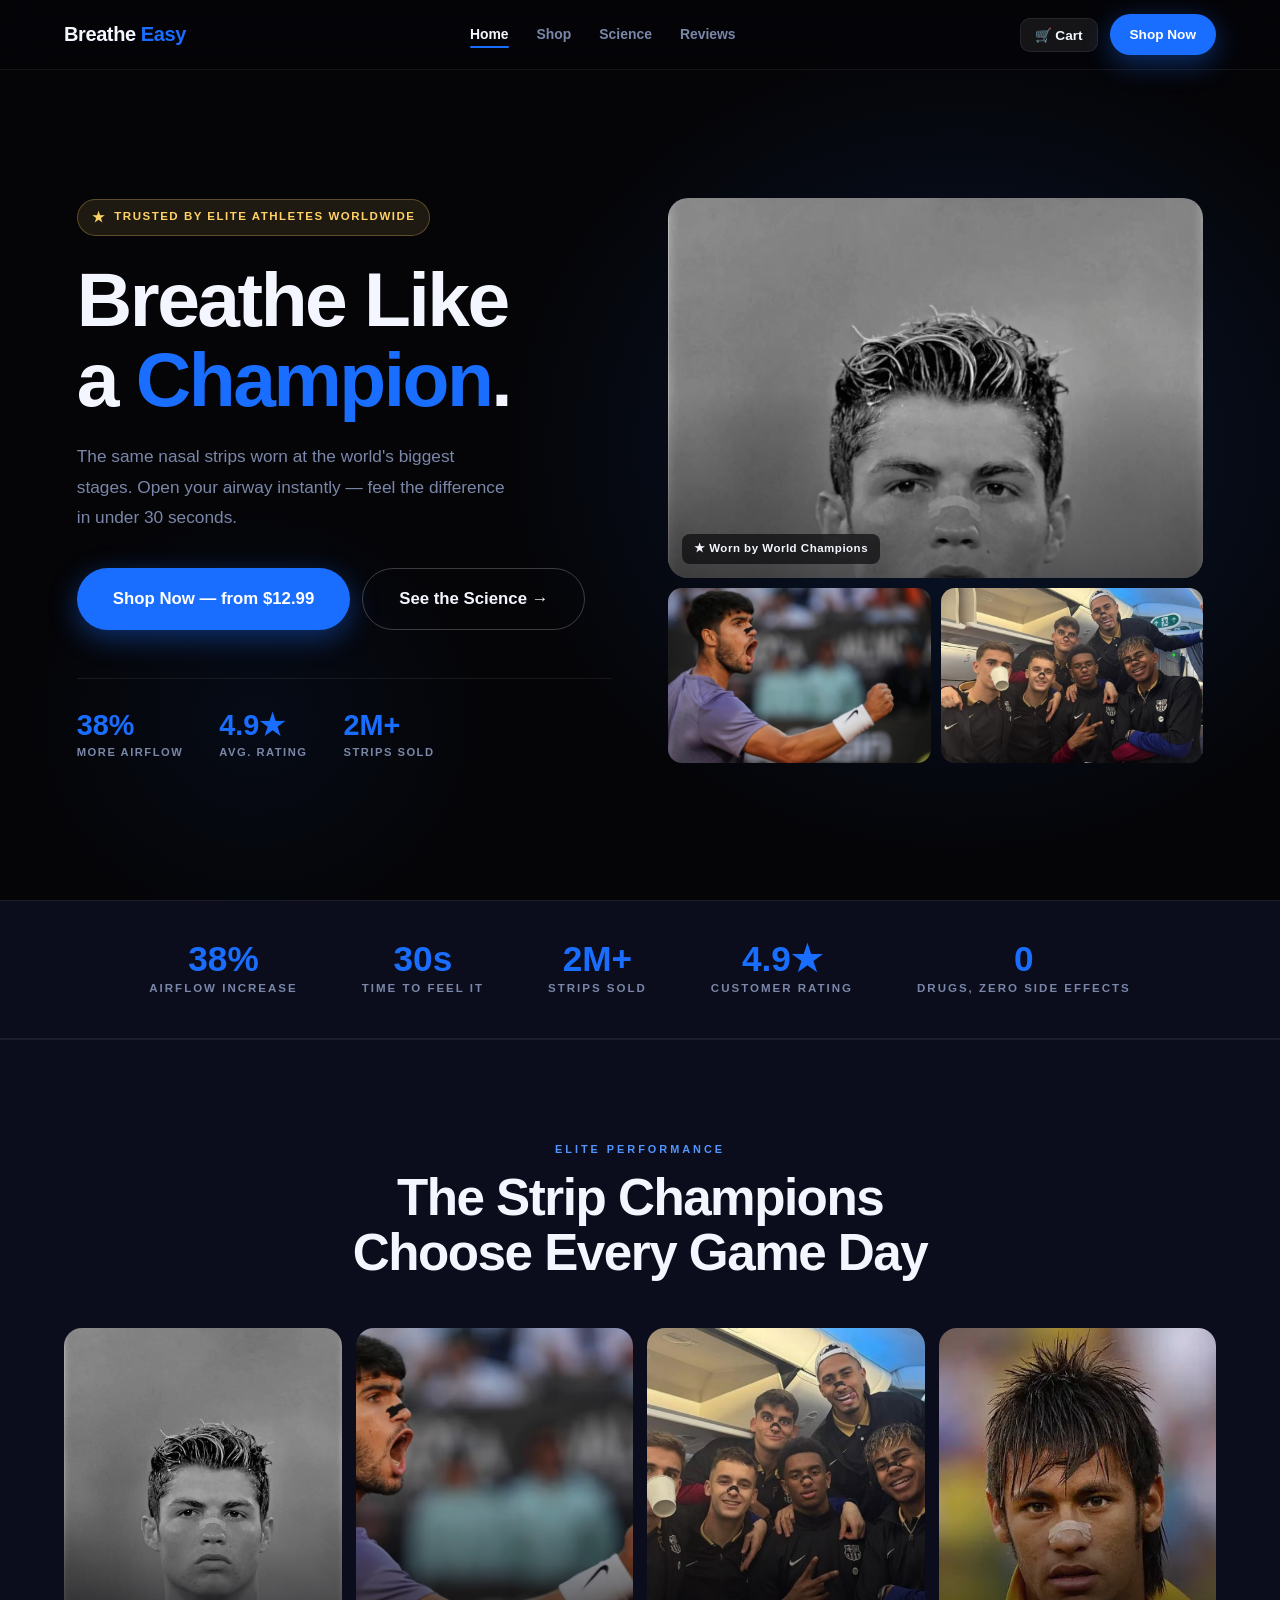
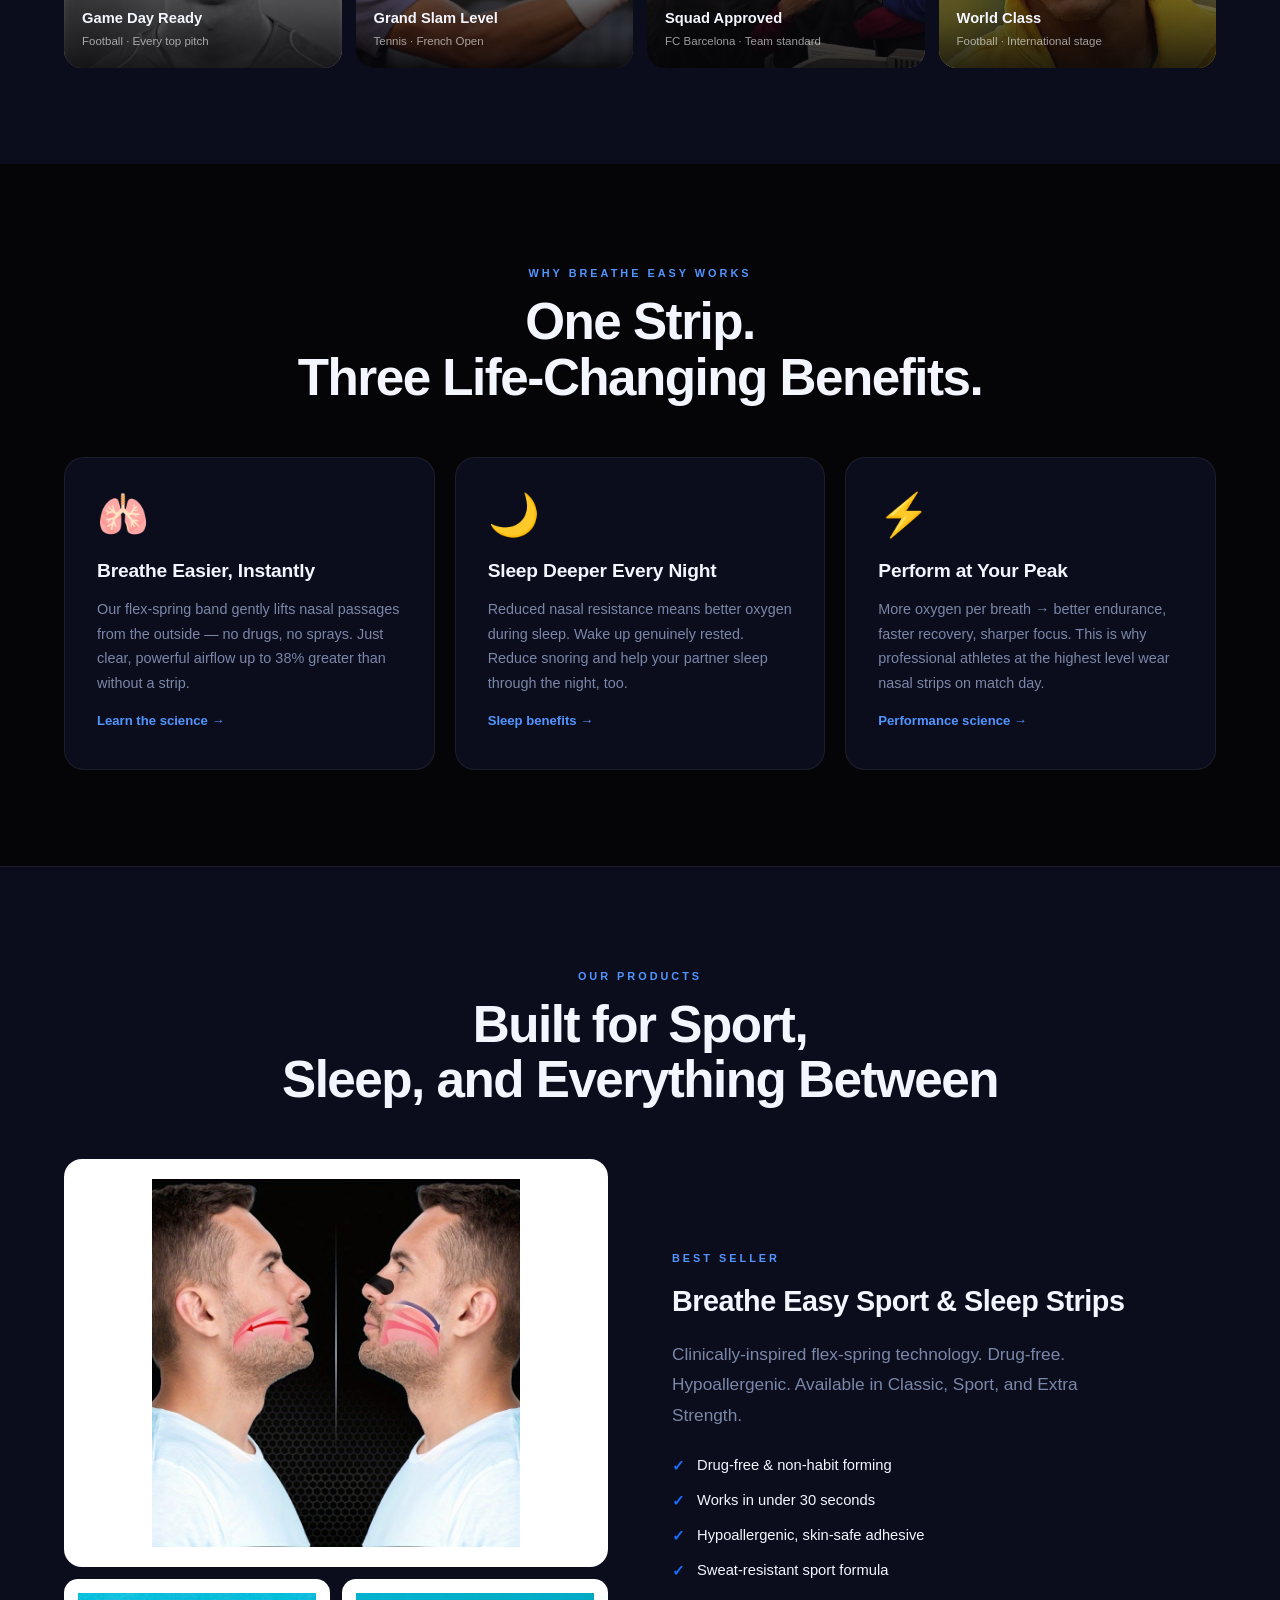
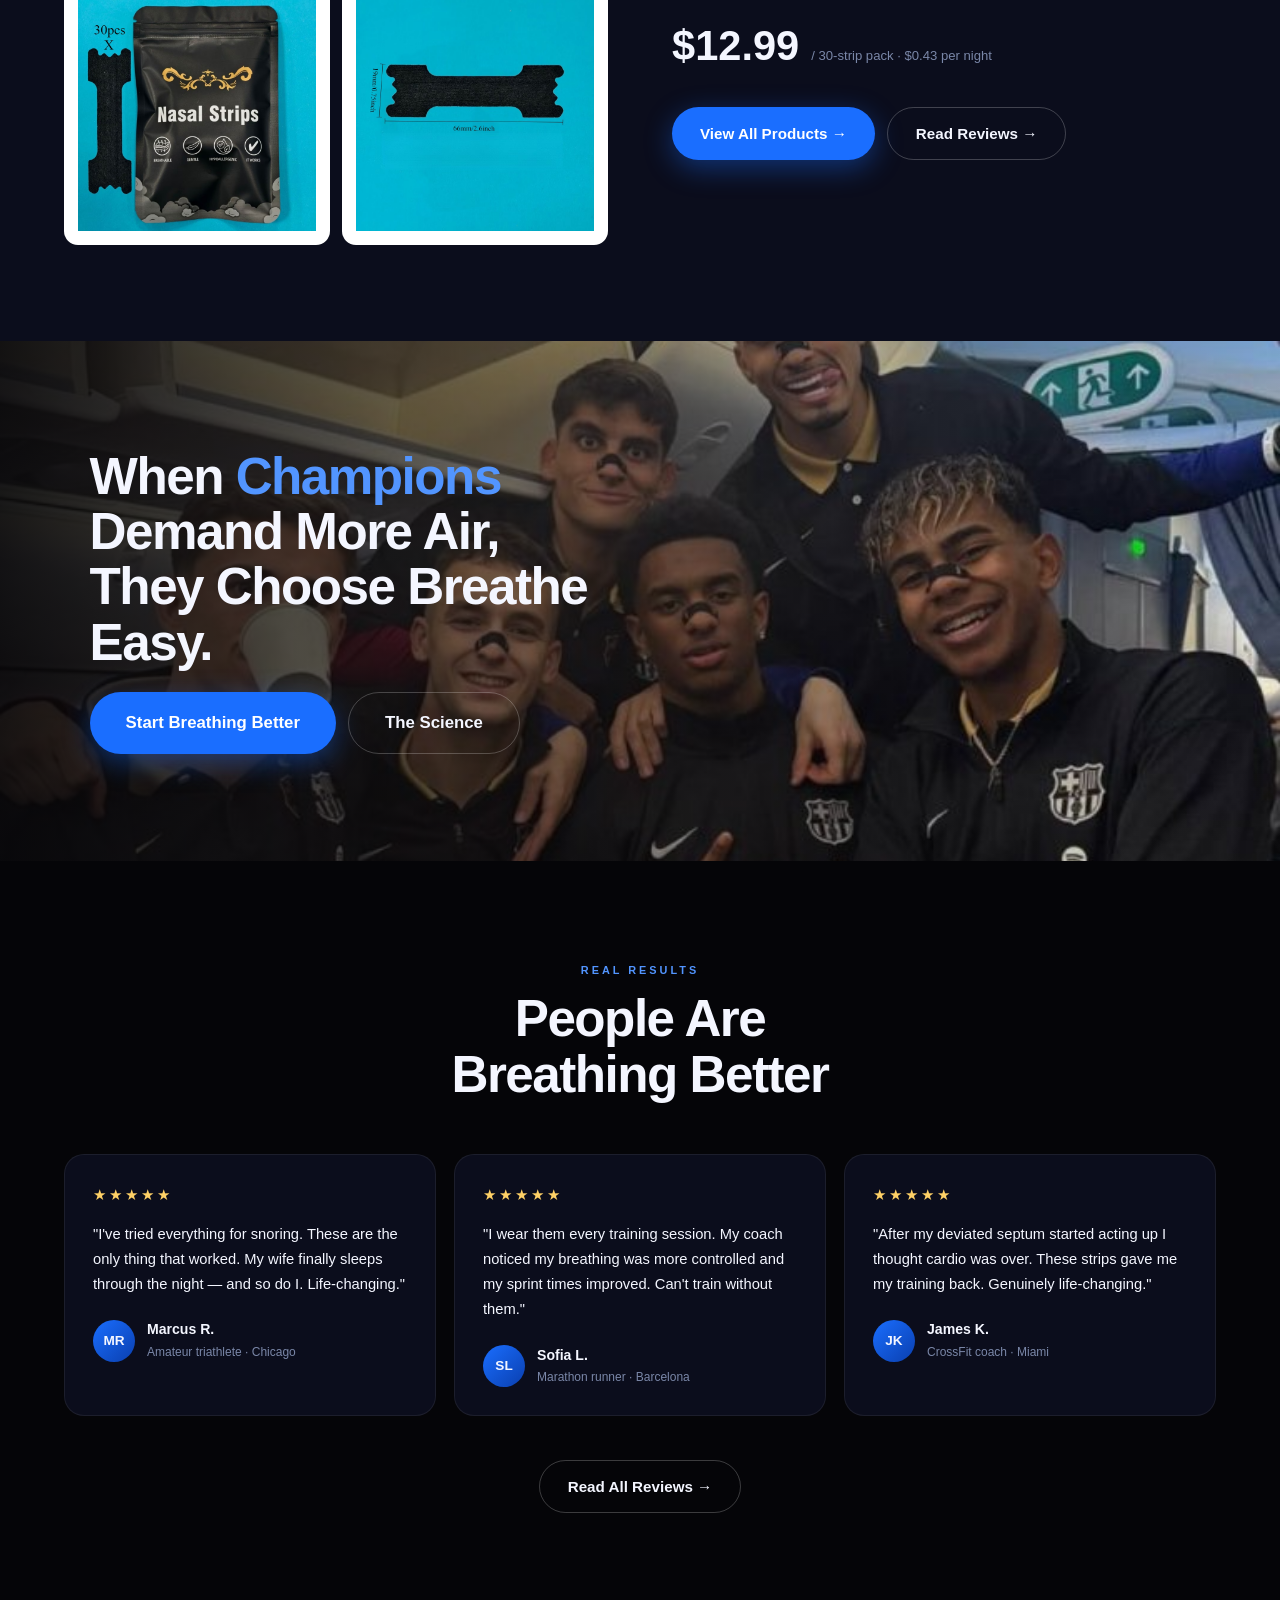
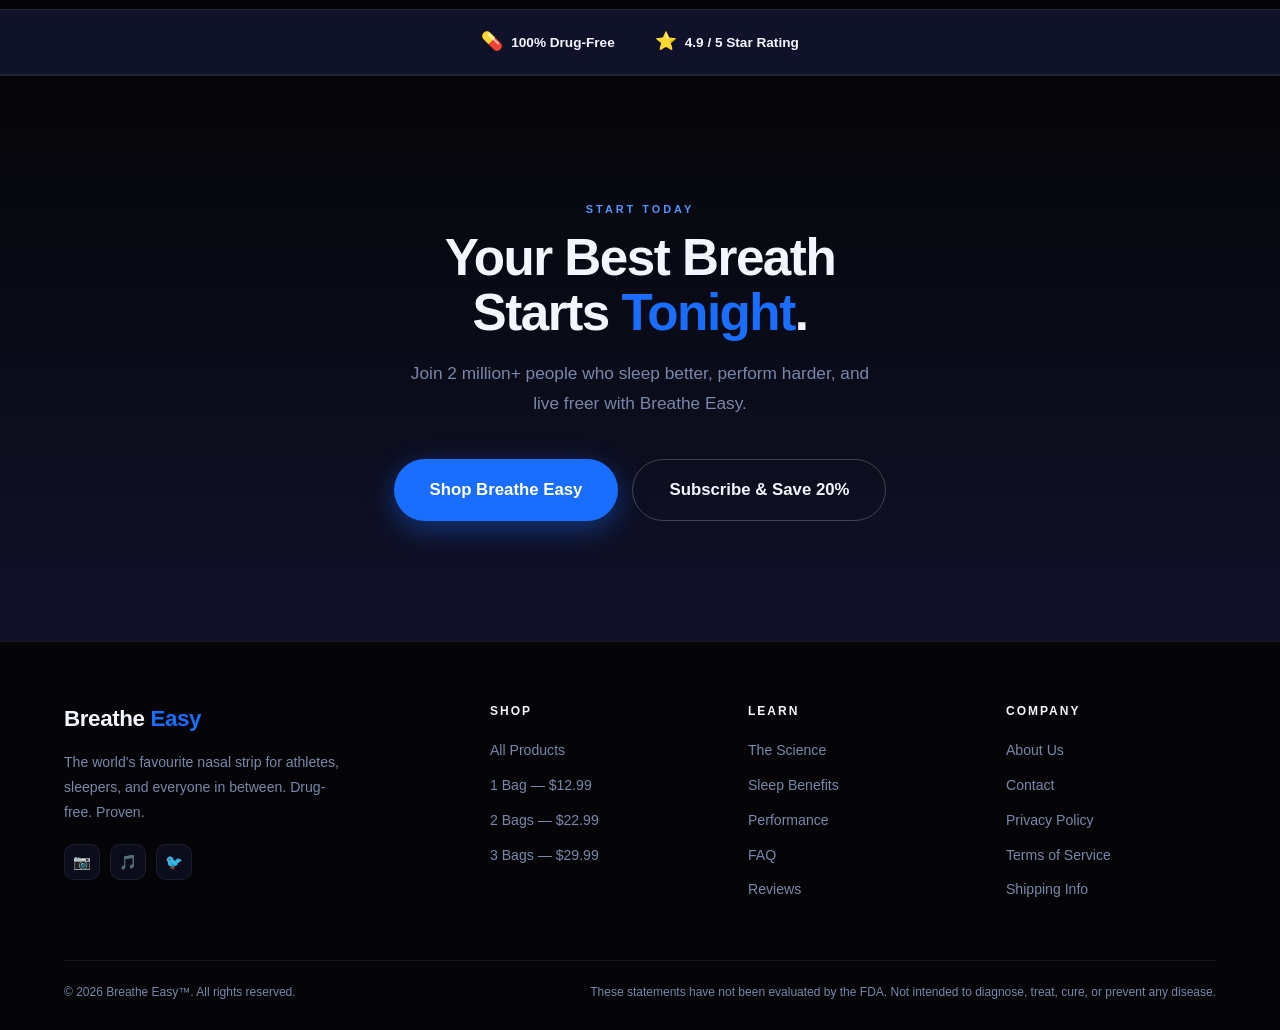
<file: index.html>
<!DOCTYPE html>
<html lang="en">
<head>
  <meta charset="UTF-8"/>
  <meta name="viewport" content="width=device-width, initial-scale=1.0"/>
  <title>Breathe Easy — Breathe Like a Champion</title>
  <link rel="stylesheet" href="bp-style.css"/>
  <style>
    /* ── HOME HERO ─────────────────────────────── */
    .hero {
      min-height: 100vh;
      display: grid;
      grid-template-columns: 1fr 1fr;
      align-items: center;
      gap: 56px;
      padding: 140px 6vw 80px;
      position: relative;
      overflow: hidden;
    }
    .hero::before {
      content: '';
      position: absolute; inset: 0;
      background:
        radial-gradient(ellipse 55% 70% at 75% 50%, rgba(26,110,255,.15) 0%, transparent 65%),
        radial-gradient(ellipse 30% 40% at 20% 80%, rgba(26,110,255,.06) 0%, transparent 60%);
      pointer-events: none;
    }
    .hero-text { position: relative; z-index: 1; }
    .hero-badge {
      display: inline-flex; align-items: center; gap: 8px;
      background: rgba(255,209,102,.1); border: 1px solid rgba(255,209,102,.28);
      color: var(--gold); font-size: .72rem; font-weight: 800;
      letter-spacing: 1.5px; text-transform: uppercase;
      padding: 7px 14px; border-radius: 100px; margin-bottom: 24px;
    }
    .hero-badge::before { content: '★'; font-size: .85rem; }
    .hero h1 { margin-bottom: 22px; }
    .hero .lead { max-width: 430px; margin-bottom: 36px; }
    .hero-ctas { display: flex; gap: 12px; flex-wrap: wrap; margin-bottom: 48px; }
    .hero-stats {
      display: flex; gap: 36px;
      padding-top: 32px;
      border-top: 1px solid var(--border);
      flex-wrap: wrap;
    }
    .hero-stat-num  { font-size: 1.8rem; font-weight: 900; line-height: 1; }
    .hero-stat-lbl  { font-size: .7rem; font-weight: 700; letter-spacing: 1.5px; text-transform: uppercase; color: var(--gray); margin-top: 4px; }

    /* hero image mosaic */
    .hero-mosaic {
      position: relative; z-index: 1;
      display: grid;
      grid-template-columns: 1fr 1fr;
      grid-template-rows: auto auto;
      gap: 10px;
    }
    .hero-main-img {
      grid-column: 1 / -1;
      height: 380px;
      border-radius: 20px;
      overflow: hidden;
      position: relative;
    }
    .hero-main-img img {
      width: 100%; height: 100%;
      object-fit: cover;
      object-position: 50% 18%;
    }
    .hero-main-img::after {
      content: '';
      position: absolute; inset: 0;
      background: linear-gradient(to top, rgba(5,5,8,.5) 0%, transparent 50%);
      pointer-events: none;
    }
    .hero-label {
      position: absolute; bottom: 14px; left: 14px; z-index: 1;
      background: rgba(5,5,8,.65); backdrop-filter: blur(10px);
      padding: 6px 12px; border-radius: 8px;
      font-size: .72rem; font-weight: 700; color: var(--white);
      letter-spacing: .5px;
    }
    .hero-sm-img {
      height: 175px;
      border-radius: 14px;
      overflow: hidden;
    }
    .hero-sm-img img {
      width: 100%; height: 100%;
      object-fit: cover;
    }
    .hero-sm-img.img-1 img { object-position: 50% 15%; }
    .hero-sm-img.img-2 img { object-position: 50% 30%; }

    /* ── ATHLETE GRID ──────────────────────────── */
    .athlete-section {
      background: var(--navy);
      padding: 96px 5vw;
      border-top: 1px solid var(--border);
    }
    .athlete-grid {
      display: grid;
      grid-template-columns: repeat(4, 1fr);
      gap: 14px;
      margin-top: 48px;
    }
    .athlete-card {
      position: relative;
      border-radius: 18px;
      overflow: hidden;
      cursor: pointer;
    }
    .athlete-card-img {
      width: 100%; height: 340px;
      object-fit: cover;
      transition: transform .55s ease;
      display: block;
    }
    .athlete-card-img.portrait { object-position: 50% 12%; }
    .athlete-card-img.action   { object-position: 50% 30%; }
    .athlete-card-img.group    { object-position: 50% 40%; }
    .athlete-card-img.bw       { object-position: 50% 15%; }

    .athlete-card:hover .athlete-card-img { transform: scale(1.06); }
    .athlete-overlay {
      position: absolute; inset: 0;
      background: linear-gradient(to top, rgba(5,5,8,.85) 0%, rgba(5,5,8,.1) 50%, transparent 100%);
    }
    .athlete-info {
      position: absolute; bottom: 18px; left: 18px; right: 18px;
      z-index: 1;
    }
    .athlete-name { font-size: .92rem; font-weight: 800; margin-bottom: 3px; }
    .athlete-desc { font-size: .72rem; color: rgba(255,255,255,.6); font-weight: 500; }

    /* ── BENEFITS ──────────────────────────────── */
    .benefits-section { padding: 96px 5vw; }
    .benefits-grid {
      display: grid;
      grid-template-columns: repeat(3, 1fr);
      gap: 20px;
      margin-top: 52px;
    }
    .benefit-card {
      background: var(--navy);
      border: 1px solid var(--border);
      border-radius: 20px;
      padding: 36px 32px;
      transition: border-color .2s, transform .25s;
    }
    .benefit-card:hover { border-color: rgba(26,110,255,.4); transform: translateY(-5px); }
    .benefit-icon { font-size: 2.6rem; margin-bottom: 20px; display: block; line-height: 1; }
    .benefit-card h3 { font-size: 1.2rem; font-weight: 800; margin-bottom: 12px; letter-spacing: -.2px; }
    .benefit-card p { font-size: .9rem; color: var(--gray); line-height: 1.7; }
    .benefit-link { display: inline-flex; align-items: center; gap: 6px; color: var(--blue-lt); font-size: .82rem; font-weight: 700; margin-top: 16px; transition: gap .2s; }
    .benefit-link:hover { gap: 10px; }

    /* ── PRODUCT PREVIEW ───────────────────────── */
    .product-preview {
      background: var(--navy);
      padding: 96px 5vw;
      border-top: 1px solid var(--border);
    }
    .preview-layout {
      display: grid;
      grid-template-columns: 1fr 1fr;
      gap: 64px;
      align-items: center;
      margin-top: 52px;
    }
    .preview-imgs {
      display: grid;
      grid-template-columns: 1fr 1fr;
      gap: 12px;
    }
    .p-img-main {
      grid-column: 1 / -1;
      aspect-ratio: 4/3;
      background: #fff;
      border-radius: 18px;
      overflow: hidden;
      display: flex; align-items: center; justify-content: center;
    }
    .p-img-main img {
      width: 100%; height: 100%;
      object-fit: contain;
      padding: 20px;
    }
    .p-img-sm {
      aspect-ratio: 1;
      background: #fff;
      border-radius: 14px;
      overflow: hidden;
      display: flex; align-items: center; justify-content: center;
    }
    .p-img-sm img {
      width: 100%; height: 100%;
      object-fit: contain;
      padding: 14px;
    }
    .preview-info .lead { max-width: 420px; margin-bottom: 24px; }
    .feature-list { margin-bottom: 32px; }
    .feature-list li {
      display: flex; align-items: flex-start; gap: 12px;
      font-size: .92rem; color: var(--white);
      margin-bottom: 12px; line-height: 1.5;
    }
    .feature-check { color: var(--blue); font-weight: 900; flex-shrink: 0; margin-top: 1px; }
    .price-block { display: flex; align-items: baseline; gap: 12px; margin-bottom: 28px; }
    .price-main { font-size: 2.6rem; font-weight: 900; }
    .price-note { font-size: .82rem; color: var(--gray); }
    .preview-ctas { display: flex; gap: 12px; flex-wrap: wrap; }

    /* ── BANNER ────────────────────────────────── */
    .banner {
      position: relative; overflow: hidden; height: 520px;
    }
    .banner-bg {
      width: 100%; height: 100%;
      object-fit: cover;
      object-position: 50% 35%;
      display: block;
    }
    .banner-overlay {
      position: absolute; inset: 0;
      background: linear-gradient(to right, rgba(5,5,8,.92) 0%, rgba(5,5,8,.4) 55%, rgba(5,5,8,.05) 100%);
      display: flex; align-items: center; padding: 0 7vw;
    }
    .banner-content h2 { max-width: 520px; margin-bottom: 22px; }
    .banner-content h2 em { font-style: normal; color: var(--blue-lt); }
    .banner-ctas { display: flex; gap: 12px; flex-wrap: wrap; }

    /* ── TESTIMONIALS PREVIEW ──────────────────── */
    .testi-section { padding: 96px 5vw; }
    .testi-grid {
      display: grid;
      grid-template-columns: repeat(3, 1fr);
      gap: 18px;
      margin-top: 52px;
    }
    .testi-card {
      background: var(--navy);
      border: 1px solid var(--border);
      border-radius: 20px;
      padding: 28px;
    }
    .stars { color: var(--gold); font-size: .95rem; letter-spacing: 3px; margin-bottom: 16px; }
    .testi-text { font-size: .92rem; line-height: 1.7; color: var(--white); margin-bottom: 22px; }
    .testi-author { display: flex; align-items: center; gap: 12px; }
    .testi-avatar {
      width: 42px; height: 42px; border-radius: 50%; flex-shrink: 0;
      background: linear-gradient(135deg, var(--blue) 0%, var(--blue-dk) 100%);
      display: flex; align-items: center; justify-content: center;
      font-size: .85rem; font-weight: 900;
    }
    .testi-name { font-size: .88rem; font-weight: 700; }
    .testi-role { font-size: .75rem; color: var(--gray); margin-top: 2px; }
    .testi-footer { display: flex; justify-content: center; margin-top: 44px; }

    /* ── CTA SECTION ───────────────────────────── */
    .cta-section {
      padding: 120px 5vw;
      background: linear-gradient(180deg, var(--black) 0%, var(--navy2) 100%);
      border-top: 1px solid var(--border);
      text-align: center;
    }
    .cta-section .h-lg { max-width: 640px; margin: 0 auto 18px; }
    .cta-section .lead { max-width: 460px; margin: 0 auto 40px; }
    .cta-section .ctas { display: flex; justify-content: center; gap: 14px; flex-wrap: wrap; }

    /* ── RESPONSIVE ────────────────────────────── */
    @media (max-width: 900px) {
      .hero                { grid-template-columns: 1fr; padding: 120px 5vw 64px; gap: 40px; }
      .hero-mosaic         { display: none; }
      .athlete-grid        { grid-template-columns: 1fr 1fr; }
      .benefits-grid       { grid-template-columns: 1fr; }
      .preview-layout      { grid-template-columns: 1fr; }
      .testi-grid          { grid-template-columns: 1fr; }
      .banner              { height: 400px; }
      .banner-overlay      { padding: 0 5vw; }
    }
    @media (max-width: 600px) {
      .hero-ctas           { flex-direction: column; }
      .athlete-grid        { grid-template-columns: 1fr 1fr; gap: 8px; }
      .athlete-card-img    { height: 240px; }
      .preview-imgs        { grid-template-columns: 1fr; }
      .p-img-main          { grid-column: auto; }
      .banner              { height: 340px; }
    }
  </style>
</head>
<body>

<!-- ═══ NAV ═══════════════════════════════════════ -->
<nav class="nav">
  <a href="index.html" class="nav-logo">Breathe <span>Easy</span></a>
  <ul class="nav-links">
    <li><a href="index.html"    class="active">Home</a></li>
    <li><a href="shop.html">Shop</a></li>
    <li><a href="science.html">Science</a></li>
    <li><a href="reviews.html">Reviews</a></li>
  </ul>
  <div class="nav-right">
    <button class="cart-nav-btn" onclick="openCart()">🛒 Cart<span class="cart-badge" style="display:none">0</span></button>
    <a href="shop.html" class="btn btn-primary btn-sm">Shop Now</a>
  </div>
</nav>

<!-- ═══ HERO ═══════════════════════════════════════ -->
<section class="hero">
  <div class="hero-text">
    <div class="hero-badge">Trusted by Elite Athletes Worldwide</div>
    <h1 class="h-xl">Breathe Like<br>a <span class="blue">Champion</span>.</h1>
    <p class="lead">The same nasal strips worn at the world's biggest stages. Open your airway instantly — feel the difference in under 30 seconds.</p>
    <div class="hero-ctas">
      <a href="shop.html"    class="btn btn-primary btn-lg">Shop Now — from $12.99</a>
      <a href="science.html" class="btn btn-ghost   btn-lg">See the Science →</a>
    </div>
    <div class="hero-stats">
      <div class="hero-stat">
        <div class="hero-stat-num blue">38%</div>
        <div class="hero-stat-lbl">More Airflow</div>
      </div>
      <div class="hero-stat">
        <div class="hero-stat-num blue">4.9★</div>
        <div class="hero-stat-lbl">Avg. Rating</div>
      </div>
      <div class="hero-stat">
        <div class="hero-stat-num blue">2M+</div>
        <div class="hero-stat-lbl">Strips Sold</div>
      </div>
    </div>
  </div>

  <div class="hero-mosaic">
    <div class="hero-main-img">
      <img src="50f667ba3021f38afb29d88b24887a69.jpg"
           alt="Elite athlete wearing Breathe Easy nasal strip"
           onerror="this.closest('.hero-main-img').style.background='var(--navy)'"/>
      <div class="hero-label">★ Worn by World Champions</div>
    </div>
    <div class="hero-sm-img img-1">
      <img src="French_Open_Nose_Strips_Tennis_09439-1.webp"
           alt="Grand Slam tennis player with nasal strip"
           onerror="this.closest('.hero-sm-img').style.background='var(--navy2)'"/>
    </div>
    <div class="hero-sm-img img-2">
      <img src="Curious-About-the-Nasal-Strip-Hansi-Flick-Made-Mandatory-for-Barca-Players-Heres-What-they-Cost-768x576.jpg"
           alt="FC Barcelona squad with nasal strips"
           onerror="this.closest('.hero-sm-img').style.background='var(--navy2)'"/>
    </div>
  </div>
</section>

<!-- ═══ STATS BAR ══════════════════════════════════ -->
<div class="stats-row">
  <div class="stat-item"><div class="stat-num blue">38%</div><div class="stat-lbl">Airflow Increase</div></div>
  <div class="stat-item"><div class="stat-num blue">30s</div><div class="stat-lbl">Time to Feel It</div></div>
  <div class="stat-item"><div class="stat-num blue">2M+</div><div class="stat-lbl">Strips Sold</div></div>
  <div class="stat-item"><div class="stat-num blue">4.9★</div><div class="stat-lbl">Customer Rating</div></div>
  <div class="stat-item"><div class="stat-num blue">0</div><div class="stat-lbl">Drugs, Zero Side Effects</div></div>
</div>

<!-- ═══ ATHLETE SOCIAL PROOF ══════════════════════ -->
<section class="athlete-section">
  <div class="tc">
    <span class="eyebrow">Elite Performance</span>
    <h2 class="h-lg">The Strip Champions<br>Choose Every Game Day</h2>
  </div>
  <div class="athlete-grid">
    <div class="athlete-card">
      <img class="athlete-card-img portrait"
           src="50f667ba3021f38afb29d88b24887a69.jpg"
           alt="Champion footballer wearing Breathe Easy nasal strip"
           onerror="this.style.cssText='width:100%;height:340px;display:block;background:var(--navy2)'"/>
      <div class="athlete-overlay"></div>
      <div class="athlete-info">
        <div class="athlete-name">Game Day Ready</div>
        <div class="athlete-desc">Football · Every top pitch</div>
      </div>
    </div>
    <div class="athlete-card">
      <img class="athlete-card-img action"
           src="French_Open_Nose_Strips_Tennis_09439-1.webp"
           alt="Grand Slam tennis player with Breathe Easy strip"
           onerror="this.style.cssText='width:100%;height:340px;display:block;background:var(--navy2)'"/>
      <div class="athlete-overlay"></div>
      <div class="athlete-info">
        <div class="athlete-name">Grand Slam Level</div>
        <div class="athlete-desc">Tennis · French Open</div>
      </div>
    </div>
    <div class="athlete-card">
      <img class="athlete-card-img group"
           src="Curious-About-the-Nasal-Strip-Hansi-Flick-Made-Mandatory-for-Barca-Players-Heres-What-they-Cost-768x576.jpg"
           alt="FC Barcelona squad wearing nasal strips"
           onerror="this.style.cssText='width:100%;height:340px;display:block;background:var(--navy2)'"/>
      <div class="athlete-overlay"></div>
      <div class="athlete-info">
        <div class="athlete-name">Squad Approved</div>
        <div class="athlete-desc">FC Barcelona · Team standard</div>
      </div>
    </div>
    <div class="athlete-card">
      <img class="athlete-card-img bw"
           src="download.webp"
           alt="World champion footballer with Breathe Easy strip"
           onerror="this.style.cssText='width:100%;height:340px;display:block;background:var(--navy2)'"/>
      <div class="athlete-overlay"></div>
      <div class="athlete-info">
        <div class="athlete-name">World Class</div>
        <div class="athlete-desc">Football · International stage</div>
      </div>
    </div>
  </div>
</section>

<!-- ═══ BENEFITS ════════════════════════════════════ -->
<section class="benefits-section">
  <div class="tc">
    <span class="eyebrow">Why Breathe Easy Works</span>
    <h2 class="h-lg">One Strip.<br>Three Life-Changing Benefits.</h2>
  </div>
  <div class="benefits-grid">
    <div class="benefit-card">
      <span class="benefit-icon">🫁</span>
      <h3>Breathe Easier, Instantly</h3>
      <p>Our flex-spring band gently lifts nasal passages from the outside — no drugs, no sprays. Just clear, powerful airflow up to 38% greater than without a strip.</p>
      <a href="science.html" class="benefit-link">Learn the science →</a>
    </div>
    <div class="benefit-card">
      <span class="benefit-icon">🌙</span>
      <h3>Sleep Deeper Every Night</h3>
      <p>Reduced nasal resistance means better oxygen during sleep. Wake up genuinely rested. Reduce snoring and help your partner sleep through the night, too.</p>
      <a href="science.html#sleep" class="benefit-link">Sleep benefits →</a>
    </div>
    <div class="benefit-card">
      <span class="benefit-icon">⚡</span>
      <h3>Perform at Your Peak</h3>
      <p>More oxygen per breath → better endurance, faster recovery, sharper focus. This is why professional athletes at the highest level wear nasal strips on match day.</p>
      <a href="science.html#performance" class="benefit-link">Performance science →</a>
    </div>
  </div>
</section>

<!-- ═══ PRODUCT PREVIEW ═════════════════════════════ -->
<section class="product-preview">
  <div class="tc">
    <span class="eyebrow">Our Products</span>
    <h2 class="h-lg">Built for Sport,<br>Sleep, and Everything Between</h2>
  </div>
  <div class="preview-layout">
    <div class="preview-imgs">
      <div class="p-img-main">
        <img src="c2b96a36c9344ca6b4f79a042022bb4f-goods.avif"
             alt="Breathe Easy Classic nasal strips"
             onerror="this.closest('.p-img-main').style.background='var(--navy)'"/>
      </div>
      <div class="p-img-sm">
        <img src="98c3c7c19d0548a799c0039fc4c945e0-goods.avif"
             alt="Breathe Easy Sport strips"
             onerror="this.closest('.p-img-sm').style.background='var(--navy)'"/>
      </div>
      <div class="p-img-sm">
        <img src="cda14951d7774d37b99d8506fc2a04be-goods.avif"
             alt="Breathe Easy Extra Strength"
             onerror="this.closest('.p-img-sm').style.background='var(--navy)'"/>
      </div>
    </div>

    <div class="preview-info">
      <span class="eyebrow">Best Seller</span>
      <h2 class="h-md" style="margin-bottom:16px;">Breathe Easy Sport &amp; Sleep Strips</h2>
      <p class="lead">Clinically-inspired flex-spring technology. Drug-free. Hypoallergenic. Available in Classic, Sport, and Extra Strength.</p>
      <ul class="feature-list">
        <li><span class="feature-check">✓</span> Drug-free &amp; non-habit forming</li>
        <li><span class="feature-check">✓</span> Works in under 30 seconds</li>
        <li><span class="feature-check">✓</span> Hypoallergenic, skin-safe adhesive</li>
        <li><span class="feature-check">✓</span> Sweat-resistant sport formula</li>
      </ul>
      <div class="price-block">
        <span class="price-main">$12.99</span>
        <span class="price-note">/ 30-strip pack · $0.43 per night</span>
      </div>
      <div class="preview-ctas">
        <a href="shop.html"              class="btn btn-primary">View All Products →</a>
        <a href="reviews.html"            class="btn btn-ghost">Read Reviews →</a>
      </div>
    </div>
  </div>
</section>

<!-- ═══ BANNER ══════════════════════════════════════ -->
<div class="banner">
  <img class="banner-bg"
       src="Curious-About-the-Nasal-Strip-Hansi-Flick-Made-Mandatory-for-Barca-Players-Heres-What-they-Cost-768x576.jpg"
       alt="FC Barcelona players all wearing Breathe Easy nasal strips"
       onerror="this.style.cssText='width:100%;height:100%;display:block;background:var(--navy2)'"/>
  <div class="banner-overlay">
    <div class="banner-content">
      <h2 class="h-lg">When <em>Champions</em><br>Demand More Air,<br>They Choose Breathe Easy.</h2>
      <div class="banner-ctas">
        <a href="shop.html"    class="btn btn-primary btn-lg">Start Breathing Better</a>
        <a href="science.html" class="btn btn-ghost   btn-lg">The Science</a>
      </div>
    </div>
  </div>
</div>

<!-- ═══ TESTIMONIALS ════════════════════════════════ -->
<section class="testi-section">
  <div class="tc">
    <span class="eyebrow">Real Results</span>
    <h2 class="h-lg">People Are<br>Breathing Better</h2>
  </div>
  <div class="testi-grid">
    <div class="testi-card">
      <div class="stars">★★★★★</div>
      <p class="testi-text">"I've tried everything for snoring. These are the only thing that worked. My wife finally sleeps through the night — and so do I. Life-changing."</p>
      <div class="testi-author">
        <div class="testi-avatar">MR</div>
        <div>
          <div class="testi-name">Marcus R.</div>
          <div class="testi-role">Amateur triathlete · Chicago</div>
        </div>
      </div>
    </div>
    <div class="testi-card">
      <div class="stars">★★★★★</div>
      <p class="testi-text">"I wear them every training session. My coach noticed my breathing was more controlled and my sprint times improved. Can't train without them."</p>
      <div class="testi-author">
        <div class="testi-avatar">SL</div>
        <div>
          <div class="testi-name">Sofia L.</div>
          <div class="testi-role">Marathon runner · Barcelona</div>
        </div>
      </div>
    </div>
    <div class="testi-card">
      <div class="stars">★★★★★</div>
      <p class="testi-text">"After my deviated septum started acting up I thought cardio was over. These strips gave me my training back. Genuinely life-changing."</p>
      <div class="testi-author">
        <div class="testi-avatar">JK</div>
        <div>
          <div class="testi-name">James K.</div>
          <div class="testi-role">CrossFit coach · Miami</div>
        </div>
      </div>
    </div>
  </div>
  <div class="testi-footer">
    <a href="reviews.html" class="btn btn-ghost">Read All Reviews →</a>
  </div>
</section>

<!-- ═══ GUARANTEE BAR ══════════════════════════════ -->
<div class="guarantee-bar">
  <div class="guar-item"><span class="guar-icon">💊</span>100% Drug-Free</div>
  <div class="guar-item"><span class="guar-icon">⭐</span>4.9 / 5 Star Rating</div>
</div>

<!-- ═══ FINAL CTA ════════════════════════════════════ -->
<section class="cta-section">
  <span class="eyebrow">Start Today</span>
  <h2 class="h-lg">Your Best Breath<br>Starts <span class="blue">Tonight</span>.</h2>
  <p class="lead">Join 2 million+ people who sleep better, perform harder, and live freer with Breathe Easy.</p>
  <div class="ctas">
    <a href="shop.html"           class="btn btn-primary btn-lg">Shop Breathe Easy</a>
    <a href="shop.html#subscribe" class="btn btn-ghost   btn-lg">Subscribe &amp; Save 20%</a>
  </div>
</section>

<!-- ═══ FOOTER ══════════════════════════════════════ -->
<footer class="footer">
  <div class="footer-top">
    <div class="footer-brand">
      <div class="nav-logo">Breathe <span style="color:var(--blue)">Easy</span></div>
      <p>The world's favourite nasal strip for athletes, sleepers, and everyone in between. Drug-free. Proven.</p>
      <div class="footer-socials">
        <a href="#" class="footer-social-btn" aria-label="Instagram">📷</a>
        <a href="#" class="footer-social-btn" aria-label="TikTok">🎵</a>
        <a href="#" class="footer-social-btn" aria-label="Twitter">🐦</a>
      </div>
    </div>
    <div class="footer-col">
      <h5>Shop</h5>
      <ul>
        <li><a href="shop.html">All Products</a></li>
        <li><a href="shop.html">1 Bag — $12.99</a></li>
        <li><a href="shop.html">2 Bags — $22.99</a></li>
        <li><a href="shop.html">3 Bags — $29.99</a></li>
      </ul>
    </div>
    <div class="footer-col">
      <h5>Learn</h5>
      <ul>
        <li><a href="science.html">The Science</a></li>
        <li><a href="science.html#sleep">Sleep Benefits</a></li>
        <li><a href="science.html#performance">Performance</a></li>
        <li><a href="science.html#faq">FAQ</a></li>
        <li><a href="reviews.html">Reviews</a></li>
      </ul>
    </div>
    <div class="footer-col">
      <h5>Company</h5>
      <ul>
        <li><a href="about.html">About Us</a></li>
        <li><a href="about.html#contact">Contact</a></li>
        <li><a href="privacy.html">Privacy Policy</a></li>
        <li><a href="terms.html">Terms of Service</a></li>
        <li><a href="terms.html#shipping">Shipping Info</a></li>
      </ul>
    </div>
  </div>
  <div class="footer-bottom">
    <p>© 2026 Breathe Easy™. All rights reserved.</p>
    <p>These statements have not been evaluated by the FDA. Not intended to diagnose, treat, cure, or prevent any disease.</p>
  </div>
</footer>

<!-- ═══ CART DRAWER ══════════════════════════════ -->
<div id="cart-overlay" onclick="closeCart()"></div>
<div id="cart-drawer">
  <div class="cart-header">
    <h3>Your Cart</h3>
    <button class="cart-close-btn" onclick="closeCart()">✕</button>
  </div>
  <div id="cart-items"><p class="cart-empty">Your cart is empty.</p></div>
  <div class="cart-footer" id="cart-footer-zone" style="display:none">
    <div class="cart-subtotal">
      <span>Subtotal</span><span id="cart-subtotal-amount">$0.00</span>
    </div>
    <div class="cart-free-ship" id="cart-free-ship" style="font-size:.8rem;margin-bottom:14px;min-height:18px;"></div>
    <button class="cart-checkout-btn" onclick="goToCheckout()">Checkout →</button>
    <p class="cart-secure">🔒 Secure checkout via Stripe</p>
  </div>
</div>
<script src="bp-cart.js"></script>
</body>
</html>
</file>
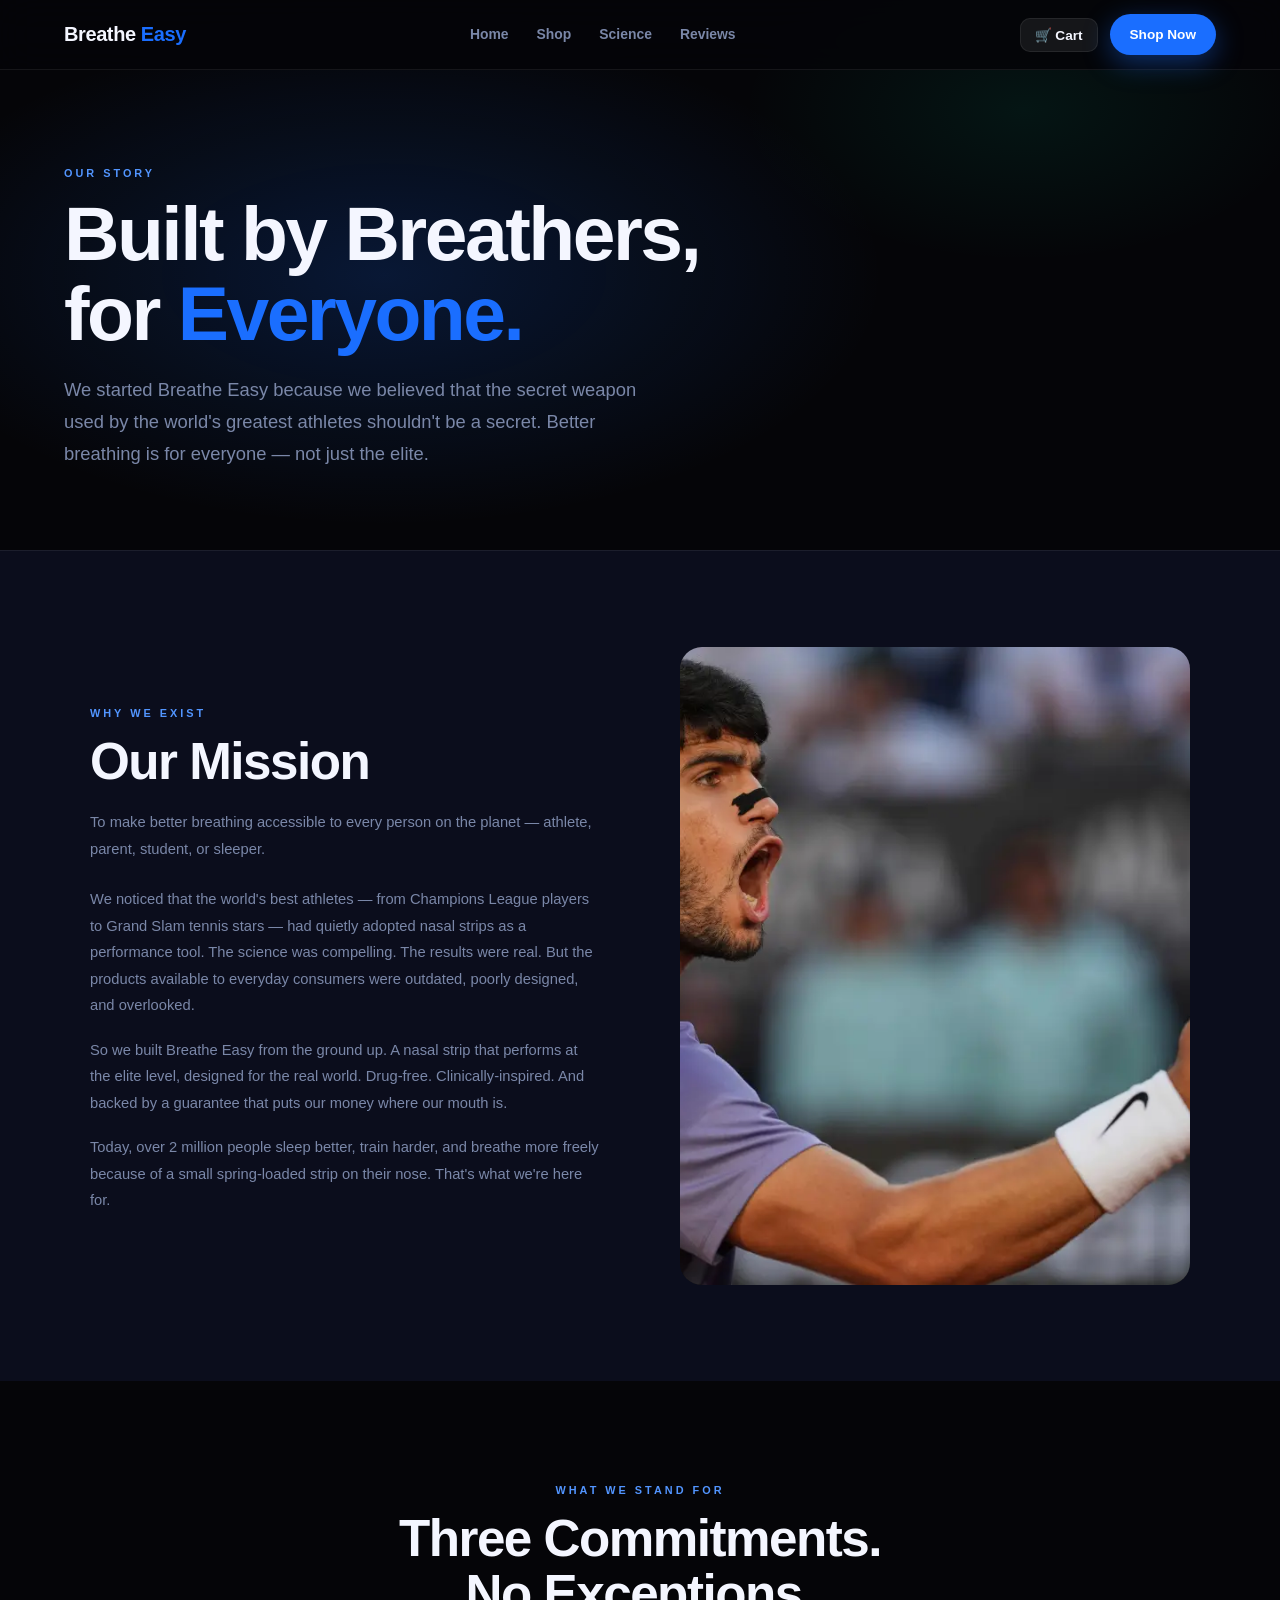
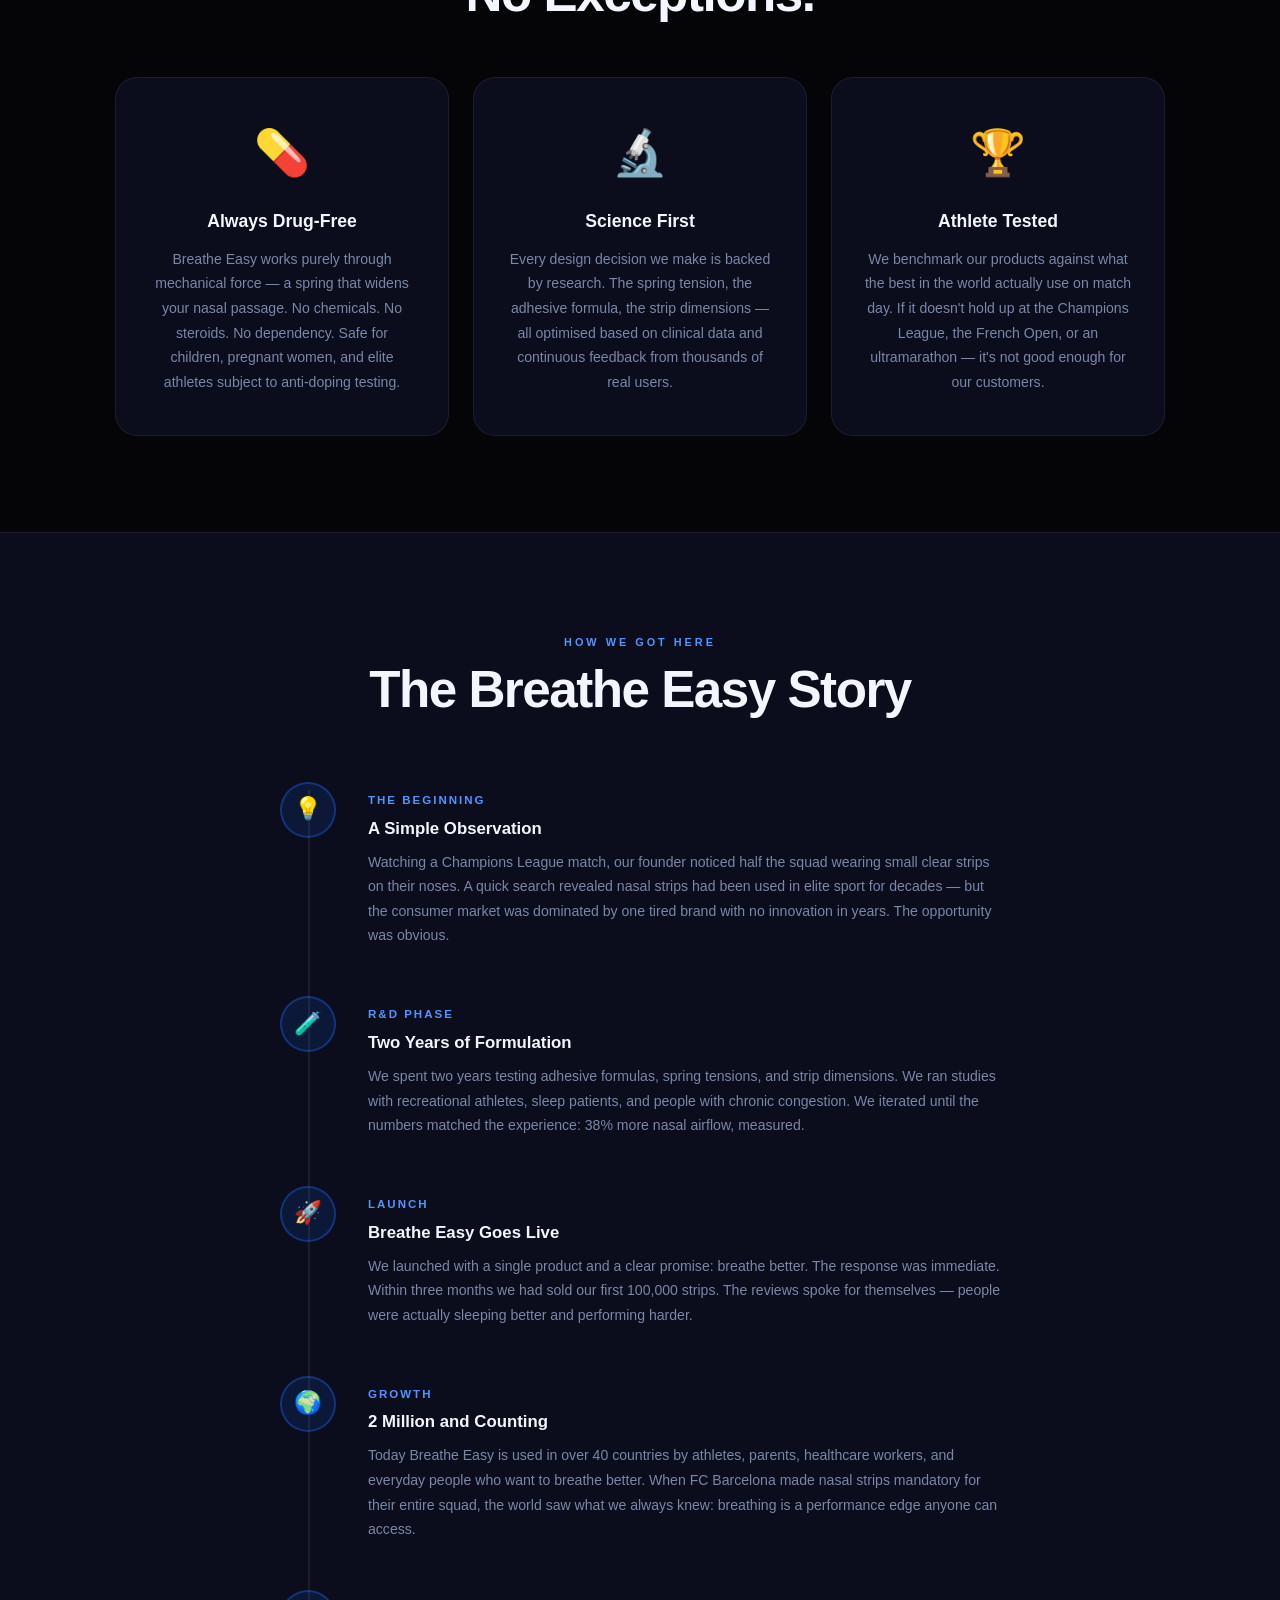
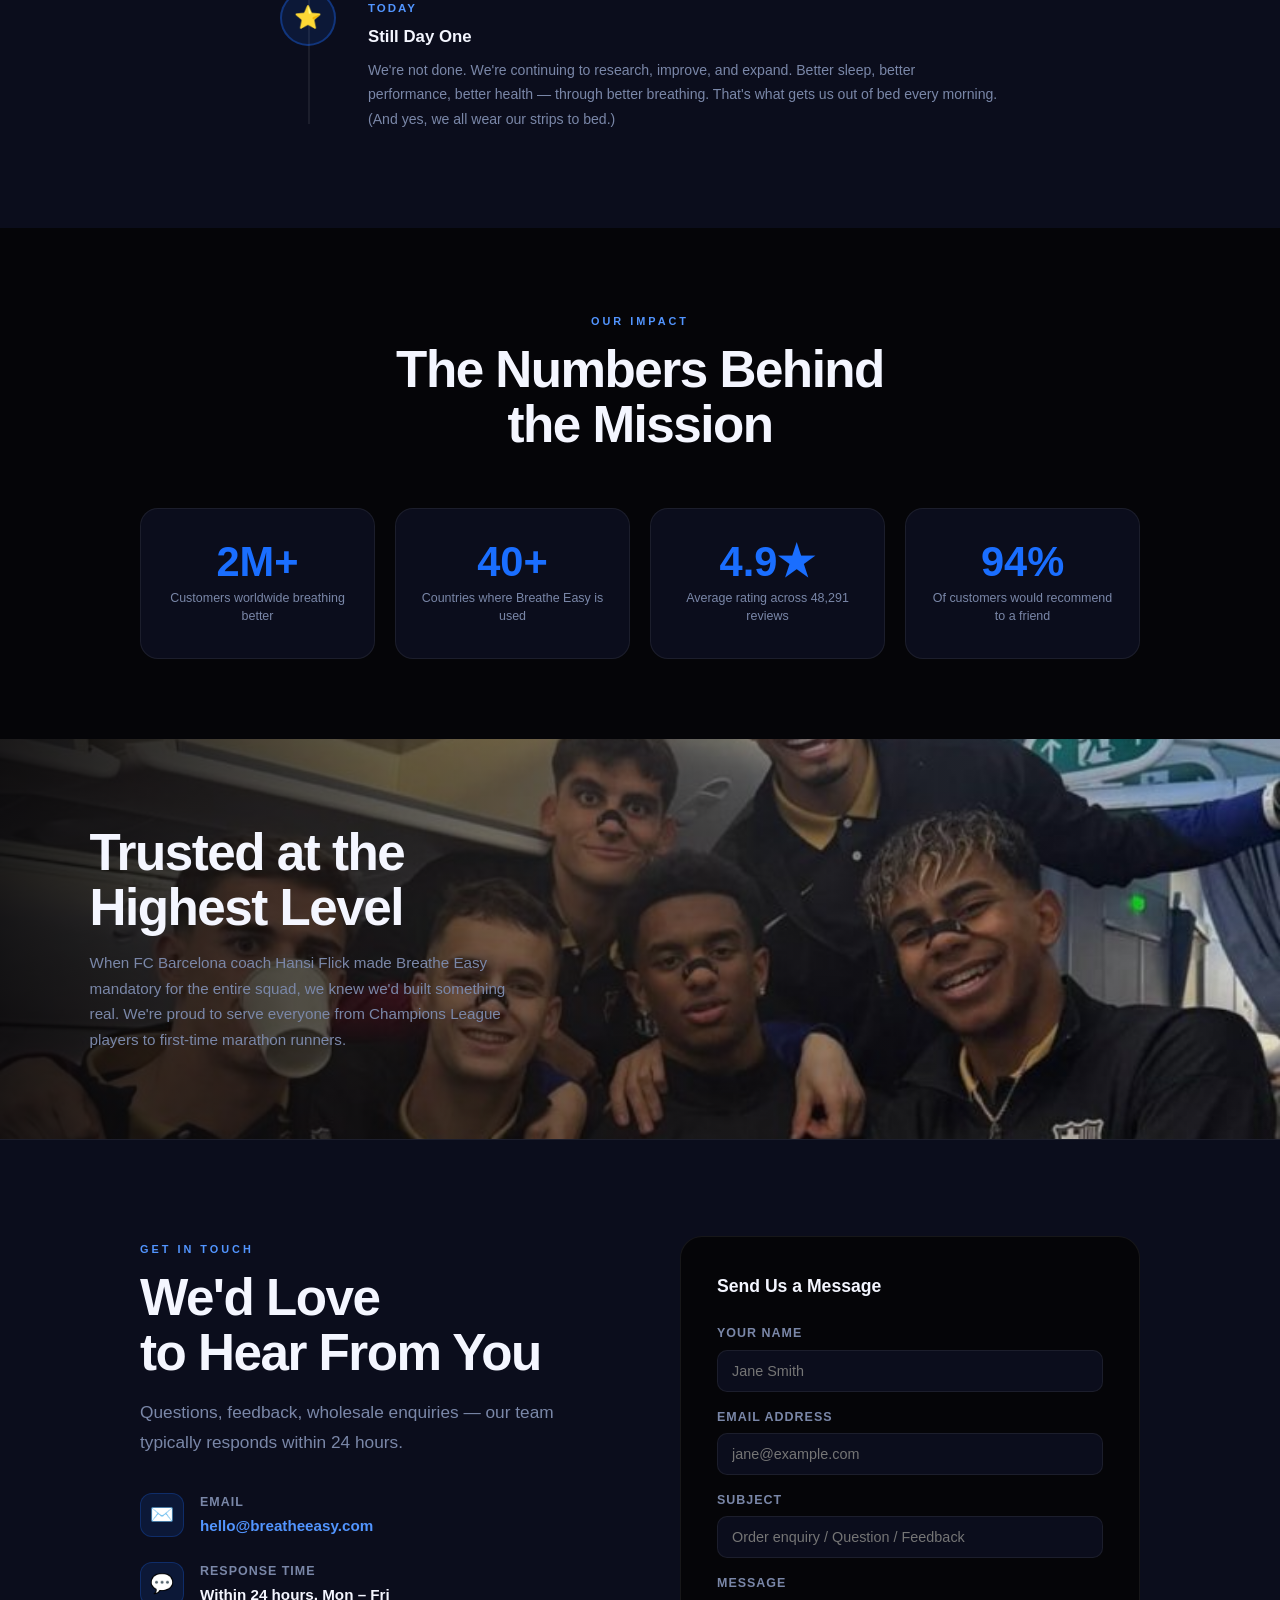
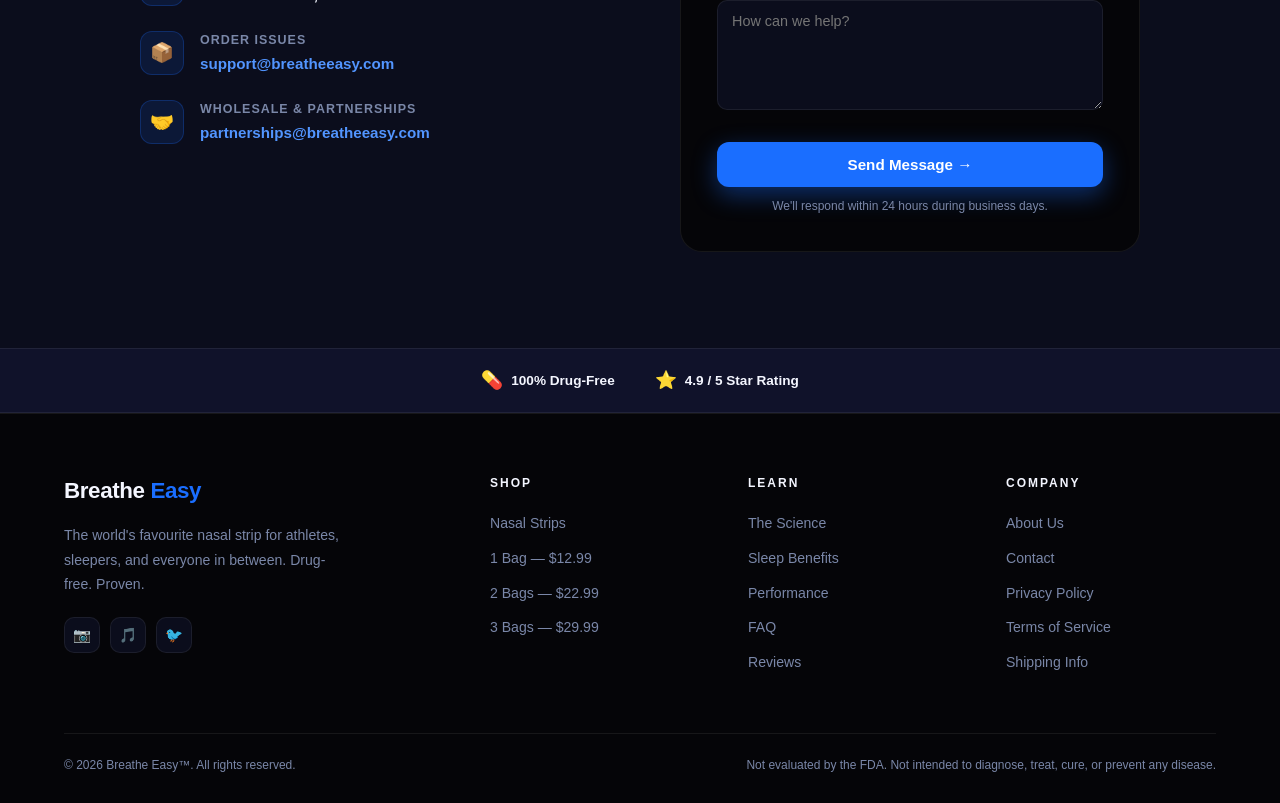
<file: about.html>
<!DOCTYPE html>
<html lang="en">
<head>
  <meta charset="UTF-8"/>
  <meta name="viewport" content="width=device-width, initial-scale=1.0"/>
  <title>About Us — Breathe Easy</title>
  <link rel="stylesheet" href="bp-style.css"/>
  <style>
    /* ── ABOUT PAGE ──────────────────────────────── */

    /* HERO */
    .about-hero {
      min-height: 60vh;
      display: flex; flex-direction: column; justify-content: flex-end;
      padding: 160px 5vw 80px;
      position: relative;
      overflow: hidden;
    }
    .about-hero::before {
      content: '';
      position: absolute; inset: 0;
      background:
        radial-gradient(ellipse 60% 70% at 30% 50%, rgba(26,110,255,.18) 0%, transparent 65%),
        radial-gradient(ellipse 40% 50% at 80% 20%, rgba(0,212,161,.08) 0%, transparent 55%);
      pointer-events: none;
    }
    .about-hero-content { position: relative; z-index: 1; max-width: 760px; }
    .about-hero h1 { margin-bottom: 20px; }
    .about-hero .lead { font-size: 1.15rem; max-width: 600px; }

    /* MISSION */
    .mission-section {
      padding: 96px 5vw;
      background: var(--navy);
      border-top: 1px solid var(--border);
    }
    .mission-layout {
      display: grid;
      grid-template-columns: 1fr 1fr;
      gap: 80px; align-items: center;
      max-width: 1100px; margin: 0 auto;
    }
    .mission-text h2 { margin-bottom: 20px; }
    .mission-text .lead { margin-bottom: 24px; }
    .mission-text p { font-size: .92rem; color: var(--gray); line-height: 1.8; margin-bottom: 18px; }
    .mission-img {
      border-radius: 22px; overflow: hidden;
      aspect-ratio: 4/5; background: #111;
    }
    .mission-img img {
      width: 100%; height: 100%;
      object-fit: cover;
      object-position: 50% 35%;
    }

    /* VALUES */
    .values-section { padding: 96px 5vw; }
    .values-header { text-align: center; margin-bottom: 56px; }
    .values-grid {
      display: grid; grid-template-columns: repeat(3, 1fr);
      gap: 24px; max-width: 1050px; margin: 0 auto;
    }
    .value-card {
      background: var(--navy);
      border: 1px solid var(--border);
      border-radius: 22px; padding: 40px 32px;
      text-align: center;
      transition: border-color .25s, transform .25s;
    }
    .value-card:hover { border-color: rgba(26,110,255,.4); transform: translateY(-6px); }
    .value-icon { font-size: 2.8rem; margin-bottom: 20px; display: block; }
    .value-card h3 { font-size: 1.1rem; font-weight: 800; margin-bottom: 12px; }
    .value-card p  { font-size: .88rem; color: var(--gray); line-height: 1.75; }

    /* STORY */
    .story-section {
      padding: 96px 5vw;
      background: var(--navy);
      border-top: 1px solid var(--border);
    }
    .story-header { text-align: center; margin-bottom: 64px; }
    .story-timeline {
      max-width: 720px; margin: 0 auto;
      position: relative;
    }
    .story-timeline::before {
      content: '';
      position: absolute; left: 28px; top: 8px; bottom: 8px;
      width: 2px; background: var(--border);
    }
    .story-item {
      display: flex; gap: 32px; margin-bottom: 48px;
      position: relative;
    }
    .story-item:last-child { margin-bottom: 0; }
    .story-dot {
      width: 56px; height: 56px; flex-shrink: 0;
      background: rgba(26,110,255,.12);
      border: 2px solid rgba(26,110,255,.35);
      border-radius: 50%;
      display: flex; align-items: center; justify-content: center;
      font-size: 1.4rem; position: relative; z-index: 1;
    }
    .story-body { padding-top: 10px; }
    .story-year { font-size: .72rem; font-weight: 800; letter-spacing: 2px; text-transform: uppercase; color: var(--blue-lt); margin-bottom: 6px; }
    .story-body h3 { font-size: 1.05rem; font-weight: 800; margin-bottom: 8px; }
    .story-body p  { font-size: .88rem; color: var(--gray); line-height: 1.75; }

    /* IMPACT */
    .impact-section { padding: 80px 5vw; }
    .impact-header { text-align: center; margin-bottom: 56px; }
    .impact-grid {
      display: grid; grid-template-columns: repeat(4, 1fr);
      gap: 20px; max-width: 1000px; margin: 0 auto;
    }
    .impact-card {
      background: var(--navy);
      border: 1px solid var(--border);
      border-radius: 18px; padding: 32px 20px; text-align: center;
    }
    .impact-num { font-size: 2.6rem; font-weight: 900; line-height: 1; margin-bottom: 6px; }
    .impact-lbl { font-size: .78rem; color: var(--gray); line-height: 1.5; }

    /* ATHLETES */
    .athletes-proof {
      height: 400px; overflow: hidden; position: relative;
    }
    .athletes-proof img {
      width: 100%; height: 100%;
      object-fit: cover; object-position: 50% 35%;
    }
    .athletes-proof .ap-ov {
      position: absolute; inset: 0;
      background: linear-gradient(to right, rgba(5,5,8,.9) 0%, rgba(5,5,8,.4) 55%, rgba(5,5,8,.1) 100%);
      display: flex; align-items: center; padding: 0 7vw;
    }
    .athletes-proof .ap-ov h2 { max-width: 480px; }
    .athletes-proof .ap-ov p  { max-width: 420px; color: var(--gray); margin-top: 14px; font-size: .95rem; line-height: 1.7; }

    /* CONTACT */
    .contact-section {
      padding: 96px 5vw;
      background: var(--navy);
      border-top: 1px solid var(--border);
    }
    .contact-layout {
      display: grid; grid-template-columns: 1fr 1fr;
      gap: 80px; align-items: start;
      max-width: 1000px; margin: 0 auto;
    }
    .contact-info h2 { margin-bottom: 16px; }
    .contact-info .lead { margin-bottom: 36px; }
    .contact-item {
      display: flex; gap: 16px; align-items: flex-start;
      margin-bottom: 24px;
    }
    .c-icon {
      width: 44px; height: 44px; flex-shrink: 0;
      background: rgba(26,110,255,.12); border: 1px solid rgba(26,110,255,.25);
      border-radius: 12px; display: flex; align-items: center; justify-content: center;
      font-size: 1.2rem;
    }
    .c-label { font-size: .78rem; color: var(--gray); margin-bottom: 2px; font-weight: 700; text-transform: uppercase; letter-spacing: 1px; }
    .c-value { font-size: .95rem; font-weight: 700; }
    .c-value a { color: var(--blue-lt); transition: color .2s; }
    .c-value a:hover { color: var(--white); }

    .contact-form {
      background: var(--black);
      border: 1px solid var(--border);
      border-radius: 22px; padding: 36px;
    }
    .contact-form h3 { font-size: 1.1rem; font-weight: 800; margin-bottom: 24px; }
    .form-group { margin-bottom: 16px; }
    .form-group label { display: block; font-size: .78rem; font-weight: 800; color: var(--gray); text-transform: uppercase; letter-spacing: 1px; margin-bottom: 6px; }
    .form-group input,
    .form-group textarea {
      width: 100%; background: var(--navy);
      border: 1.5px solid var(--border); border-radius: 10px;
      color: var(--white); font-size: .9rem; padding: 12px 14px;
      transition: border-color .2s; outline: none;
      font-family: inherit;
    }
    .form-group input:focus,
    .form-group textarea:focus { border-color: var(--blue); }
    .form-group textarea { height: 110px; resize: vertical; }
    .form-submit {
      width: 100%; padding: 14px;
      background: var(--blue); color: #fff;
      border: none; border-radius: 12px; cursor: pointer;
      font-size: .95rem; font-weight: 800;
      box-shadow: 0 8px 24px rgba(26,110,255,.4);
      transition: background .2s;
      margin-top: 8px;
    }
    .form-submit:hover { background: var(--blue-lt); }
    .form-note { font-size: .75rem; color: var(--gray); text-align: center; margin-top: 10px; }

    /* ── RESPONSIVE ──────────────────────────── */
    @media (max-width: 900px) {
      .mission-layout  { grid-template-columns: 1fr; gap: 40px; }
      .contact-layout  { grid-template-columns: 1fr; gap: 48px; }
      .impact-grid     { grid-template-columns: 1fr 1fr; }
      .values-grid     { grid-template-columns: 1fr; }
    }
    @media (max-width: 600px) {
      .impact-grid { grid-template-columns: 1fr 1fr; }
      .story-timeline::before { left: 24px; }
    }
  </style>
</head>
<body>

<!-- ═══ NAV ═══════════════════════════════════════ -->
<nav class="nav">
  <a href="index.html" class="nav-logo">Breathe <span>Easy</span></a>
  <ul class="nav-links">
    <li><a href="index.html">Home</a></li>
    <li><a href="shop.html">Shop</a></li>
    <li><a href="science.html">Science</a></li>
    <li><a href="reviews.html">Reviews</a></li>
  </ul>
  <div class="nav-right">
    <button class="cart-nav-btn" onclick="openCart()">🛒 Cart<span class="cart-badge" style="display:none">0</span></button>
    <a href="shop.html" class="btn btn-primary btn-sm">Shop Now</a>
  </div>
</nav>

<!-- ═══ HERO ══════════════════════════════════════ -->
<section class="about-hero">
  <div class="about-hero-content">
    <span class="eyebrow">Our Story</span>
    <h1 class="h-xl">Built by Breathers,<br>for <span class="blue">Everyone.</span></h1>
    <p class="lead">We started Breathe Easy because we believed that the secret weapon used by the world's greatest athletes shouldn't be a secret. Better breathing is for everyone — not just the elite.</p>
  </div>
</section>

<!-- ═══ MISSION ═══════════════════════════════════ -->
<section class="mission-section">
  <div class="mission-layout">
    <div class="mission-text">
      <span class="eyebrow">Why We Exist</span>
      <h2 class="h-lg">Our Mission</h2>
      <p class="lead">To make better breathing accessible to every person on the planet — athlete, parent, student, or sleeper.</p>
      <p>We noticed that the world's best athletes — from Champions League players to Grand Slam tennis stars — had quietly adopted nasal strips as a performance tool. The science was compelling. The results were real. But the products available to everyday consumers were outdated, poorly designed, and overlooked.</p>
      <p>So we built Breathe Easy from the ground up. A nasal strip that performs at the elite level, designed for the real world. Drug-free. Clinically-inspired. And backed by a guarantee that puts our money where our mouth is.</p>
      <p>Today, over 2 million people sleep better, train harder, and breathe more freely because of a small spring-loaded strip on their nose. That's what we're here for.</p>
    </div>
    <div class="mission-img">
      <img src="French_Open_Nose_Strips_Tennis_09439-1.webp"
           alt="Elite athlete competing with Breathe Easy nasal strip"
           onerror="this.parentElement.style.background='var(--black)'"/>
    </div>
  </div>
</section>

<!-- ═══ VALUES ════════════════════════════════════ -->
<section class="values-section">
  <div class="values-header">
    <span class="eyebrow">What We Stand For</span>
    <h2 class="h-lg">Three Commitments.<br>No Exceptions.</h2>
  </div>
  <div class="values-grid">
    <div class="value-card">
      <span class="value-icon">💊</span>
      <h3>Always Drug-Free</h3>
      <p>Breathe Easy works purely through mechanical force — a spring that widens your nasal passage. No chemicals. No steroids. No dependency. Safe for children, pregnant women, and elite athletes subject to anti-doping testing.</p>
    </div>
    <div class="value-card">
      <span class="value-icon">🔬</span>
      <h3>Science First</h3>
      <p>Every design decision we make is backed by research. The spring tension, the adhesive formula, the strip dimensions — all optimised based on clinical data and continuous feedback from thousands of real users.</p>
    </div>
    <div class="value-card">
      <span class="value-icon">🏆</span>
      <h3>Athlete Tested</h3>
      <p>We benchmark our products against what the best in the world actually use on match day. If it doesn't hold up at the Champions League, the French Open, or an ultramarathon — it's not good enough for our customers.</p>
    </div>
  </div>
</section>

<!-- ═══ STORY TIMELINE ════════════════════════════ -->
<section class="story-section">
  <div class="story-header">
    <span class="eyebrow">How We Got Here</span>
    <h2 class="h-lg">The Breathe Easy Story</h2>
  </div>
  <div class="story-timeline">

    <div class="story-item">
      <div class="story-dot">💡</div>
      <div class="story-body">
        <div class="story-year">The Beginning</div>
        <h3>A Simple Observation</h3>
        <p>Watching a Champions League match, our founder noticed half the squad wearing small clear strips on their noses. A quick search revealed nasal strips had been used in elite sport for decades — but the consumer market was dominated by one tired brand with no innovation in years. The opportunity was obvious.</p>
      </div>
    </div>

    <div class="story-item">
      <div class="story-dot">🧪</div>
      <div class="story-body">
        <div class="story-year">R&amp;D Phase</div>
        <h3>Two Years of Formulation</h3>
        <p>We spent two years testing adhesive formulas, spring tensions, and strip dimensions. We ran studies with recreational athletes, sleep patients, and people with chronic congestion. We iterated until the numbers matched the experience: 38% more nasal airflow, measured.</p>
      </div>
    </div>

    <div class="story-item">
      <div class="story-dot">🚀</div>
      <div class="story-body">
        <div class="story-year">Launch</div>
        <h3>Breathe Easy Goes Live</h3>
        <p>We launched with a single product and a clear promise: breathe better. The response was immediate. Within three months we had sold our first 100,000 strips. The reviews spoke for themselves — people were actually sleeping better and performing harder.</p>
      </div>
    </div>

    <div class="story-item">
      <div class="story-dot">🌍</div>
      <div class="story-body">
        <div class="story-year">Growth</div>
        <h3>2 Million and Counting</h3>
        <p>Today Breathe Easy is used in over 40 countries by athletes, parents, healthcare workers, and everyday people who want to breathe better. When FC Barcelona made nasal strips mandatory for their entire squad, the world saw what we always knew: breathing is a performance edge anyone can access.</p>
      </div>
    </div>

    <div class="story-item">
      <div class="story-dot">⭐</div>
      <div class="story-body">
        <div class="story-year">Today</div>
        <h3>Still Day One</h3>
        <p>We're not done. We're continuing to research, improve, and expand. Better sleep, better performance, better health — through better breathing. That's what gets us out of bed every morning. (And yes, we all wear our strips to bed.)</p>
      </div>
    </div>

  </div>
</section>

<!-- ═══ IMPACT ════════════════════════════════════ -->
<section class="impact-section">
  <div class="impact-header">
    <span class="eyebrow">Our Impact</span>
    <h2 class="h-lg">The Numbers Behind<br>the Mission</h2>
  </div>
  <div class="impact-grid">
    <div class="impact-card">
      <div class="impact-num blue">2M+</div>
      <div class="impact-lbl">Customers worldwide breathing better</div>
    </div>
    <div class="impact-card">
      <div class="impact-num blue">40+</div>
      <div class="impact-lbl">Countries where Breathe Easy is used</div>
    </div>
    <div class="impact-card">
      <div class="impact-num blue">4.9★</div>
      <div class="impact-lbl">Average rating across 48,291 reviews</div>
    </div>
    <div class="impact-card">
      <div class="impact-num blue">94%</div>
      <div class="impact-lbl">Of customers would recommend to a friend</div>
    </div>
  </div>
</section>

<!-- ═══ ATHLETES BANNER ═══════════════════════════ -->
<div class="athletes-proof">
  <img src="Curious-About-the-Nasal-Strip-Hansi-Flick-Made-Mandatory-for-Barca-Players-Heres-What-they-Cost-768x576.jpg"
       alt="FC Barcelona squad"
       onerror="this.parentElement.style.background='var(--navy)'"/>
  <div class="ap-ov">
    <div>
      <h2 class="h-lg">Trusted at the<br>Highest Level</h2>
      <p>When FC Barcelona coach Hansi Flick made Breathe Easy mandatory for the entire squad, we knew we'd built something real. We're proud to serve everyone from Champions League players to first-time marathon runners.</p>
    </div>
  </div>
</div>

<!-- ═══ CONTACT ═══════════════════════════════════ -->
<section class="contact-section" id="contact">
  <div class="contact-layout">
    <div class="contact-info">
      <span class="eyebrow">Get in Touch</span>
      <h2 class="h-lg">We'd Love<br>to Hear From You</h2>
      <p class="lead">Questions, feedback, wholesale enquiries — our team typically responds within 24 hours.</p>

      <div class="contact-item">
        <div class="c-icon">✉️</div>
        <div>
          <div class="c-label">Email</div>
          <div class="c-value"><a href="mailto:hello@breatheeasy.com">hello@breatheeasy.com</a></div>
        </div>
      </div>
      <div class="contact-item">
        <div class="c-icon">💬</div>
        <div>
          <div class="c-label">Response Time</div>
          <div class="c-value">Within 24 hours, Mon – Fri</div>
        </div>
      </div>
      <div class="contact-item">
        <div class="c-icon">📦</div>
        <div>
          <div class="c-label">Order Issues</div>
          <div class="c-value"><a href="mailto:support@breatheeasy.com">support@breatheeasy.com</a></div>
        </div>
      </div>
      <div class="contact-item">
        <div class="c-icon">🤝</div>
        <div>
          <div class="c-label">Wholesale &amp; Partnerships</div>
          <div class="c-value"><a href="mailto:partnerships@breatheeasy.com">partnerships@breatheeasy.com</a></div>
        </div>
      </div>
    </div>

    <div class="contact-form">
      <h3>Send Us a Message</h3>
      <div class="form-group">
        <label>Your Name</label>
        <input type="text" placeholder="Jane Smith"/>
      </div>
      <div class="form-group">
        <label>Email Address</label>
        <input type="email" placeholder="jane@example.com"/>
      </div>
      <div class="form-group">
        <label>Subject</label>
        <input type="text" placeholder="Order enquiry / Question / Feedback"/>
      </div>
      <div class="form-group">
        <label>Message</label>
        <textarea placeholder="How can we help?"></textarea>
      </div>
      <button class="form-submit" onclick="submitForm(this)">Send Message →</button>
      <p class="form-note">We'll respond within 24 hours during business days.</p>
    </div>
  </div>
</section>

<!-- ═══ GUARANTEE BAR ══════════════════════════════ -->
<div class="guarantee-bar">
  <div class="guar-item"><span class="guar-icon">💊</span>100% Drug-Free</div>
  <div class="guar-item"><span class="guar-icon">⭐</span>4.9 / 5 Star Rating</div>
</div>

<!-- ═══ FOOTER ══════════════════════════════════════ -->
<footer class="footer">
  <div class="footer-top">
    <div class="footer-brand">
      <div class="nav-logo">Breathe <span style="color:var(--blue)">Easy</span></div>
      <p>The world's favourite nasal strip for athletes, sleepers, and everyone in between. Drug-free. Proven.</p>
      <div class="footer-socials">
        <a href="#" class="footer-social-btn" aria-label="Instagram">📷</a>
        <a href="#" class="footer-social-btn" aria-label="TikTok">🎵</a>
        <a href="#" class="footer-social-btn" aria-label="Twitter">🐦</a>
      </div>
    </div>
    <div class="footer-col">
      <h5>Shop</h5>
      <ul>
        <li><a href="shop.html">Nasal Strips</a></li>
        <li><a href="shop.html">1 Bag — $12.99</a></li>
        <li><a href="shop.html">2 Bags — $22.99</a></li>
        <li><a href="shop.html">3 Bags — $29.99</a></li>
      </ul>
    </div>
    <div class="footer-col">
      <h5>Learn</h5>
      <ul>
        <li><a href="science.html">The Science</a></li>
        <li><a href="science.html#sleep">Sleep Benefits</a></li>
        <li><a href="science.html#performance">Performance</a></li>
        <li><a href="science.html#faq">FAQ</a></li>
        <li><a href="reviews.html">Reviews</a></li>
      </ul>
    </div>
    <div class="footer-col">
      <h5>Company</h5>
      <ul>
        <li><a href="about.html">About Us</a></li>
        <li><a href="about.html#contact">Contact</a></li>
        <li><a href="privacy.html">Privacy Policy</a></li>
        <li><a href="terms.html">Terms of Service</a></li>
        <li><a href="terms.html#shipping">Shipping Info</a></li>
      </ul>
    </div>
  </div>
  <div class="footer-bottom">
    <p>© 2026 Breathe Easy™. All rights reserved.</p>
    <p>Not evaluated by the FDA. Not intended to diagnose, treat, cure, or prevent any disease.</p>
  </div>
</footer>

<!-- ═══ CART DRAWER ══════════════════════════════ -->
<div id="cart-overlay" onclick="closeCart()"></div>
<div id="cart-drawer">
  <div class="cart-header">
    <h3>Your Cart</h3>
    <button class="cart-close-btn" onclick="closeCart()">✕</button>
  </div>
  <div id="cart-items"><p class="cart-empty">Your cart is empty.</p></div>
  <div class="cart-footer" id="cart-footer-zone" style="display:none">
    <div class="cart-subtotal">
      <span>Subtotal</span><span id="cart-subtotal-amount">$0.00</span>
    </div>
    <div class="cart-free-ship" id="cart-free-ship" style="font-size:.8rem;margin-bottom:14px;min-height:18px;"></div>
    <button class="cart-checkout-btn" onclick="goToCheckout()">Checkout →</button>
    <p class="cart-secure">🔒 Secure checkout via Stripe</p>
  </div>
</div>
<script src="bp-cart.js"></script>
<script>
  function submitForm(btn) {
    btn.textContent = 'Message Sent ✓';
    btn.style.background = 'var(--green)';
    btn.style.color = '#050508';
    btn.disabled = true;
  }
</script>
</body>
</html>
</file>
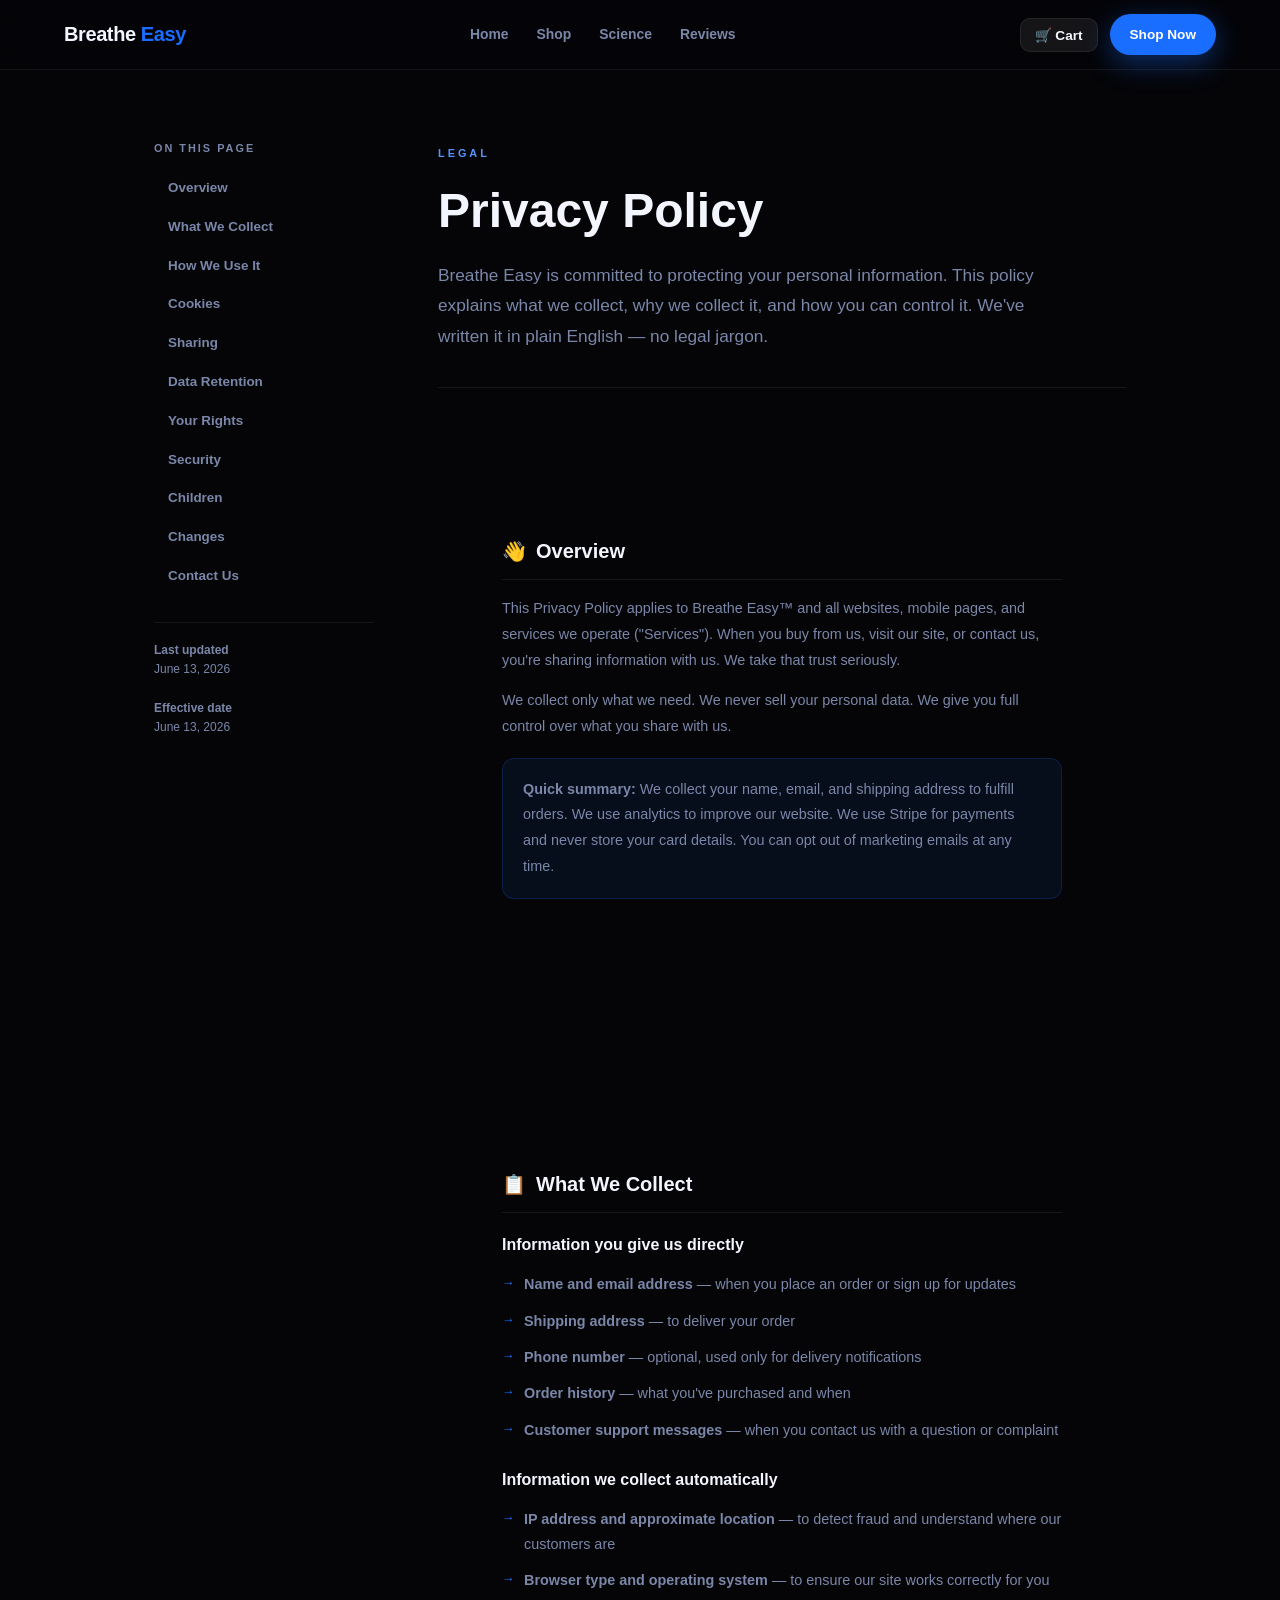
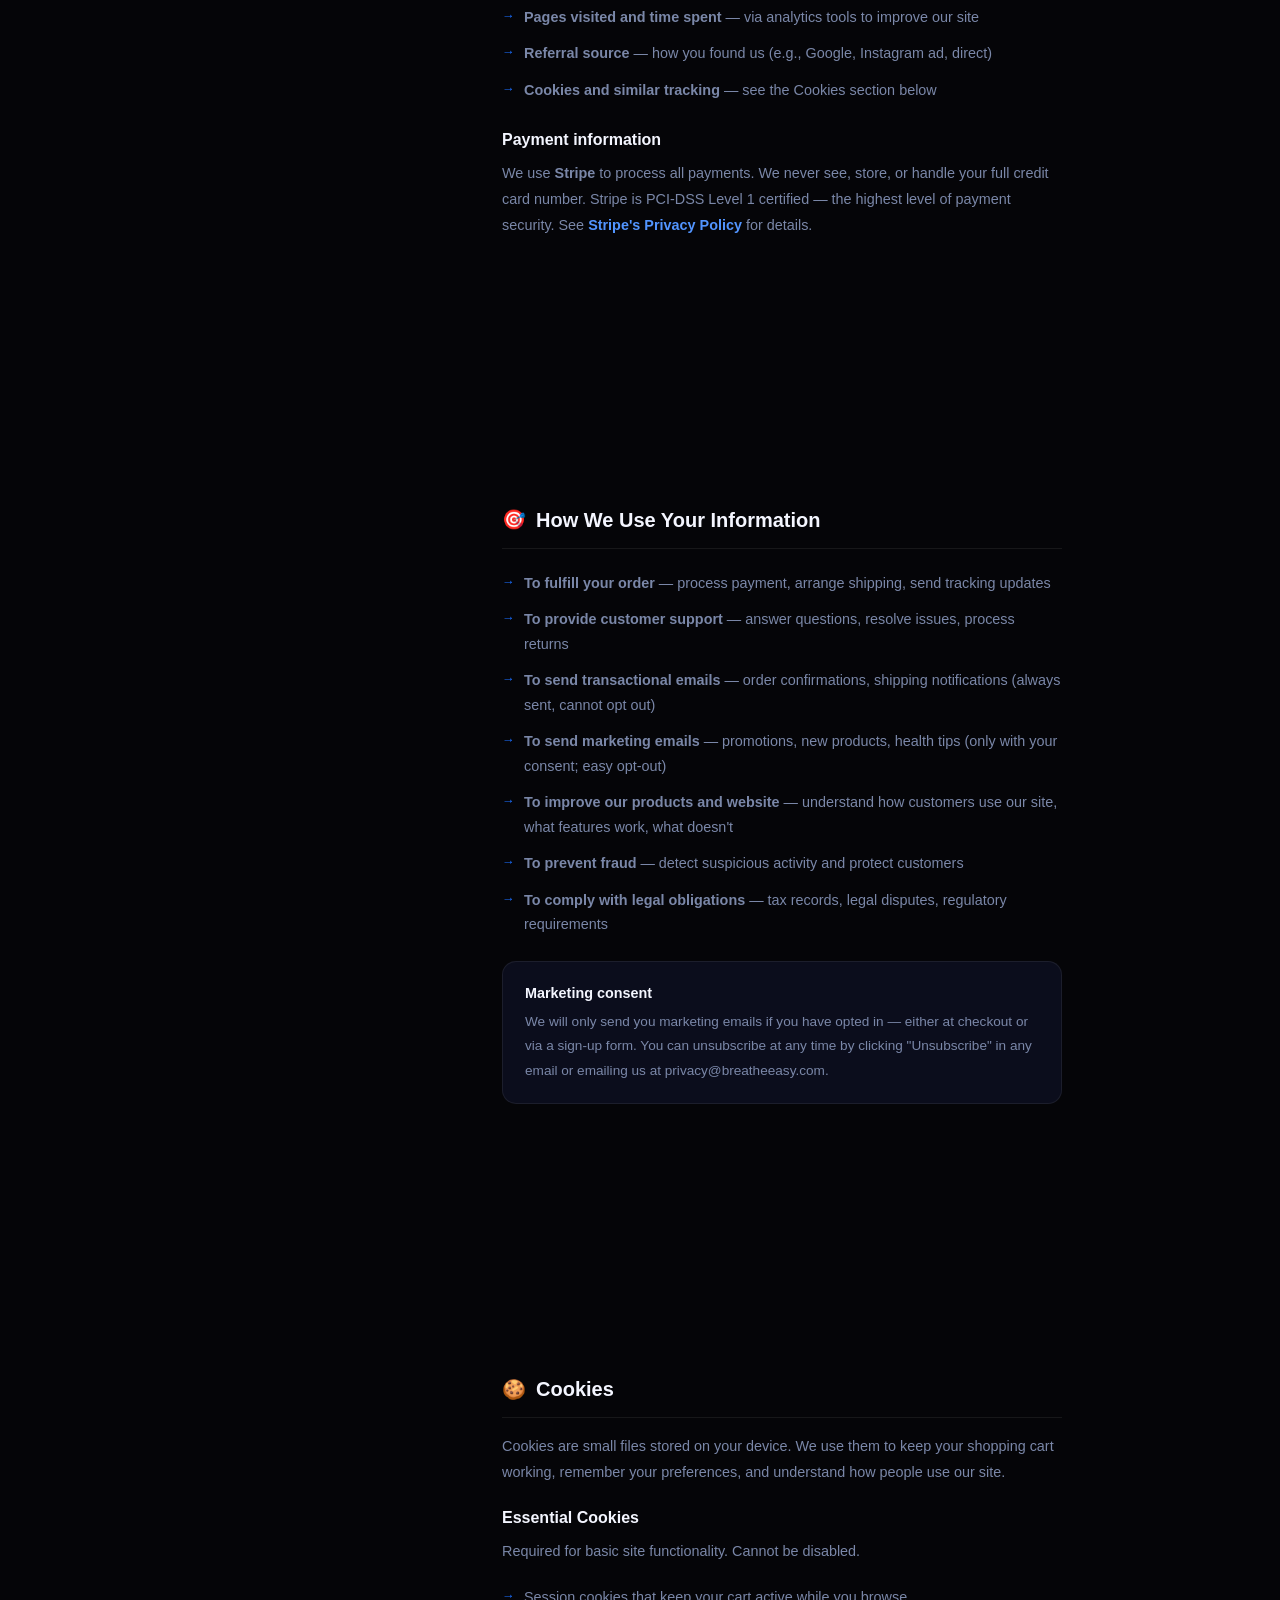
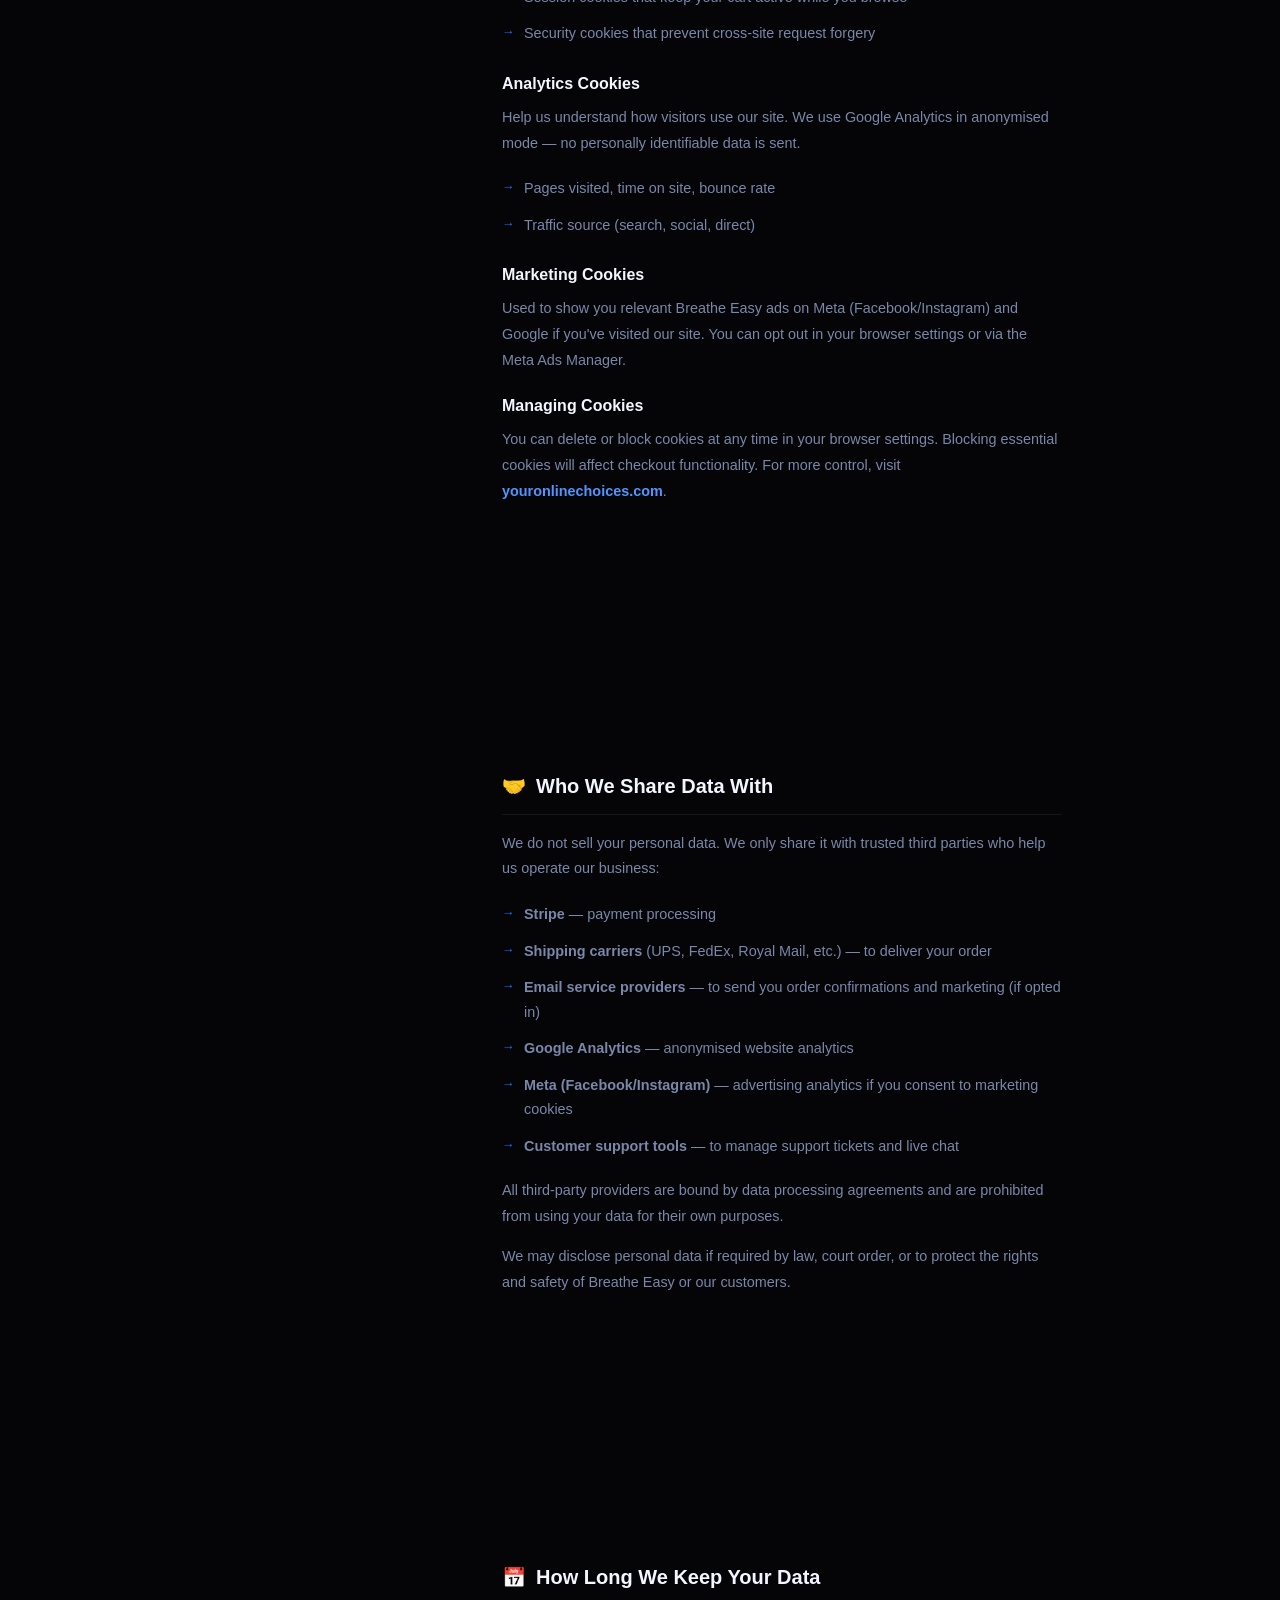
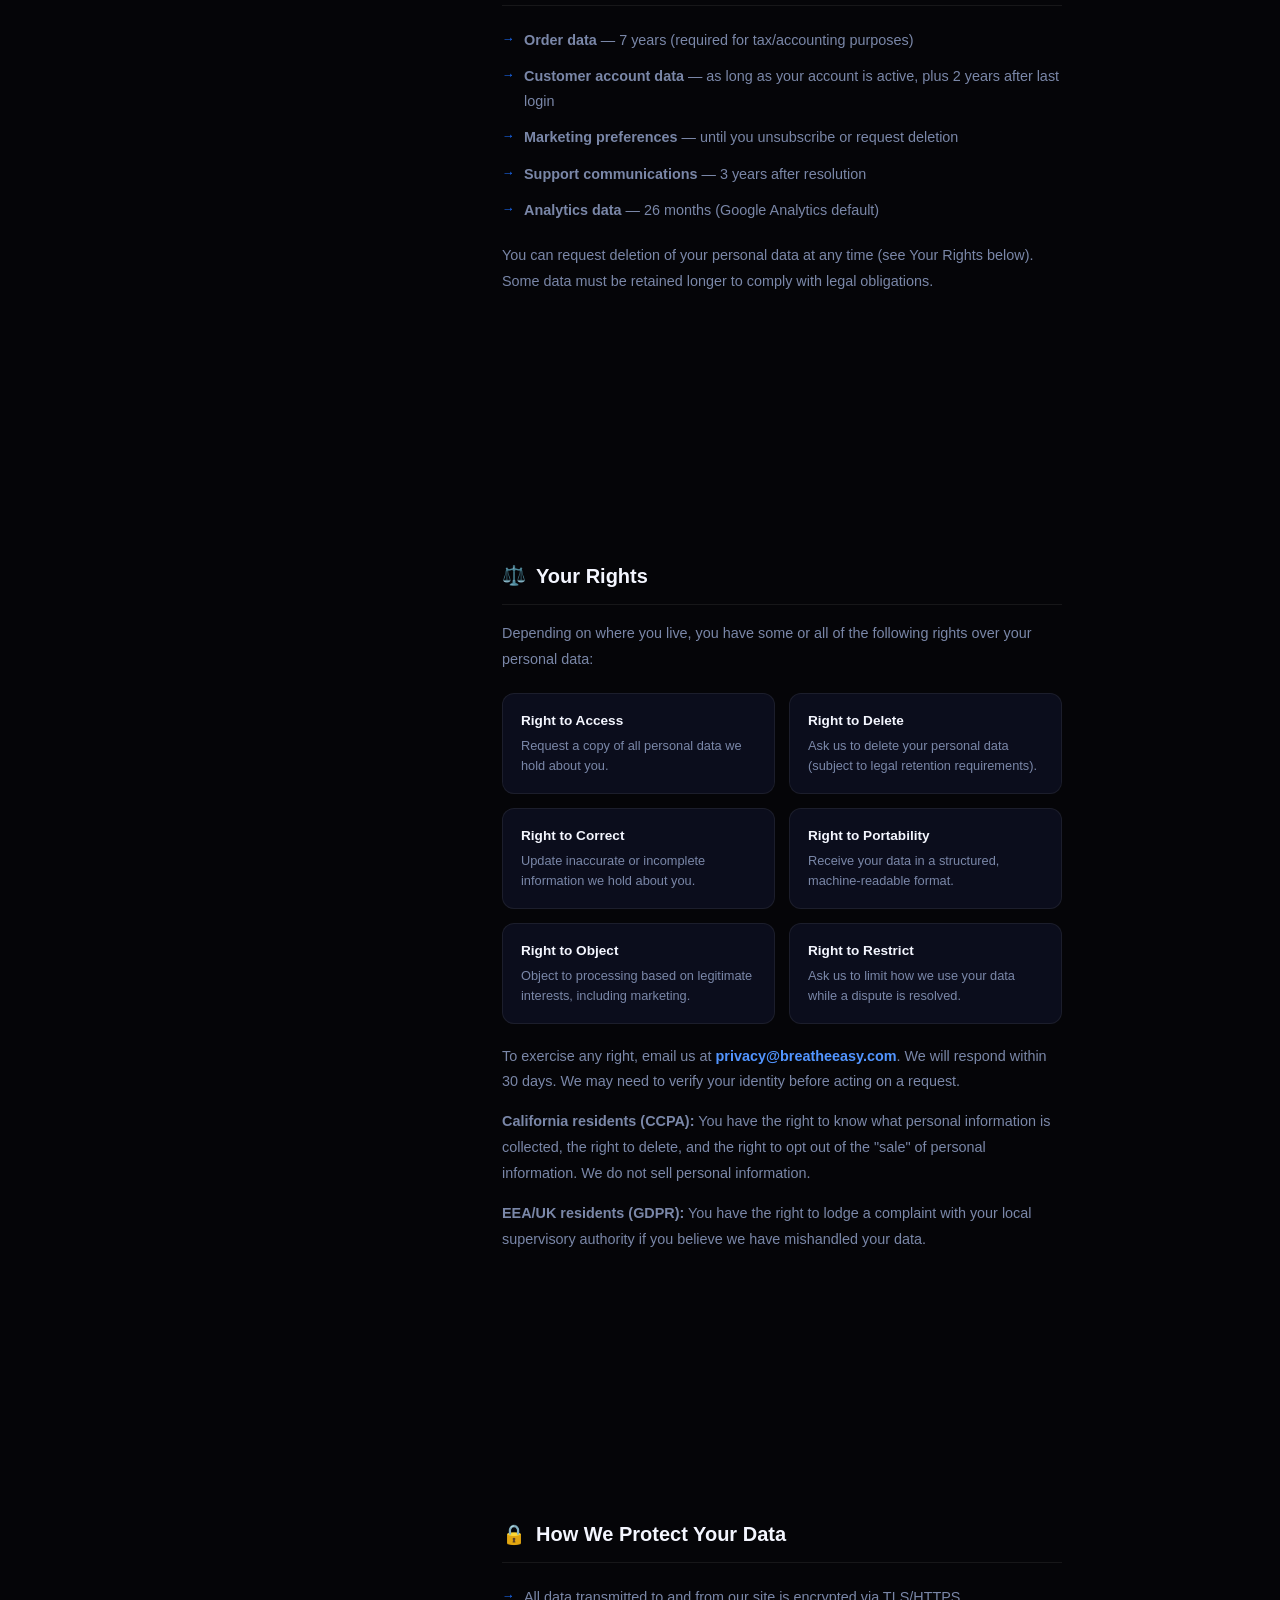
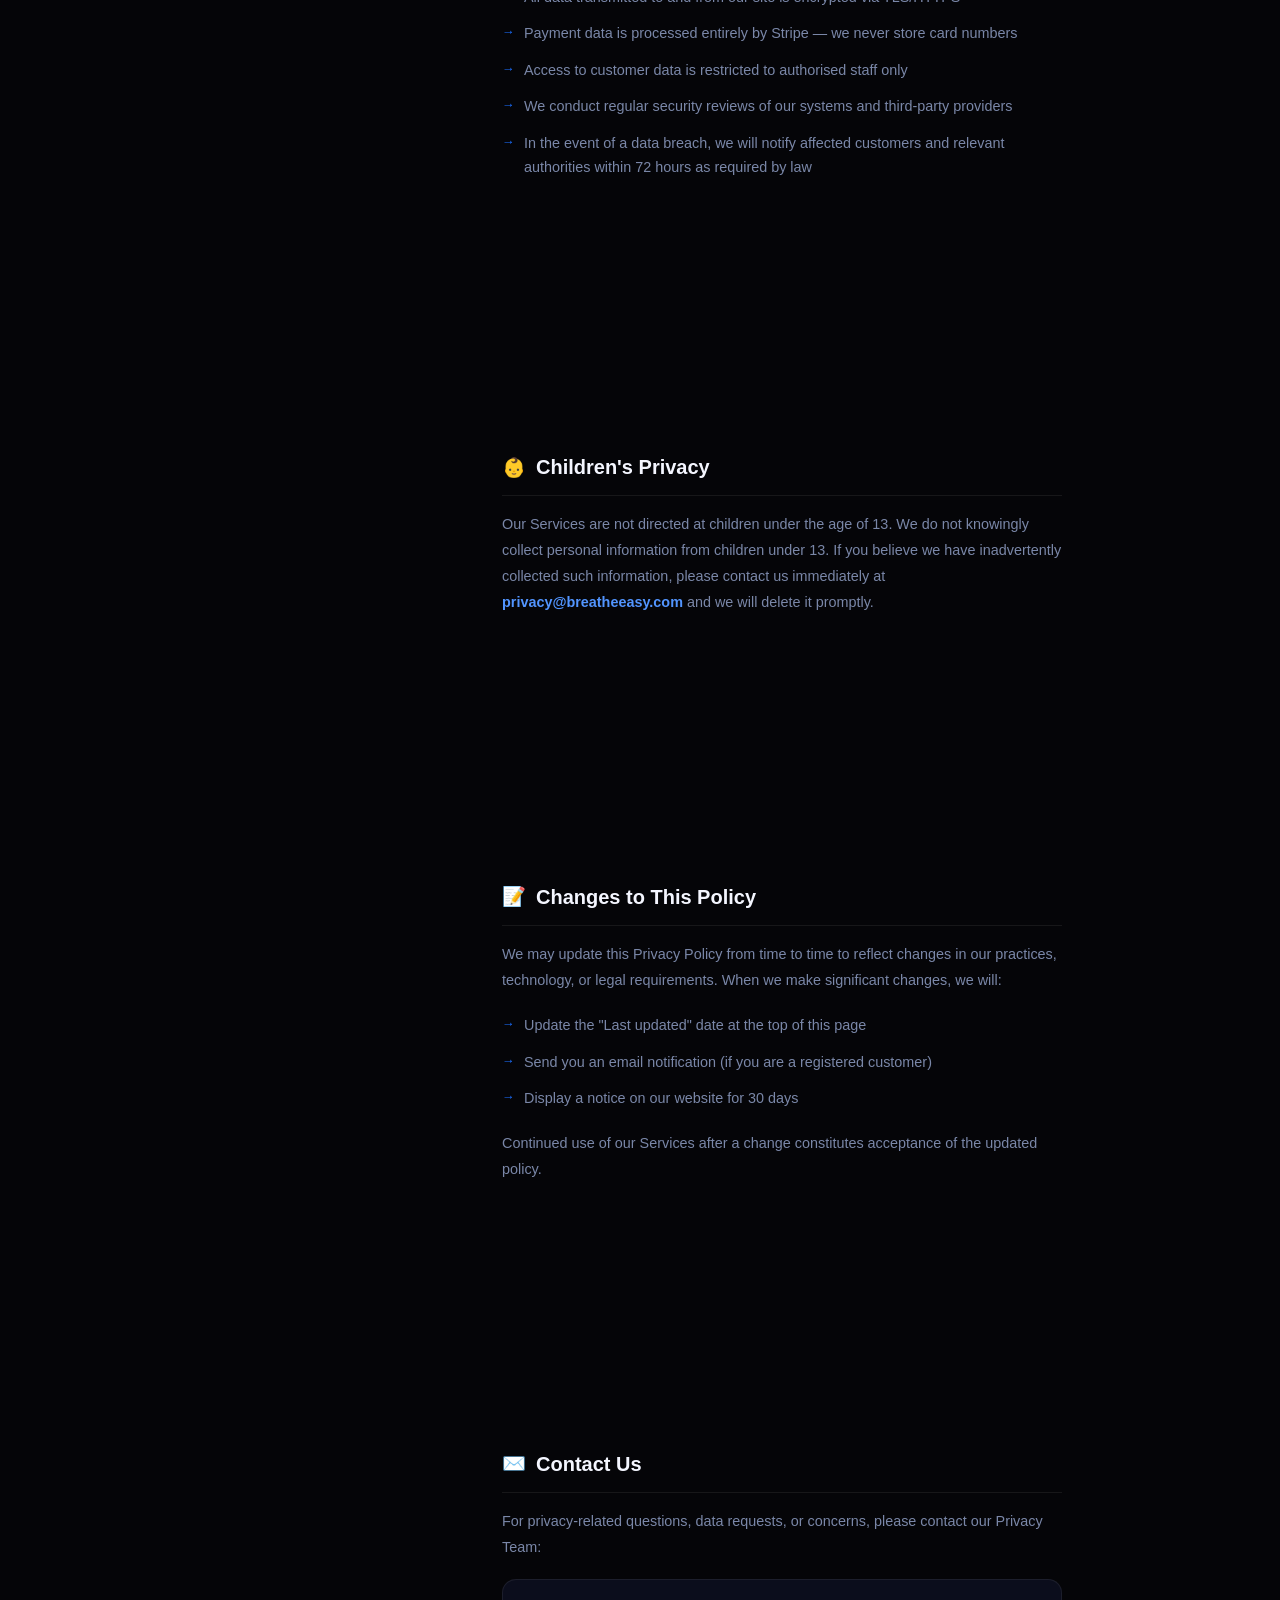
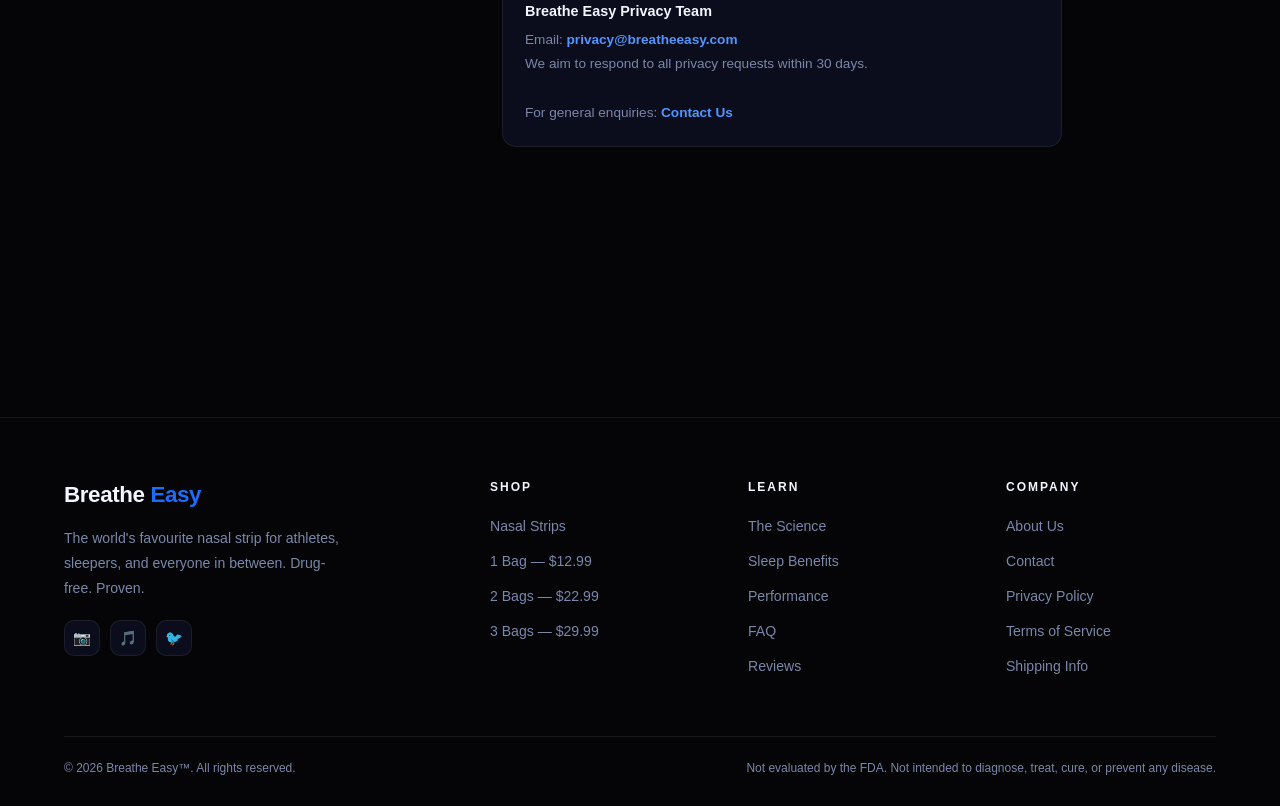
<file: privacy.html>
<!DOCTYPE html>
<html lang="en">
<head>
  <meta charset="UTF-8"/>
  <meta name="viewport" content="width=device-width, initial-scale=1.0"/>
  <title>Privacy Policy — Breathe Easy</title>
  <link rel="stylesheet" href="bp-style.css"/>
  <style>
    /* ── LEGAL PAGES ──────────────────────────────── */

    .legal-layout {
      max-width: 1100px;
      margin: 0 auto;
      padding: 140px 5vw 96px;
      display: grid;
      grid-template-columns: 220px 1fr;
      gap: 64px;
      align-items: start;
    }

    /* SIDEBAR */
    .legal-sidebar {
      position: sticky;
      top: 90px;
    }
    .sidebar-label {
      font-size: .68rem; font-weight: 800; letter-spacing: 2px;
      text-transform: uppercase; color: var(--gray);
      margin-bottom: 14px; display: block;
    }
    .sidebar-nav { list-style: none; }
    .sidebar-nav li { margin-bottom: 4px; }
    .sidebar-nav a {
      display: block; font-size: .84rem; font-weight: 600;
      color: var(--gray); padding: 7px 12px; border-radius: 8px;
      transition: all .15s; border-left: 2px solid transparent;
    }
    .sidebar-nav a:hover {
      color: var(--white); background: rgba(255,255,255,.05);
      border-left-color: var(--blue);
    }
    .sidebar-nav a.active {
      color: var(--blue-lt);
      background: rgba(26,110,255,.08);
      border-left-color: var(--blue);
    }
    .sidebar-date {
      margin-top: 28px; padding-top: 18px;
      border-top: 1px solid var(--border);
      font-size: .75rem; color: var(--gray);
      line-height: 1.6;
    }

    /* CONTENT */
    .legal-content { }

    .legal-hero-text {
      margin-bottom: 52px;
      padding-bottom: 36px;
      border-bottom: 1px solid var(--border);
    }
    .legal-hero-text h1 { font-size: clamp(2rem,4vw,3rem); margin-bottom: 12px; }
    .legal-hero-text .lead { max-width: 600px; }

    .legal-section {
      margin-bottom: 60px;
      scroll-margin-top: 100px;
    }
    .legal-section h2 {
      font-size: 1.25rem; font-weight: 800; margin-bottom: 16px;
      padding-bottom: 12px; border-bottom: 1px solid var(--border);
      display: flex; align-items: center; gap: 10px;
    }
    .legal-section h2 .sec-icon { font-size: 1.2rem; }
    .legal-section h3 {
      font-size: 1rem; font-weight: 800; margin: 20px 0 8px;
      color: var(--white);
    }
    .legal-section p {
      font-size: .9rem; color: var(--gray);
      line-height: 1.8; margin-bottom: 14px;
    }
    .legal-section ul {
      list-style: none; margin-bottom: 14px;
    }
    .legal-section ul li {
      font-size: .9rem; color: var(--gray); line-height: 1.7;
      padding: 6px 0 6px 22px; position: relative;
    }
    .legal-section ul li::before {
      content: '→';
      position: absolute; left: 0;
      color: var(--blue); font-weight: 900; font-size: .8rem;
    }
    .legal-section a { color: var(--blue-lt); font-weight: 600; transition: color .2s; }
    .legal-section a:hover { color: var(--white); }

    .info-box {
      background: rgba(26,110,255,.08);
      border: 1px solid rgba(26,110,255,.2);
      border-radius: 12px; padding: 18px 20px; margin: 18px 0;
    }
    .info-box p { margin-bottom: 0; }

    .highlight-box {
      background: var(--navy);
      border: 1px solid var(--border);
      border-radius: 14px; padding: 20px 22px; margin: 18px 0;
    }
    .highlight-box h4 { font-size: .9rem; font-weight: 800; margin-bottom: 6px; }
    .highlight-box p  { font-size: .85rem; margin-bottom: 0; }

    .rights-grid {
      display: grid; grid-template-columns: 1fr 1fr; gap: 14px;
      margin: 20px 0;
    }
    .right-card {
      background: var(--navy);
      border: 1px solid var(--border);
      border-radius: 12px; padding: 16px 18px;
    }
    .right-card h4 { font-size: .85rem; font-weight: 800; margin-bottom: 5px; color: var(--white); }
    .right-card p  { font-size: .8rem; color: var(--gray); margin-bottom: 0; line-height: 1.6; }

    /* ── RESPONSIVE ──────────────────────────── */
    @media (max-width: 900px) {
      .legal-layout { grid-template-columns: 1fr; gap: 32px; }
      .legal-sidebar { position: static; }
      .rights-grid { grid-template-columns: 1fr; }
    }
  </style>
</head>
<body>

<!-- ═══ NAV ═══════════════════════════════════════ -->
<nav class="nav">
  <a href="index.html" class="nav-logo">Breathe <span>Easy</span></a>
  <ul class="nav-links">
    <li><a href="index.html">Home</a></li>
    <li><a href="shop.html">Shop</a></li>
    <li><a href="science.html">Science</a></li>
    <li><a href="reviews.html">Reviews</a></li>
  </ul>
  <div class="nav-right">
    <button class="cart-nav-btn" onclick="openCart()">🛒 Cart<span class="cart-badge" style="display:none">0</span></button>
    <a href="shop.html" class="btn btn-primary btn-sm">Shop Now</a>
  </div>
</nav>

<div class="legal-layout">

  <!-- ═══ SIDEBAR ═══════════════════════════════ -->
  <aside class="legal-sidebar">
    <span class="sidebar-label">On this page</span>
    <ul class="sidebar-nav">
      <li><a href="#overview"    class="active">Overview</a></li>
      <li><a href="#collect">What We Collect</a></li>
      <li><a href="#use">How We Use It</a></li>
      <li><a href="#cookies">Cookies</a></li>
      <li><a href="#sharing">Sharing</a></li>
      <li><a href="#retention">Data Retention</a></li>
      <li><a href="#rights">Your Rights</a></li>
      <li><a href="#security">Security</a></li>
      <li><a href="#children">Children</a></li>
      <li><a href="#changes">Changes</a></li>
      <li><a href="#contact-privacy">Contact Us</a></li>
    </ul>
    <div class="sidebar-date">
      <strong>Last updated</strong><br>
      June 13, 2026<br><br>
      <strong>Effective date</strong><br>
      June 13, 2026
    </div>
  </aside>

  <!-- ═══ CONTENT ═══════════════════════════════ -->
  <main class="legal-content">

    <div class="legal-hero-text">
      <span class="eyebrow">Legal</span>
      <h1>Privacy Policy</h1>
      <p class="lead">Breathe Easy is committed to protecting your personal information. This policy explains what we collect, why we collect it, and how you can control it. We've written it in plain English — no legal jargon.</p>
    </div>

    <!-- 1 -->
    <section class="legal-section" id="overview">
      <h2><span class="sec-icon">👋</span> Overview</h2>
      <p>This Privacy Policy applies to Breathe Easy™ and all websites, mobile pages, and services we operate ("Services"). When you buy from us, visit our site, or contact us, you're sharing information with us. We take that trust seriously.</p>
      <p>We collect only what we need. We never sell your personal data. We give you full control over what you share with us.</p>
      <div class="info-box">
        <p><strong>Quick summary:</strong> We collect your name, email, and shipping address to fulfill orders. We use analytics to improve our website. We use Stripe for payments and never store your card details. You can opt out of marketing emails at any time.</p>
      </div>
    </section>

    <!-- 2 -->
    <section class="legal-section" id="collect">
      <h2><span class="sec-icon">📋</span> What We Collect</h2>

      <h3>Information you give us directly</h3>
      <ul>
        <li><strong>Name and email address</strong> — when you place an order or sign up for updates</li>
        <li><strong>Shipping address</strong> — to deliver your order</li>
        <li><strong>Phone number</strong> — optional, used only for delivery notifications</li>
        <li><strong>Order history</strong> — what you've purchased and when</li>
        <li><strong>Customer support messages</strong> — when you contact us with a question or complaint</li>
      </ul>

      <h3>Information we collect automatically</h3>
      <ul>
        <li><strong>IP address and approximate location</strong> — to detect fraud and understand where our customers are</li>
        <li><strong>Browser type and operating system</strong> — to ensure our site works correctly for you</li>
        <li><strong>Pages visited and time spent</strong> — via analytics tools to improve our site</li>
        <li><strong>Referral source</strong> — how you found us (e.g., Google, Instagram ad, direct)</li>
        <li><strong>Cookies and similar tracking</strong> — see the Cookies section below</li>
      </ul>

      <h3>Payment information</h3>
      <p>We use <strong>Stripe</strong> to process all payments. We never see, store, or handle your full credit card number. Stripe is PCI-DSS Level 1 certified — the highest level of payment security. See <a href="https://stripe.com/privacy" target="_blank">Stripe's Privacy Policy</a> for details.</p>
    </section>

    <!-- 3 -->
    <section class="legal-section" id="use">
      <h2><span class="sec-icon">🎯</span> How We Use Your Information</h2>
      <ul>
        <li><strong>To fulfill your order</strong> — process payment, arrange shipping, send tracking updates</li>
        <li><strong>To provide customer support</strong> — answer questions, resolve issues, process returns</li>
        <li><strong>To send transactional emails</strong> — order confirmations, shipping notifications (always sent, cannot opt out)</li>
        <li><strong>To send marketing emails</strong> — promotions, new products, health tips (only with your consent; easy opt-out)</li>
        <li><strong>To improve our products and website</strong> — understand how customers use our site, what features work, what doesn't</li>
        <li><strong>To prevent fraud</strong> — detect suspicious activity and protect customers</li>
        <li><strong>To comply with legal obligations</strong> — tax records, legal disputes, regulatory requirements</li>
      </ul>

      <div class="highlight-box">
        <h4>Marketing consent</h4>
        <p>We will only send you marketing emails if you have opted in — either at checkout or via a sign-up form. You can unsubscribe at any time by clicking "Unsubscribe" in any email or emailing us at privacy@breatheeasy.com.</p>
      </div>
    </section>

    <!-- 4 -->
    <section class="legal-section" id="cookies">
      <h2><span class="sec-icon">🍪</span> Cookies</h2>
      <p>Cookies are small files stored on your device. We use them to keep your shopping cart working, remember your preferences, and understand how people use our site.</p>

      <h3>Essential Cookies</h3>
      <p>Required for basic site functionality. Cannot be disabled.</p>
      <ul>
        <li>Session cookies that keep your cart active while you browse</li>
        <li>Security cookies that prevent cross-site request forgery</li>
      </ul>

      <h3>Analytics Cookies</h3>
      <p>Help us understand how visitors use our site. We use Google Analytics in anonymised mode — no personally identifiable data is sent.</p>
      <ul>
        <li>Pages visited, time on site, bounce rate</li>
        <li>Traffic source (search, social, direct)</li>
      </ul>

      <h3>Marketing Cookies</h3>
      <p>Used to show you relevant Breathe Easy ads on Meta (Facebook/Instagram) and Google if you've visited our site. You can opt out in your browser settings or via the Meta Ads Manager.</p>

      <h3>Managing Cookies</h3>
      <p>You can delete or block cookies at any time in your browser settings. Blocking essential cookies will affect checkout functionality. For more control, visit <a href="https://www.youronlinechoices.com" target="_blank">youronlinechoices.com</a>.</p>
    </section>

    <!-- 5 -->
    <section class="legal-section" id="sharing">
      <h2><span class="sec-icon">🤝</span> Who We Share Data With</h2>
      <p>We do not sell your personal data. We only share it with trusted third parties who help us operate our business:</p>
      <ul>
        <li><strong>Stripe</strong> — payment processing</li>
        <li><strong>Shipping carriers</strong> (UPS, FedEx, Royal Mail, etc.) — to deliver your order</li>
        <li><strong>Email service providers</strong> — to send you order confirmations and marketing (if opted in)</li>
        <li><strong>Google Analytics</strong> — anonymised website analytics</li>
        <li><strong>Meta (Facebook/Instagram)</strong> — advertising analytics if you consent to marketing cookies</li>
        <li><strong>Customer support tools</strong> — to manage support tickets and live chat</li>
      </ul>
      <p>All third-party providers are bound by data processing agreements and are prohibited from using your data for their own purposes.</p>
      <p>We may disclose personal data if required by law, court order, or to protect the rights and safety of Breathe Easy or our customers.</p>
    </section>

    <!-- 6 -->
    <section class="legal-section" id="retention">
      <h2><span class="sec-icon">📅</span> How Long We Keep Your Data</h2>
      <ul>
        <li><strong>Order data</strong> — 7 years (required for tax/accounting purposes)</li>
        <li><strong>Customer account data</strong> — as long as your account is active, plus 2 years after last login</li>
        <li><strong>Marketing preferences</strong> — until you unsubscribe or request deletion</li>
        <li><strong>Support communications</strong> — 3 years after resolution</li>
        <li><strong>Analytics data</strong> — 26 months (Google Analytics default)</li>
      </ul>
      <p>You can request deletion of your personal data at any time (see Your Rights below). Some data must be retained longer to comply with legal obligations.</p>
    </section>

    <!-- 7 -->
    <section class="legal-section" id="rights">
      <h2><span class="sec-icon">⚖️</span> Your Rights</h2>
      <p>Depending on where you live, you have some or all of the following rights over your personal data:</p>

      <div class="rights-grid">
        <div class="right-card">
          <h4>Right to Access</h4>
          <p>Request a copy of all personal data we hold about you.</p>
        </div>
        <div class="right-card">
          <h4>Right to Delete</h4>
          <p>Ask us to delete your personal data (subject to legal retention requirements).</p>
        </div>
        <div class="right-card">
          <h4>Right to Correct</h4>
          <p>Update inaccurate or incomplete information we hold about you.</p>
        </div>
        <div class="right-card">
          <h4>Right to Portability</h4>
          <p>Receive your data in a structured, machine-readable format.</p>
        </div>
        <div class="right-card">
          <h4>Right to Object</h4>
          <p>Object to processing based on legitimate interests, including marketing.</p>
        </div>
        <div class="right-card">
          <h4>Right to Restrict</h4>
          <p>Ask us to limit how we use your data while a dispute is resolved.</p>
        </div>
      </div>

      <p>To exercise any right, email us at <a href="mailto:privacy@breatheeasy.com">privacy@breatheeasy.com</a>. We will respond within 30 days. We may need to verify your identity before acting on a request.</p>
      <p><strong>California residents (CCPA):</strong> You have the right to know what personal information is collected, the right to delete, and the right to opt out of the "sale" of personal information. We do not sell personal information.</p>
      <p><strong>EEA/UK residents (GDPR):</strong> You have the right to lodge a complaint with your local supervisory authority if you believe we have mishandled your data.</p>
    </section>

    <!-- 8 -->
    <section class="legal-section" id="security">
      <h2><span class="sec-icon">🔒</span> How We Protect Your Data</h2>
      <ul>
        <li>All data transmitted to and from our site is encrypted via TLS/HTTPS</li>
        <li>Payment data is processed entirely by Stripe — we never store card numbers</li>
        <li>Access to customer data is restricted to authorised staff only</li>
        <li>We conduct regular security reviews of our systems and third-party providers</li>
        <li>In the event of a data breach, we will notify affected customers and relevant authorities within 72 hours as required by law</li>
      </ul>
    </section>

    <!-- 9 -->
    <section class="legal-section" id="children">
      <h2><span class="sec-icon">👶</span> Children's Privacy</h2>
      <p>Our Services are not directed at children under the age of 13. We do not knowingly collect personal information from children under 13. If you believe we have inadvertently collected such information, please contact us immediately at <a href="mailto:privacy@breatheeasy.com">privacy@breatheeasy.com</a> and we will delete it promptly.</p>
    </section>

    <!-- 10 -->
    <section class="legal-section" id="changes">
      <h2><span class="sec-icon">📝</span> Changes to This Policy</h2>
      <p>We may update this Privacy Policy from time to time to reflect changes in our practices, technology, or legal requirements. When we make significant changes, we will:</p>
      <ul>
        <li>Update the "Last updated" date at the top of this page</li>
        <li>Send you an email notification (if you are a registered customer)</li>
        <li>Display a notice on our website for 30 days</li>
      </ul>
      <p>Continued use of our Services after a change constitutes acceptance of the updated policy.</p>
    </section>

    <!-- 11 -->
    <section class="legal-section" id="contact-privacy">
      <h2><span class="sec-icon">✉️</span> Contact Us</h2>
      <p>For privacy-related questions, data requests, or concerns, please contact our Privacy Team:</p>
      <div class="highlight-box">
        <h4>Breathe Easy Privacy Team</h4>
        <p>Email: <a href="mailto:privacy@breatheeasy.com">privacy@breatheeasy.com</a><br>
        We aim to respond to all privacy requests within 30 days.<br><br>
        For general enquiries: <a href="about.html#contact">Contact Us</a></p>
      </div>
    </section>

  </main>
</div>

<!-- ═══ FOOTER ══════════════════════════════════════ -->
<footer class="footer">
  <div class="footer-top">
    <div class="footer-brand">
      <div class="nav-logo">Breathe <span style="color:var(--blue)">Easy</span></div>
      <p>The world's favourite nasal strip for athletes, sleepers, and everyone in between. Drug-free. Proven.</p>
      <div class="footer-socials">
        <a href="#" class="footer-social-btn" aria-label="Instagram">📷</a>
        <a href="#" class="footer-social-btn" aria-label="TikTok">🎵</a>
        <a href="#" class="footer-social-btn" aria-label="Twitter">🐦</a>
      </div>
    </div>
    <div class="footer-col">
      <h5>Shop</h5>
      <ul>
        <li><a href="shop.html">Nasal Strips</a></li>
        <li><a href="shop.html">1 Bag — $12.99</a></li>
        <li><a href="shop.html">2 Bags — $22.99</a></li>
        <li><a href="shop.html">3 Bags — $29.99</a></li>
      </ul>
    </div>
    <div class="footer-col">
      <h5>Learn</h5>
      <ul>
        <li><a href="science.html">The Science</a></li>
        <li><a href="science.html#sleep">Sleep Benefits</a></li>
        <li><a href="science.html#performance">Performance</a></li>
        <li><a href="science.html#faq">FAQ</a></li>
        <li><a href="reviews.html">Reviews</a></li>
      </ul>
    </div>
    <div class="footer-col">
      <h5>Company</h5>
      <ul>
        <li><a href="about.html">About Us</a></li>
        <li><a href="about.html#contact">Contact</a></li>
        <li><a href="privacy.html">Privacy Policy</a></li>
        <li><a href="terms.html">Terms of Service</a></li>
        <li><a href="terms.html#shipping">Shipping Info</a></li>
      </ul>
    </div>
  </div>
  <div class="footer-bottom">
    <p>© 2026 Breathe Easy™. All rights reserved.</p>
    <p>Not evaluated by the FDA. Not intended to diagnose, treat, cure, or prevent any disease.</p>
  </div>
</footer>

<!-- ═══ CART DRAWER ══════════════════════════════ -->
<div id="cart-overlay" onclick="closeCart()"></div>
<div id="cart-drawer">
  <div class="cart-header">
    <h3>Your Cart</h3>
    <button class="cart-close-btn" onclick="closeCart()">✕</button>
  </div>
  <div id="cart-items"><p class="cart-empty">Your cart is empty.</p></div>
  <div class="cart-footer" id="cart-footer-zone" style="display:none">
    <div class="cart-subtotal">
      <span>Subtotal</span><span id="cart-subtotal-amount">$0.00</span>
    </div>
    <div class="cart-free-ship" id="cart-free-ship" style="font-size:.8rem;margin-bottom:14px;min-height:18px;"></div>
    <button class="cart-checkout-btn" onclick="goToCheckout()">Checkout →</button>
    <p class="cart-secure">🔒 Secure checkout via Stripe</p>
  </div>
</div>
<script src="bp-cart.js"></script>
<script>
  // Highlight active sidebar section on scroll
  const sections = document.querySelectorAll('.legal-section');
  const navLinks = document.querySelectorAll('.sidebar-nav a');
  window.addEventListener('scroll', () => {
    let current = '';
    sections.forEach(sec => {
      if (window.scrollY >= sec.offsetTop - 130) current = sec.id;
    });
    navLinks.forEach(a => {
      a.classList.toggle('active', a.getAttribute('href') === '#' + current);
    });
  }, { passive: true });
</script>
</body>
</html>
</file>
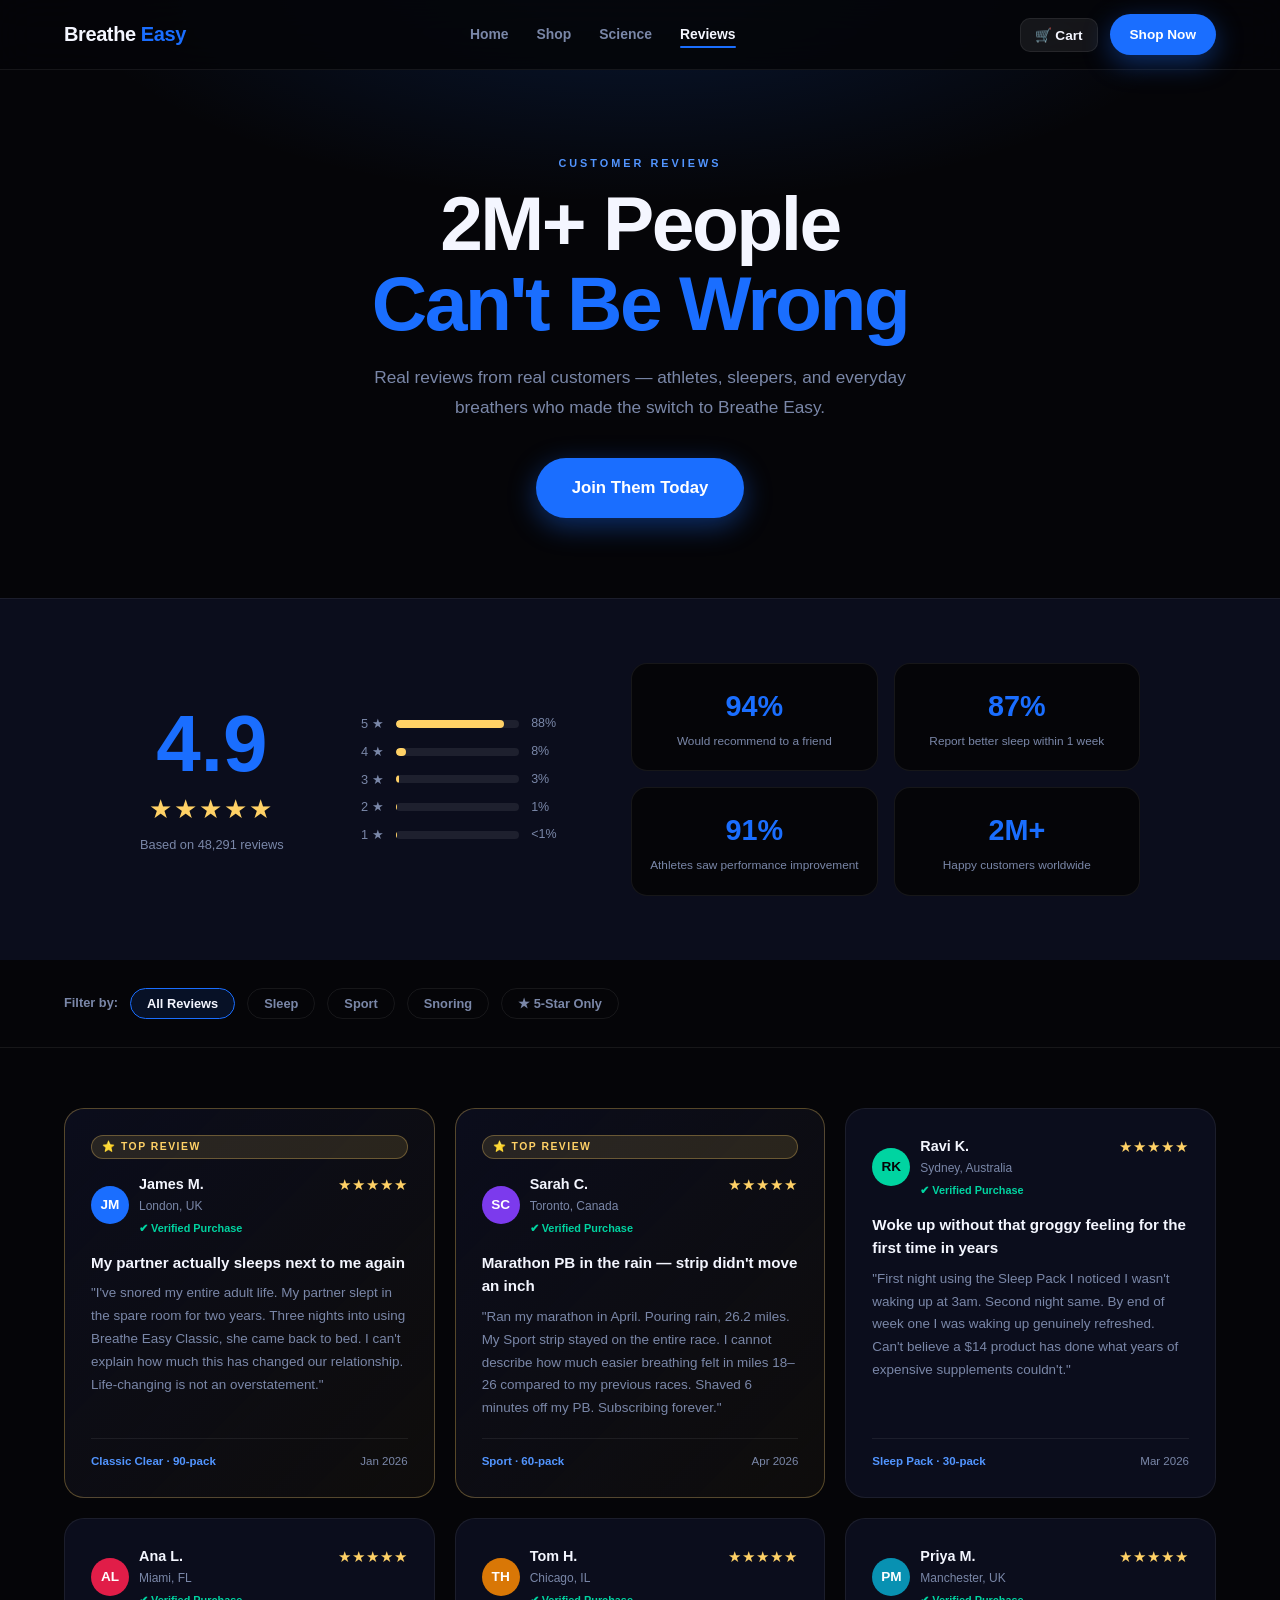
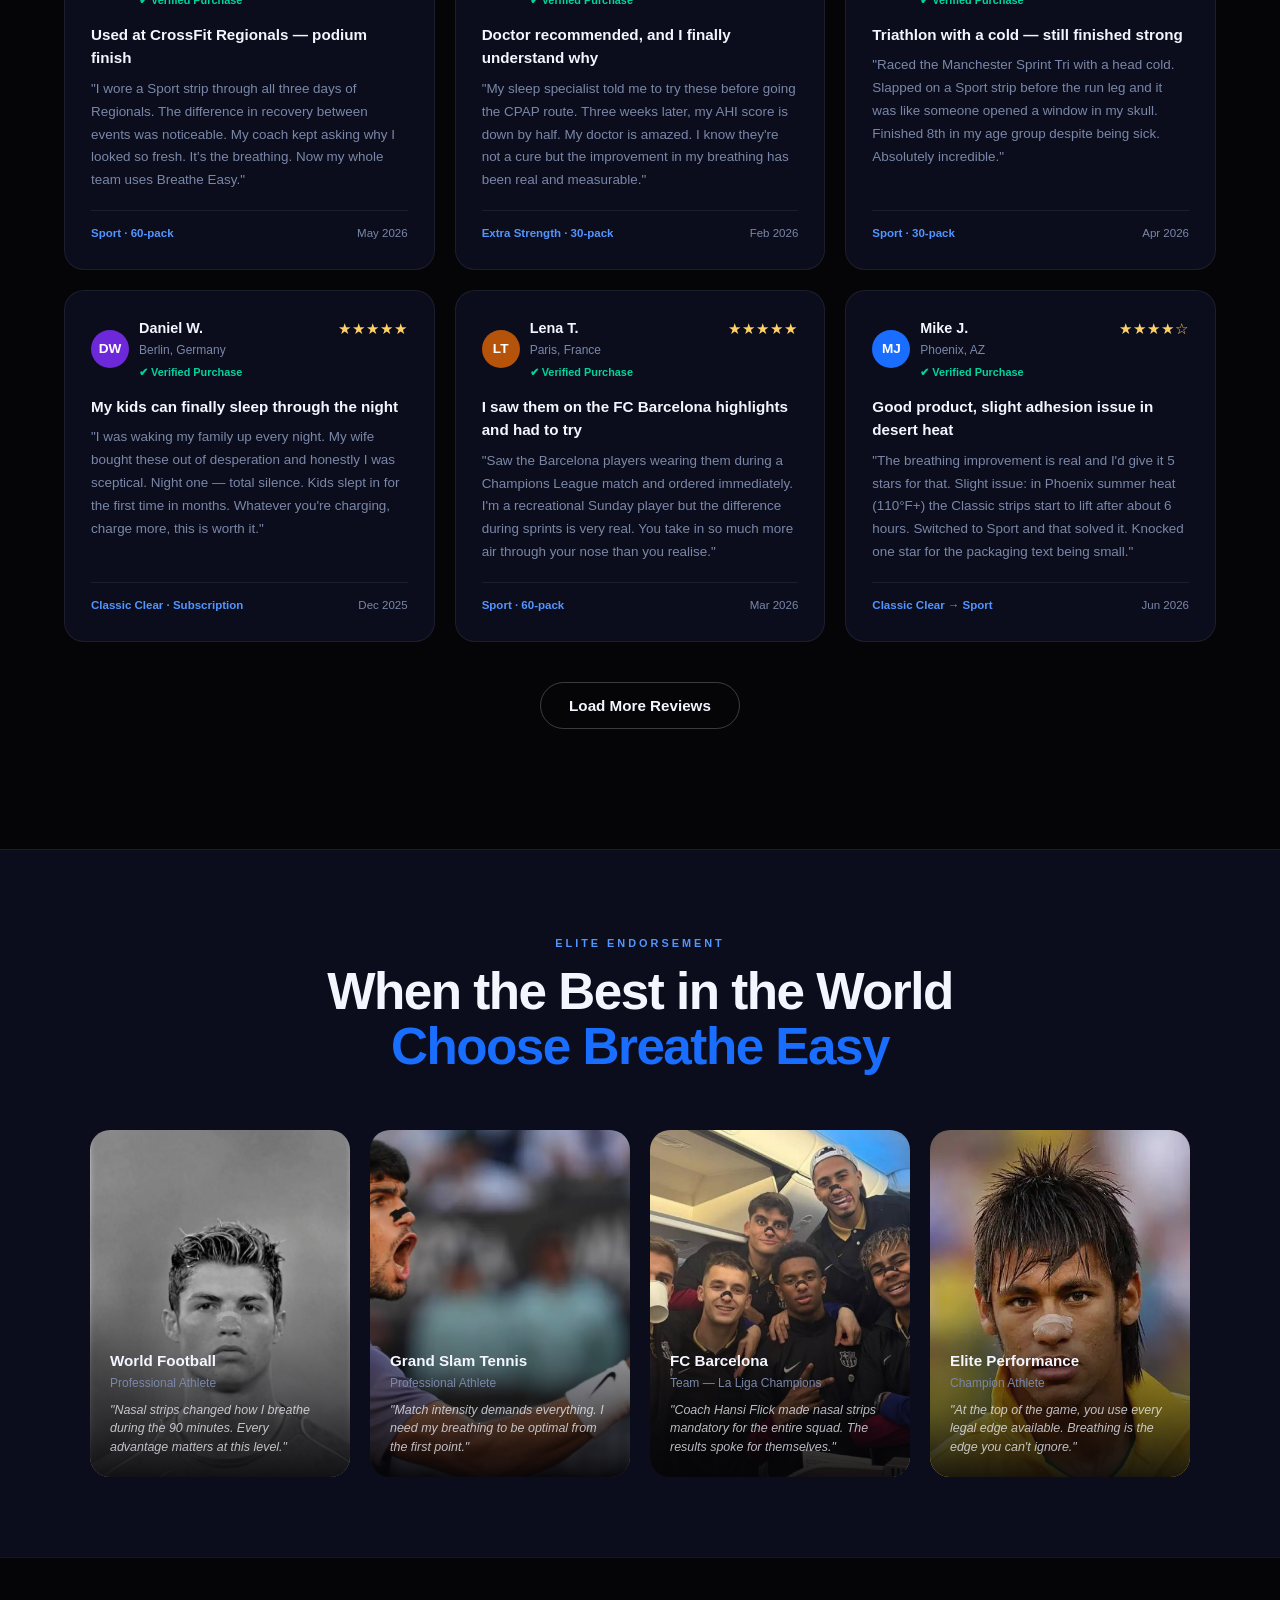
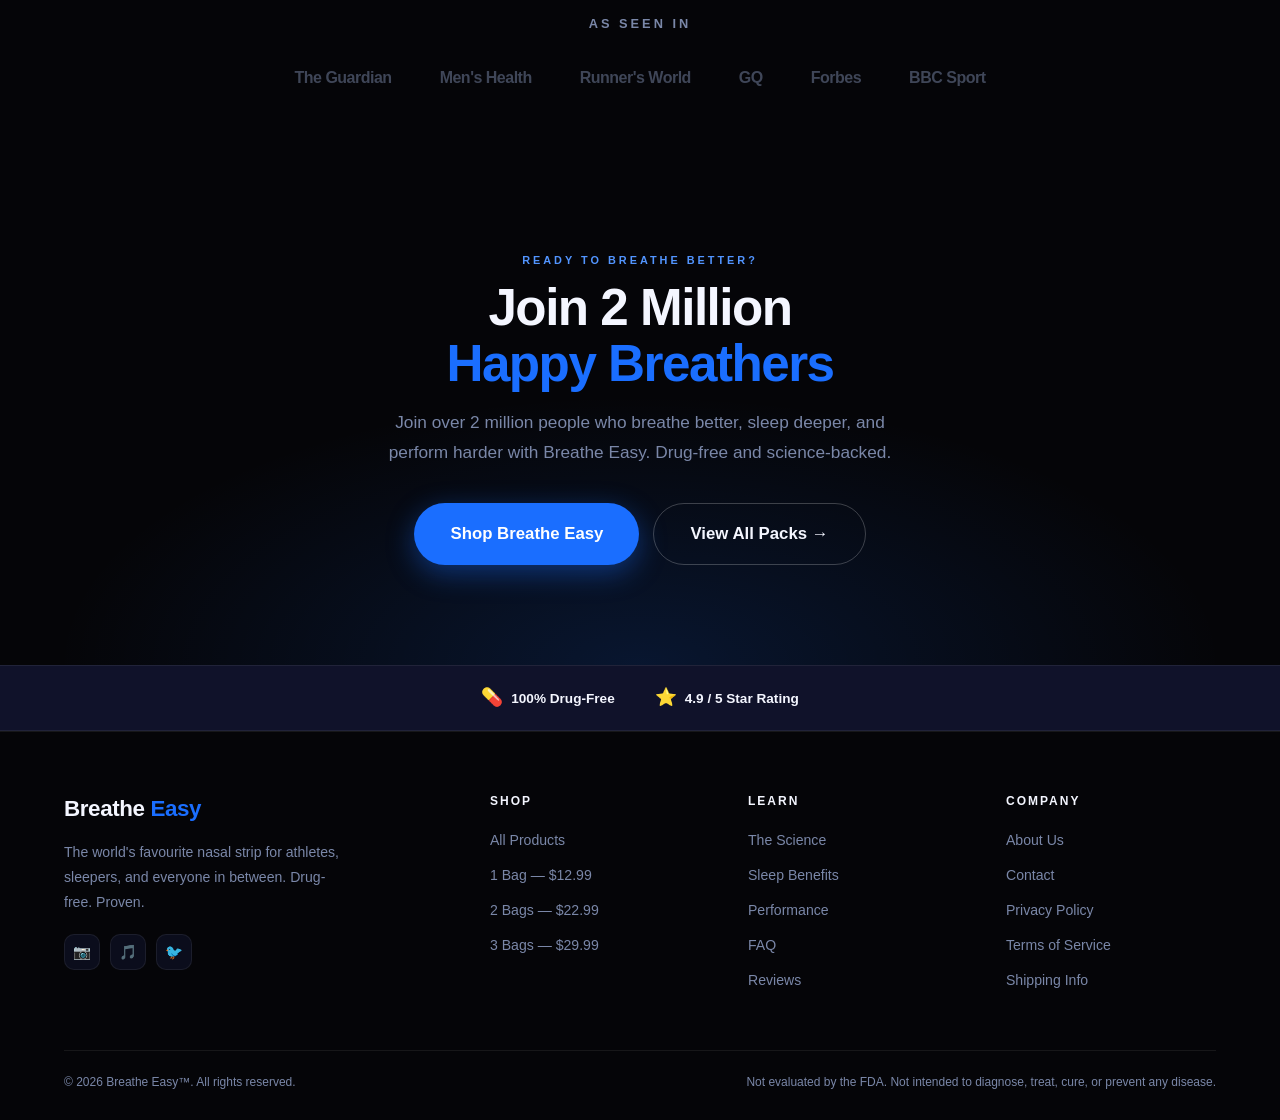
<file: reviews.html>
<!DOCTYPE html>
<html lang="en">
<head>
  <meta charset="UTF-8"/>
  <meta name="viewport" content="width=device-width, initial-scale=1.0"/>
  <title>Reviews — Breathe Easy</title>
  <link rel="stylesheet" href="bp-style.css"/>
  <style>
    /* ── REVIEWS PAGE ──────────────────────────── */

    /* HERO */
    .rev-hero {
      padding: 150px 5vw 80px;
      background: radial-gradient(ellipse 70% 60% at 50% -5%, rgba(26,110,255,.18) 0%, transparent 65%);
      text-align: center;
    }
    .rev-hero h1 { margin-bottom: 18px; }
    .rev-hero .lead { max-width: 560px; margin: 0 auto 36px; }

    /* RATING SUMMARY */
    .rating-summary {
      background: var(--navy);
      padding: 64px 5vw;
      border-top: 1px solid var(--border);
    }
    .rating-layout {
      display: grid;
      grid-template-columns: auto 1fr auto;
      gap: 64px; align-items: center;
      max-width: 1000px; margin: 0 auto;
    }
    .rating-big {
      text-align: center;
    }
    .rating-big .rb-num { font-size: 5rem; font-weight: 900; line-height: 1; }
    .rating-big .rb-stars { font-size: 1.6rem; letter-spacing: 2px; color: var(--gold); margin: 6px 0; }
    .rating-big .rb-total { font-size: .8rem; color: var(--gray); }

    .rating-bars { display: flex; flex-direction: column; gap: 8px; }
    .rbar-row { display: flex; align-items: center; gap: 12px; }
    .rbar-label { font-size: .8rem; color: var(--gray); width: 36px; text-align: right; flex-shrink: 0; }
    .rbar-track {
      flex: 1; height: 8px; background: rgba(255,255,255,.08);
      border-radius: 10px; overflow: hidden;
    }
    .rbar-fill {
      height: 100%; border-radius: 10px;
      background: var(--gold);
      transition: width 1.2s ease;
    }
    .rbar-pct { font-size: .78rem; color: var(--gray); width: 36px; flex-shrink: 0; }

    .rating-highlights {
      display: grid; grid-template-columns: 1fr 1fr; gap: 16px;
    }
    .rh-stat {
      background: var(--black);
      border: 1px solid var(--border);
      border-radius: 16px; padding: 20px 18px; text-align: center;
    }
    .rh-num { font-size: 1.8rem; font-weight: 900; margin-bottom: 4px; }
    .rh-lbl { font-size: .74rem; color: var(--gray); line-height: 1.5; }

    /* FILTER BAR */
    .filter-bar {
      padding: 28px 5vw;
      display: flex; align-items: center; gap: 12px; flex-wrap: wrap;
      border-bottom: 1px solid var(--border);
    }
    .filter-label { font-size: .8rem; color: var(--gray); font-weight: 700; }
    .filter-btn {
      padding: 7px 16px; border-radius: 100px; cursor: pointer;
      border: 1.5px solid var(--border); background: transparent;
      color: var(--gray); font-size: .8rem; font-weight: 700;
      transition: all .15s;
    }
    .filter-btn:hover, .filter-btn.active {
      border-color: var(--blue); color: var(--white); background: rgba(26,110,255,.12);
    }

    /* REVIEWS GRID */
    .reviews-section { padding: 60px 5vw; }
    .reviews-grid {
      display: grid;
      grid-template-columns: repeat(3, 1fr);
      gap: 20px;
    }
    .review-card {
      background: var(--navy);
      border: 1px solid var(--border);
      border-radius: 20px;
      padding: 26px;
      display: flex; flex-direction: column;
      transition: border-color .2s;
    }
    .review-card:hover { border-color: rgba(26,110,255,.3); }
    .review-card.featured {
      border-color: rgba(255,209,102,.3);
      background: linear-gradient(135deg, var(--navy) 0%, rgba(255,209,102,.04) 100%);
    }

    .review-header {
      display: flex; justify-content: space-between; align-items: flex-start;
      margin-bottom: 14px;
    }
    .reviewer-info { display: flex; align-items: center; gap: 10px; }
    .reviewer-avatar {
      width: 38px; height: 38px; border-radius: 50%;
      background: var(--blue); display: flex; align-items: center; justify-content: center;
      font-size: .85rem; font-weight: 800; flex-shrink: 0; color: #fff;
    }
    .reviewer-name  { font-size: .9rem; font-weight: 700; margin-bottom: 2px; }
    .reviewer-meta  { font-size: .75rem; color: var(--gray); }
    .review-stars   { font-size: .95rem; color: var(--gold); letter-spacing: 1px; }

    .verified-badge {
      font-size: .68rem; color: var(--green); font-weight: 700;
      display: flex; align-items: center; gap: 4px; margin-top: 4px;
    }

    .review-body { flex: 1; }
    .review-title { font-size: .95rem; font-weight: 800; margin-bottom: 8px; }
    .review-text  { font-size: .84rem; color: var(--gray); line-height: 1.7; }

    .review-footer {
      margin-top: 18px; padding-top: 14px;
      border-top: 1px solid var(--border);
      display: flex; justify-content: space-between; align-items: center;
    }
    .review-product { font-size: .72rem; color: var(--blue-lt); font-weight: 700; }
    .review-date    { font-size: .72rem; color: var(--gray); }

    /* helpful badge */
    .review-card.featured::before {
      content: '⭐ Top Review';
      display: inline-block;
      font-size: .65rem; font-weight: 800; letter-spacing: 1.5px; text-transform: uppercase;
      color: var(--gold); background: rgba(255,209,102,.12);
      border: 1px solid rgba(255,209,102,.3);
      padding: 3px 10px; border-radius: 100px;
      margin-bottom: 14px;
    }

    /* LOAD MORE */
    .load-more-wrap { text-align: center; padding: 0 0 60px; }

    /* ATHLETE PROOF */
    .athlete-proof {
      background: var(--navy);
      padding: 80px 5vw;
      border-top: 1px solid var(--border);
    }
    .ap-header { text-align: center; margin-bottom: 56px; }
    .ap-grid {
      display: grid; grid-template-columns: repeat(4, 1fr);
      gap: 20px; max-width: 1100px; margin: 0 auto;
    }
    .ap-card {
      border-radius: 20px; overflow: hidden;
      aspect-ratio: 3/4; position: relative;
      background: #111;
    }
    .ap-card img {
      width: 100%; height: 100%;
      object-fit: cover;
      transition: transform .5s ease;
    }
    .ap-card:hover img { transform: scale(1.06); }
    .ap-card .ap-overlay {
      position: absolute; inset: 0;
      background: linear-gradient(to top, rgba(5,5,8,.9) 0%, transparent 55%);
      display: flex; flex-direction: column; justify-content: flex-end; padding: 20px;
    }
    .ap-name  { font-size: .95rem; font-weight: 800; }
    .ap-role  { font-size: .75rem; color: var(--gray); margin-top: 2px; }
    .ap-quote { font-size: .78rem; color: rgba(244,246,255,.75); margin-top: 8px; line-height: 1.5; font-style: italic; }

    /* Position modifiers for athlete faces */
    .ap-card.portrait img { object-position: 50% 12%; }
    .ap-card.action   img { object-position: center center; }
    .ap-card.group    img { object-position: 50% 38%; }
    .ap-card.bw       img { object-position: 50% 15%; }

    /* PRESS LOGOS */
    .press-section {
      padding: 56px 5vw;
      text-align: center;
      border-top: 1px solid var(--border);
    }
    .press-section h3 { font-size: .8rem; font-weight: 800; letter-spacing: 3px; text-transform: uppercase; color: var(--gray); margin-bottom: 32px; }
    .press-logos {
      display: flex; justify-content: center; align-items: center; gap: 48px; flex-wrap: wrap;
    }
    .press-logo {
      font-size: 1rem; font-weight: 900; color: rgba(122,135,168,.5);
      letter-spacing: -.5px; transition: color .2s;
    }
    .press-logo:hover { color: var(--gray); }

    /* CTA */
    .rev-cta {
      padding: 100px 5vw;
      text-align: center;
      background: radial-gradient(ellipse 70% 80% at 50% 100%, rgba(26,110,255,.16) 0%, transparent 65%);
    }
    .rev-cta h2 { margin-bottom: 16px; }
    .rev-cta .lead { max-width: 520px; margin: 0 auto 36px; }

    /* ── RESPONSIVE ──────────────────────────── */
    @media (max-width: 1024px) {
      .rating-layout { grid-template-columns: 1fr; gap: 40px; text-align: center; }
      .rbar-label { text-align: left; }
      .reviews-grid { grid-template-columns: repeat(2, 1fr); }
      .ap-grid { grid-template-columns: repeat(2, 1fr); }
    }
    @media (max-width: 768px) {
      .reviews-grid { grid-template-columns: 1fr; }
      .rating-highlights { grid-template-columns: 1fr 1fr; }
    }
    @media (max-width: 520px) {
      .ap-grid { grid-template-columns: 1fr 1fr; }
    }
  </style>
</head>
<body>

<!-- ═══ NAV ═══════════════════════════════════════ -->
<nav class="nav">
  <a href="index.html" class="nav-logo">Breathe <span>Easy</span></a>
  <ul class="nav-links">
    <li><a href="index.html">Home</a></li>
    <li><a href="shop.html">Shop</a></li>
    <li><a href="science.html">Science</a></li>
    <li><a href="reviews.html" class="active">Reviews</a></li>
  </ul>
  <div class="nav-right">
    <button class="cart-nav-btn" onclick="openCart()">🛒 Cart<span class="cart-badge" style="display:none">0</span></button>
    <a href="shop.html" class="btn btn-primary btn-sm">Shop Now</a>
  </div>
</nav>

<!-- ═══ HERO ══════════════════════════════════════ -->
<div class="rev-hero">
  <span class="eyebrow">Customer Reviews</span>
  <h1 class="h-xl">2M+ People<br><span class="blue">Can't Be Wrong</span></h1>
  <p class="lead">Real reviews from real customers — athletes, sleepers, and everyday breathers who made the switch to Breathe Easy.</p>
  <a href="shop.html" class="btn btn-primary btn-lg">Join Them Today</a>
</div>

<!-- ═══ RATING SUMMARY ════════════════════════════ -->
<div class="rating-summary">
  <div class="rating-layout">
    <div class="rating-big">
      <div class="rb-num blue">4.9</div>
      <div class="rb-stars">★★★★★</div>
      <div class="rb-total">Based on 48,291 reviews</div>
    </div>
    <div class="rating-bars">
      <div class="rbar-row">
        <span class="rbar-label">5 ★</span>
        <div class="rbar-track"><div class="rbar-fill" style="width:88%"></div></div>
        <span class="rbar-pct">88%</span>
      </div>
      <div class="rbar-row">
        <span class="rbar-label">4 ★</span>
        <div class="rbar-track"><div class="rbar-fill" style="width:8%"></div></div>
        <span class="rbar-pct">8%</span>
      </div>
      <div class="rbar-row">
        <span class="rbar-label">3 ★</span>
        <div class="rbar-track"><div class="rbar-fill" style="width:3%"></div></div>
        <span class="rbar-pct">3%</span>
      </div>
      <div class="rbar-row">
        <span class="rbar-label">2 ★</span>
        <div class="rbar-track"><div class="rbar-fill" style="width:1%"></div></div>
        <span class="rbar-pct">1%</span>
      </div>
      <div class="rbar-row">
        <span class="rbar-label">1 ★</span>
        <div class="rbar-track"><div class="rbar-fill" style="width:0.5%"></div></div>
        <span class="rbar-pct">&lt;1%</span>
      </div>
    </div>
    <div class="rating-highlights">
      <div class="rh-stat">
        <div class="rh-num blue">94%</div>
        <div class="rh-lbl">Would recommend to a friend</div>
      </div>
      <div class="rh-stat">
        <div class="rh-num blue">87%</div>
        <div class="rh-lbl">Report better sleep within 1 week</div>
      </div>
      <div class="rh-stat">
        <div class="rh-num blue">91%</div>
        <div class="rh-lbl">Athletes saw performance improvement</div>
      </div>
      <div class="rh-stat">
        <div class="rh-num blue">2M+</div>
        <div class="rh-lbl">Happy customers worldwide</div>
      </div>
    </div>
  </div>
</div>

<!-- ═══ FILTER BAR ════════════════════════════════ -->
<div class="filter-bar">
  <span class="filter-label">Filter by:</span>
  <button class="filter-btn active" onclick="filterReviews(this, 'all')">All Reviews</button>
  <button class="filter-btn" onclick="filterReviews(this, 'sleep')">Sleep</button>
  <button class="filter-btn" onclick="filterReviews(this, 'sport')">Sport</button>
  <button class="filter-btn" onclick="filterReviews(this, 'snoring')">Snoring</button>
  <button class="filter-btn" onclick="filterReviews(this, '5star')">★ 5-Star Only</button>
</div>

<!-- ═══ REVIEWS GRID ══════════════════════════════ -->
<section class="reviews-section">
  <div class="reviews-grid">

    <div class="review-card featured">
      <div class="review-header">
        <div class="reviewer-info">
          <div class="reviewer-avatar" style="background:var(--blue)">JM</div>
          <div>
            <div class="reviewer-name">James M.</div>
            <div class="reviewer-meta">London, UK</div>
            <div class="verified-badge">✔ Verified Purchase</div>
          </div>
        </div>
        <div class="review-stars">★★★★★</div>
      </div>
      <div class="review-body">
        <div class="review-title">My partner actually sleeps next to me again</div>
        <p class="review-text">"I've snored my entire adult life. My partner slept in the spare room for two years. Three nights into using Breathe Easy Classic, she came back to bed. I can't explain how much this has changed our relationship. Life-changing is not an overstatement."</p>
      </div>
      <div class="review-footer">
        <span class="review-product">Classic Clear · 90-pack</span>
        <span class="review-date">Jan 2026</span>
      </div>
    </div>

    <div class="review-card featured">
      <div class="review-header">
        <div class="reviewer-info">
          <div class="reviewer-avatar" style="background:#7c3aed">SC</div>
          <div>
            <div class="reviewer-name">Sarah C.</div>
            <div class="reviewer-meta">Toronto, Canada</div>
            <div class="verified-badge">✔ Verified Purchase</div>
          </div>
        </div>
        <div class="review-stars">★★★★★</div>
      </div>
      <div class="review-body">
        <div class="review-title">Marathon PB in the rain — strip didn't move an inch</div>
        <p class="review-text">"Ran my marathon in April. Pouring rain, 26.2 miles. My Sport strip stayed on the entire race. I cannot describe how much easier breathing felt in miles 18–26 compared to my previous races. Shaved 6 minutes off my PB. Subscribing forever."</p>
      </div>
      <div class="review-footer">
        <span class="review-product">Sport · 60-pack</span>
        <span class="review-date">Apr 2026</span>
      </div>
    </div>

    <div class="review-card">
      <div class="review-header">
        <div class="reviewer-info">
          <div class="reviewer-avatar" style="background:var(--green);color:#050508">RK</div>
          <div>
            <div class="reviewer-name">Ravi K.</div>
            <div class="reviewer-meta">Sydney, Australia</div>
            <div class="verified-badge">✔ Verified Purchase</div>
          </div>
        </div>
        <div class="review-stars">★★★★★</div>
      </div>
      <div class="review-body">
        <div class="review-title">Woke up without that groggy feeling for the first time in years</div>
        <p class="review-text">"First night using the Sleep Pack I noticed I wasn't waking up at 3am. Second night same. By end of week one I was waking up genuinely refreshed. Can't believe a $14 product has done what years of expensive supplements couldn't."</p>
      </div>
      <div class="review-footer">
        <span class="review-product">Sleep Pack · 30-pack</span>
        <span class="review-date">Mar 2026</span>
      </div>
    </div>

    <div class="review-card">
      <div class="review-header">
        <div class="reviewer-info">
          <div class="reviewer-avatar" style="background:#e11d48">AL</div>
          <div>
            <div class="reviewer-name">Ana L.</div>
            <div class="reviewer-meta">Miami, FL</div>
            <div class="verified-badge">✔ Verified Purchase</div>
          </div>
        </div>
        <div class="review-stars">★★★★★</div>
      </div>
      <div class="review-body">
        <div class="review-title">Used at CrossFit Regionals — podium finish</div>
        <p class="review-text">"I wore a Sport strip through all three days of Regionals. The difference in recovery between events was noticeable. My coach kept asking why I looked so fresh. It's the breathing. Now my whole team uses Breathe Easy."</p>
      </div>
      <div class="review-footer">
        <span class="review-product">Sport · 60-pack</span>
        <span class="review-date">May 2026</span>
      </div>
    </div>

    <div class="review-card">
      <div class="review-header">
        <div class="reviewer-info">
          <div class="reviewer-avatar" style="background:#d97706;color:#fff">TH</div>
          <div>
            <div class="reviewer-name">Tom H.</div>
            <div class="reviewer-meta">Chicago, IL</div>
            <div class="verified-badge">✔ Verified Purchase</div>
          </div>
        </div>
        <div class="review-stars">★★★★★</div>
      </div>
      <div class="review-body">
        <div class="review-title">Doctor recommended, and I finally understand why</div>
        <p class="review-text">"My sleep specialist told me to try these before going the CPAP route. Three weeks later, my AHI score is down by half. My doctor is amazed. I know they're not a cure but the improvement in my breathing has been real and measurable."</p>
      </div>
      <div class="review-footer">
        <span class="review-product">Extra Strength · 30-pack</span>
        <span class="review-date">Feb 2026</span>
      </div>
    </div>

    <div class="review-card">
      <div class="review-header">
        <div class="reviewer-info">
          <div class="reviewer-avatar" style="background:#0891b2">PM</div>
          <div>
            <div class="reviewer-name">Priya M.</div>
            <div class="reviewer-meta">Manchester, UK</div>
            <div class="verified-badge">✔ Verified Purchase</div>
          </div>
        </div>
        <div class="review-stars">★★★★★</div>
      </div>
      <div class="review-body">
        <div class="review-title">Triathlon with a cold — still finished strong</div>
        <p class="review-text">"Raced the Manchester Sprint Tri with a head cold. Slapped on a Sport strip before the run leg and it was like someone opened a window in my skull. Finished 8th in my age group despite being sick. Absolutely incredible."</p>
      </div>
      <div class="review-footer">
        <span class="review-product">Sport · 30-pack</span>
        <span class="review-date">Apr 2026</span>
      </div>
    </div>

    <div class="review-card">
      <div class="review-header">
        <div class="reviewer-info">
          <div class="reviewer-avatar" style="background:#6d28d9">DW</div>
          <div>
            <div class="reviewer-name">Daniel W.</div>
            <div class="reviewer-meta">Berlin, Germany</div>
            <div class="verified-badge">✔ Verified Purchase</div>
          </div>
        </div>
        <div class="review-stars">★★★★★</div>
      </div>
      <div class="review-body">
        <div class="review-title">My kids can finally sleep through the night</div>
        <p class="review-text">"I was waking my family up every night. My wife bought these out of desperation and honestly I was sceptical. Night one — total silence. Kids slept in for the first time in months. Whatever you're charging, charge more, this is worth it."</p>
      </div>
      <div class="review-footer">
        <span class="review-product">Classic Clear · Subscription</span>
        <span class="review-date">Dec 2025</span>
      </div>
    </div>

    <div class="review-card">
      <div class="review-header">
        <div class="reviewer-info">
          <div class="reviewer-avatar" style="background:#b45309;color:#fff">LT</div>
          <div>
            <div class="reviewer-name">Lena T.</div>
            <div class="reviewer-meta">Paris, France</div>
            <div class="verified-badge">✔ Verified Purchase</div>
          </div>
        </div>
        <div class="review-stars">★★★★★</div>
      </div>
      <div class="review-body">
        <div class="review-title">I saw them on the FC Barcelona highlights and had to try</div>
        <p class="review-text">"Saw the Barcelona players wearing them during a Champions League match and ordered immediately. I'm a recreational Sunday player but the difference during sprints is very real. You take in so much more air through your nose than you realise."</p>
      </div>
      <div class="review-footer">
        <span class="review-product">Sport · 60-pack</span>
        <span class="review-date">Mar 2026</span>
      </div>
    </div>

    <div class="review-card">
      <div class="review-header">
        <div class="reviewer-info">
          <div class="reviewer-avatar" style="background:var(--blue)">MJ</div>
          <div>
            <div class="reviewer-name">Mike J.</div>
            <div class="reviewer-meta">Phoenix, AZ</div>
            <div class="verified-badge">✔ Verified Purchase</div>
          </div>
        </div>
        <div class="review-stars">★★★★☆</div>
      </div>
      <div class="review-body">
        <div class="review-title">Good product, slight adhesion issue in desert heat</div>
        <p class="review-text">"The breathing improvement is real and I'd give it 5 stars for that. Slight issue: in Phoenix summer heat (110°F+) the Classic strips start to lift after about 6 hours. Switched to Sport and that solved it. Knocked one star for the packaging text being small."</p>
      </div>
      <div class="review-footer">
        <span class="review-product">Classic Clear → Sport</span>
        <span class="review-date">Jun 2026</span>
      </div>
    </div>

  </div>
  <div class="load-more-wrap" style="margin-top:40px;">
    <button class="btn btn-ghost" onclick="this.textContent='No more reviews to load — but there are 48,000+ on our site!'; this.disabled=true;">Load More Reviews</button>
  </div>
</section>

<!-- ═══ ATHLETE PROOF ══════════════════════════════ -->
<section class="athlete-proof">
  <div class="ap-header">
    <span class="eyebrow">Elite Endorsement</span>
    <h2 class="h-lg">When the Best in the World<br><span class="blue">Choose Breathe Easy</span></h2>
  </div>
  <div class="ap-grid">
    <div class="ap-card portrait">
      <img src="50f667ba3021f38afb29d88b24887a69.jpg"
           alt="World class athlete wearing nasal strip"
           onerror="this.parentElement.style.background='#1a1a2e'"/>
      <div class="ap-overlay">
        <div class="ap-name">World Football</div>
        <div class="ap-role">Professional Athlete</div>
        <div class="ap-quote">"Nasal strips changed how I breathe during the 90 minutes. Every advantage matters at this level."</div>
      </div>
    </div>
    <div class="ap-card action">
      <img src="French_Open_Nose_Strips_Tennis_09439-1.webp"
           alt="Tennis pro at Grand Slam with nasal strip"
           onerror="this.parentElement.style.background='#1a1a2e'"/>
      <div class="ap-overlay">
        <div class="ap-name">Grand Slam Tennis</div>
        <div class="ap-role">Professional Athlete</div>
        <div class="ap-quote">"Match intensity demands everything. I need my breathing to be optimal from the first point."</div>
      </div>
    </div>
    <div class="ap-card group">
      <img src="Curious-About-the-Nasal-Strip-Hansi-Flick-Made-Mandatory-for-Barca-Players-Heres-What-they-Cost-768x576.jpg"
           alt="FC Barcelona squad with nasal strips"
           onerror="this.parentElement.style.background='#1a1a2e'"/>
      <div class="ap-overlay">
        <div class="ap-name">FC Barcelona</div>
        <div class="ap-role">Team — La Liga Champions</div>
        <div class="ap-quote">"Coach Hansi Flick made nasal strips mandatory for the entire squad. The results spoke for themselves."</div>
      </div>
    </div>
    <div class="ap-card bw">
      <img src="download.webp"
           alt="Elite athlete wearing nasal strip"
           onerror="this.parentElement.style.background='#1a1a2e'"/>
      <div class="ap-overlay">
        <div class="ap-name">Elite Performance</div>
        <div class="ap-role">Champion Athlete</div>
        <div class="ap-quote">"At the top of the game, you use every legal edge available. Breathing is the edge you can't ignore."</div>
      </div>
    </div>
  </div>
</section>

<!-- ═══ PRESS ══════════════════════════════════════ -->
<div class="press-section">
  <h3>As Seen In</h3>
  <div class="press-logos">
    <div class="press-logo">The Guardian</div>
    <div class="press-logo">Men's Health</div>
    <div class="press-logo">Runner's World</div>
    <div class="press-logo">GQ</div>
    <div class="press-logo">Forbes</div>
    <div class="press-logo">BBC Sport</div>
  </div>
</div>

<!-- ═══ CTA ════════════════════════════════════════ -->
<section class="rev-cta">
  <span class="eyebrow">Ready to Breathe Better?</span>
  <h2 class="h-lg">Join 2 Million<br><span class="blue">Happy Breathers</span></h2>
  <p class="lead">Join over 2 million people who breathe better, sleep deeper, and perform harder with Breathe Easy. Drug-free and science-backed.</p>
  <div style="display:flex;gap:14px;justify-content:center;flex-wrap:wrap;">
    <a href="shop.html" class="btn btn-primary btn-lg">Shop Breathe Easy</a>
    <a href="shop.html" class="btn btn-ghost btn-lg">View All Packs →</a>
  </div>
</section>

<!-- ═══ GUARANTEE BAR ══════════════════════════════ -->
<div class="guarantee-bar">
  <div class="guar-item"><span class="guar-icon">💊</span>100% Drug-Free</div>
  <div class="guar-item"><span class="guar-icon">⭐</span>4.9 / 5 Star Rating</div>
</div>

<!-- ═══ FOOTER ══════════════════════════════════════ -->
<footer class="footer">
  <div class="footer-top">
    <div class="footer-brand">
      <div class="nav-logo">Breathe <span style="color:var(--blue)">Easy</span></div>
      <p>The world's favourite nasal strip for athletes, sleepers, and everyone in between. Drug-free. Proven.</p>
      <div class="footer-socials">
        <a href="#" class="footer-social-btn" aria-label="Instagram">📷</a>
        <a href="#" class="footer-social-btn" aria-label="TikTok">🎵</a>
        <a href="#" class="footer-social-btn" aria-label="Twitter">🐦</a>
      </div>
    </div>
    <div class="footer-col">
      <h5>Shop</h5>
      <ul>
        <li><a href="shop.html">All Products</a></li>
        <li><a href="shop.html">1 Bag — $12.99</a></li>
        <li><a href="shop.html">2 Bags — $22.99</a></li>
        <li><a href="shop.html">3 Bags — $29.99</a></li>
      </ul>
    </div>
    <div class="footer-col">
      <h5>Learn</h5>
      <ul>
        <li><a href="science.html">The Science</a></li>
        <li><a href="science.html#sleep">Sleep Benefits</a></li>
        <li><a href="science.html#performance">Performance</a></li>
        <li><a href="science.html#faq">FAQ</a></li>
        <li><a href="reviews.html">Reviews</a></li>
      </ul>
    </div>
    <div class="footer-col">
      <h5>Company</h5>
      <ul>
        <li><a href="about.html">About Us</a></li>
        <li><a href="about.html#contact">Contact</a></li>
        <li><a href="privacy.html">Privacy Policy</a></li>
        <li><a href="terms.html">Terms of Service</a></li>
        <li><a href="terms.html#shipping">Shipping Info</a></li>
      </ul>
    </div>
  </div>
  <div class="footer-bottom">
    <p>© 2026 Breathe Easy™. All rights reserved.</p>
    <p>Not evaluated by the FDA. Not intended to diagnose, treat, cure, or prevent any disease.</p>
  </div>
</footer>

<script>
  function filterReviews(btn, category) {
    document.querySelectorAll('.filter-btn').forEach(b => b.classList.remove('active'));
    btn.classList.add('active');
  }
</script>
<!-- ═══ CART DRAWER ══════════════════════════════ -->
<div id="cart-overlay" onclick="closeCart()"></div>
<div id="cart-drawer">
  <div class="cart-header">
    <h3>Your Cart</h3>
    <button class="cart-close-btn" onclick="closeCart()">✕</button>
  </div>
  <div id="cart-items"><p class="cart-empty">Your cart is empty.</p></div>
  <div class="cart-footer" id="cart-footer-zone" style="display:none">
    <div class="cart-subtotal">
      <span>Subtotal</span><span id="cart-subtotal-amount">$0.00</span>
    </div>
    <div class="cart-free-ship" id="cart-free-ship" style="font-size:.8rem;margin-bottom:14px;min-height:18px;"></div>
    <button class="cart-checkout-btn" onclick="goToCheckout()">Checkout →</button>
    <p class="cart-secure">🔒 Secure checkout via Stripe</p>
  </div>
</div>
<script src="bp-cart.js"></script>
</body>
</html>
</file>
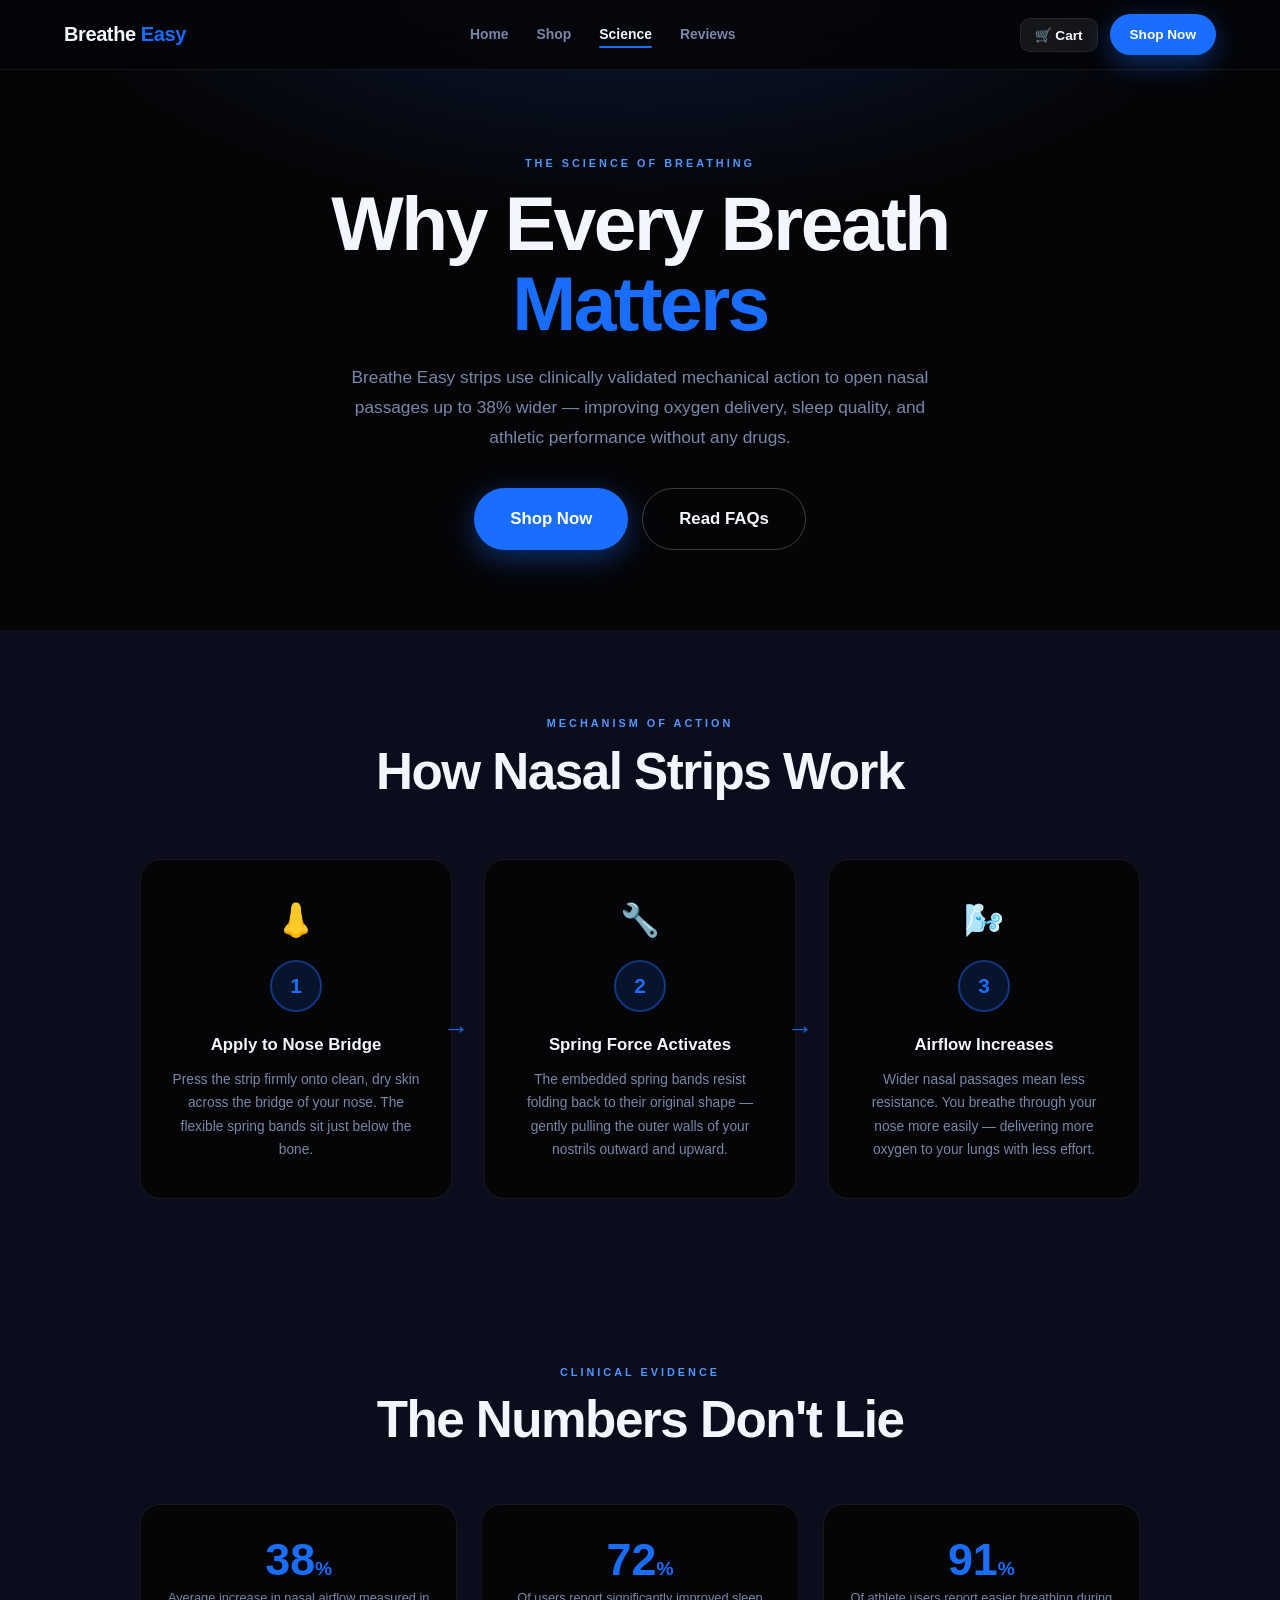
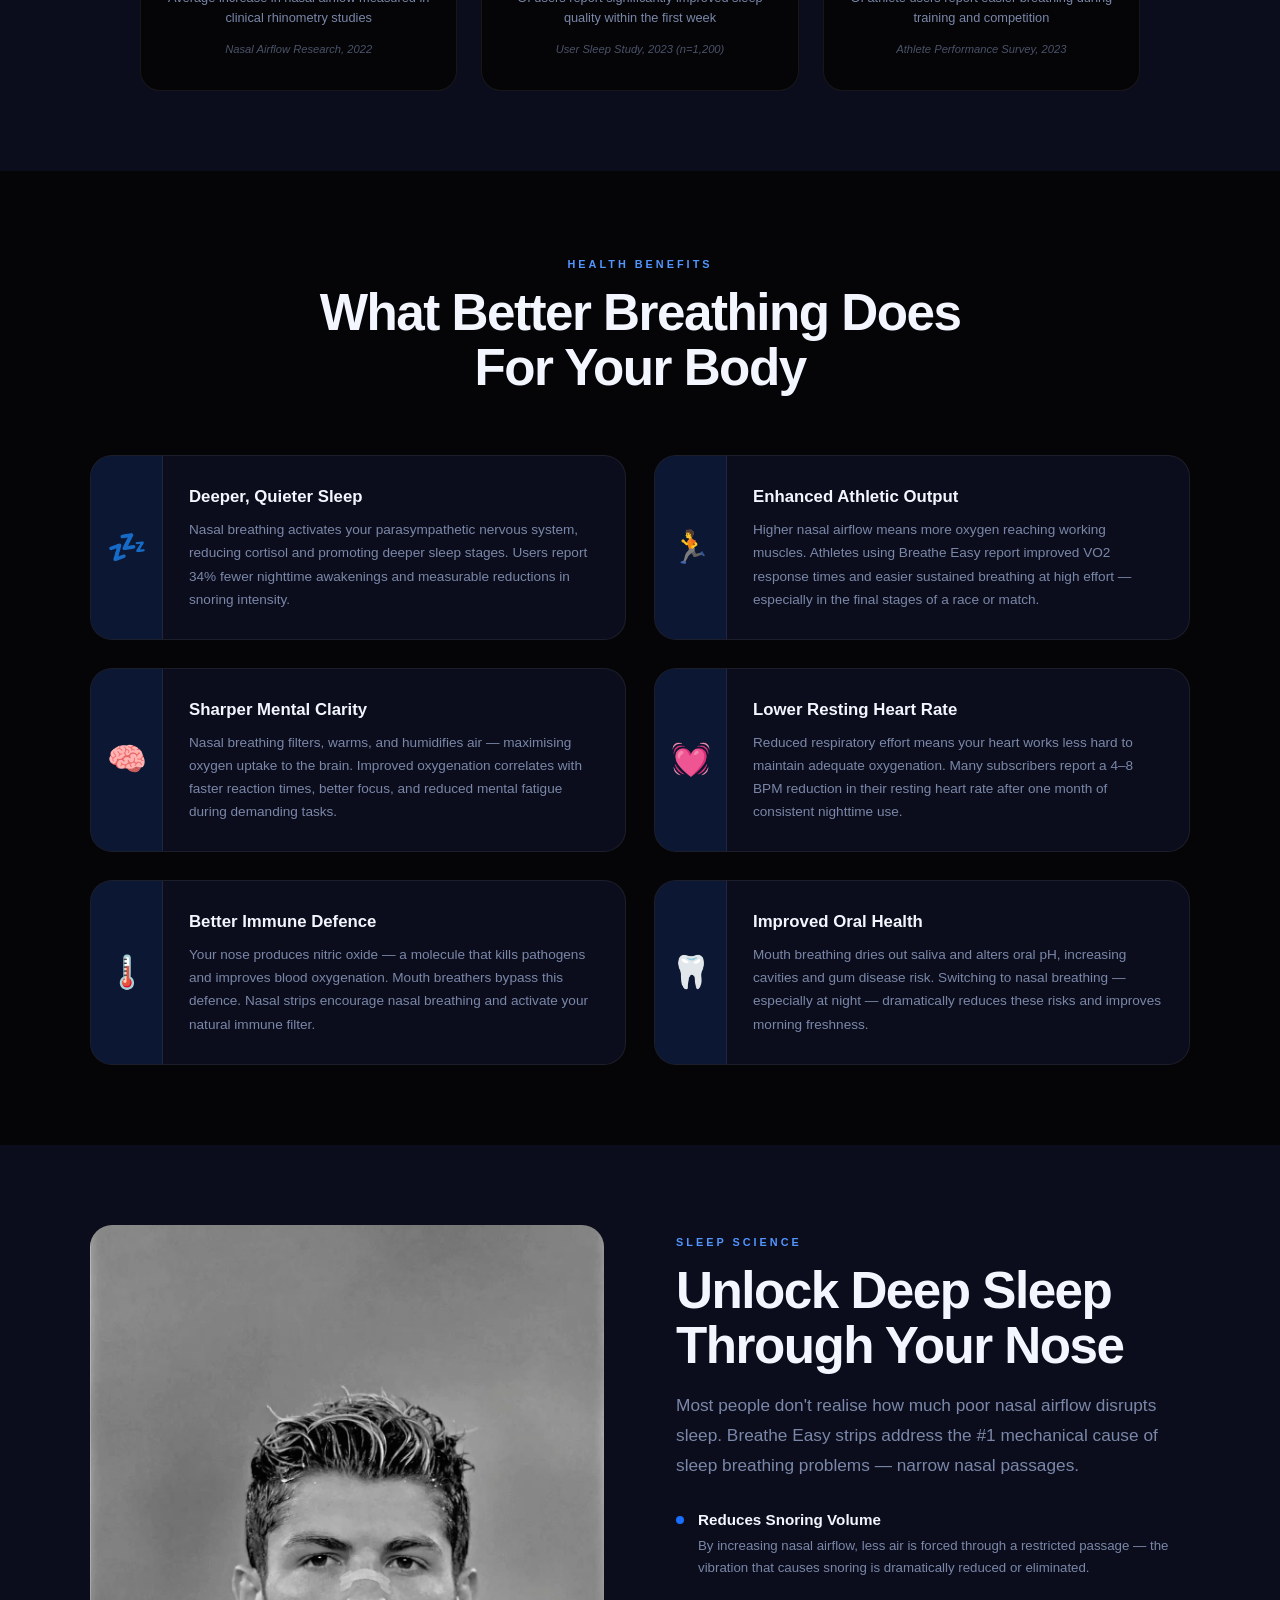
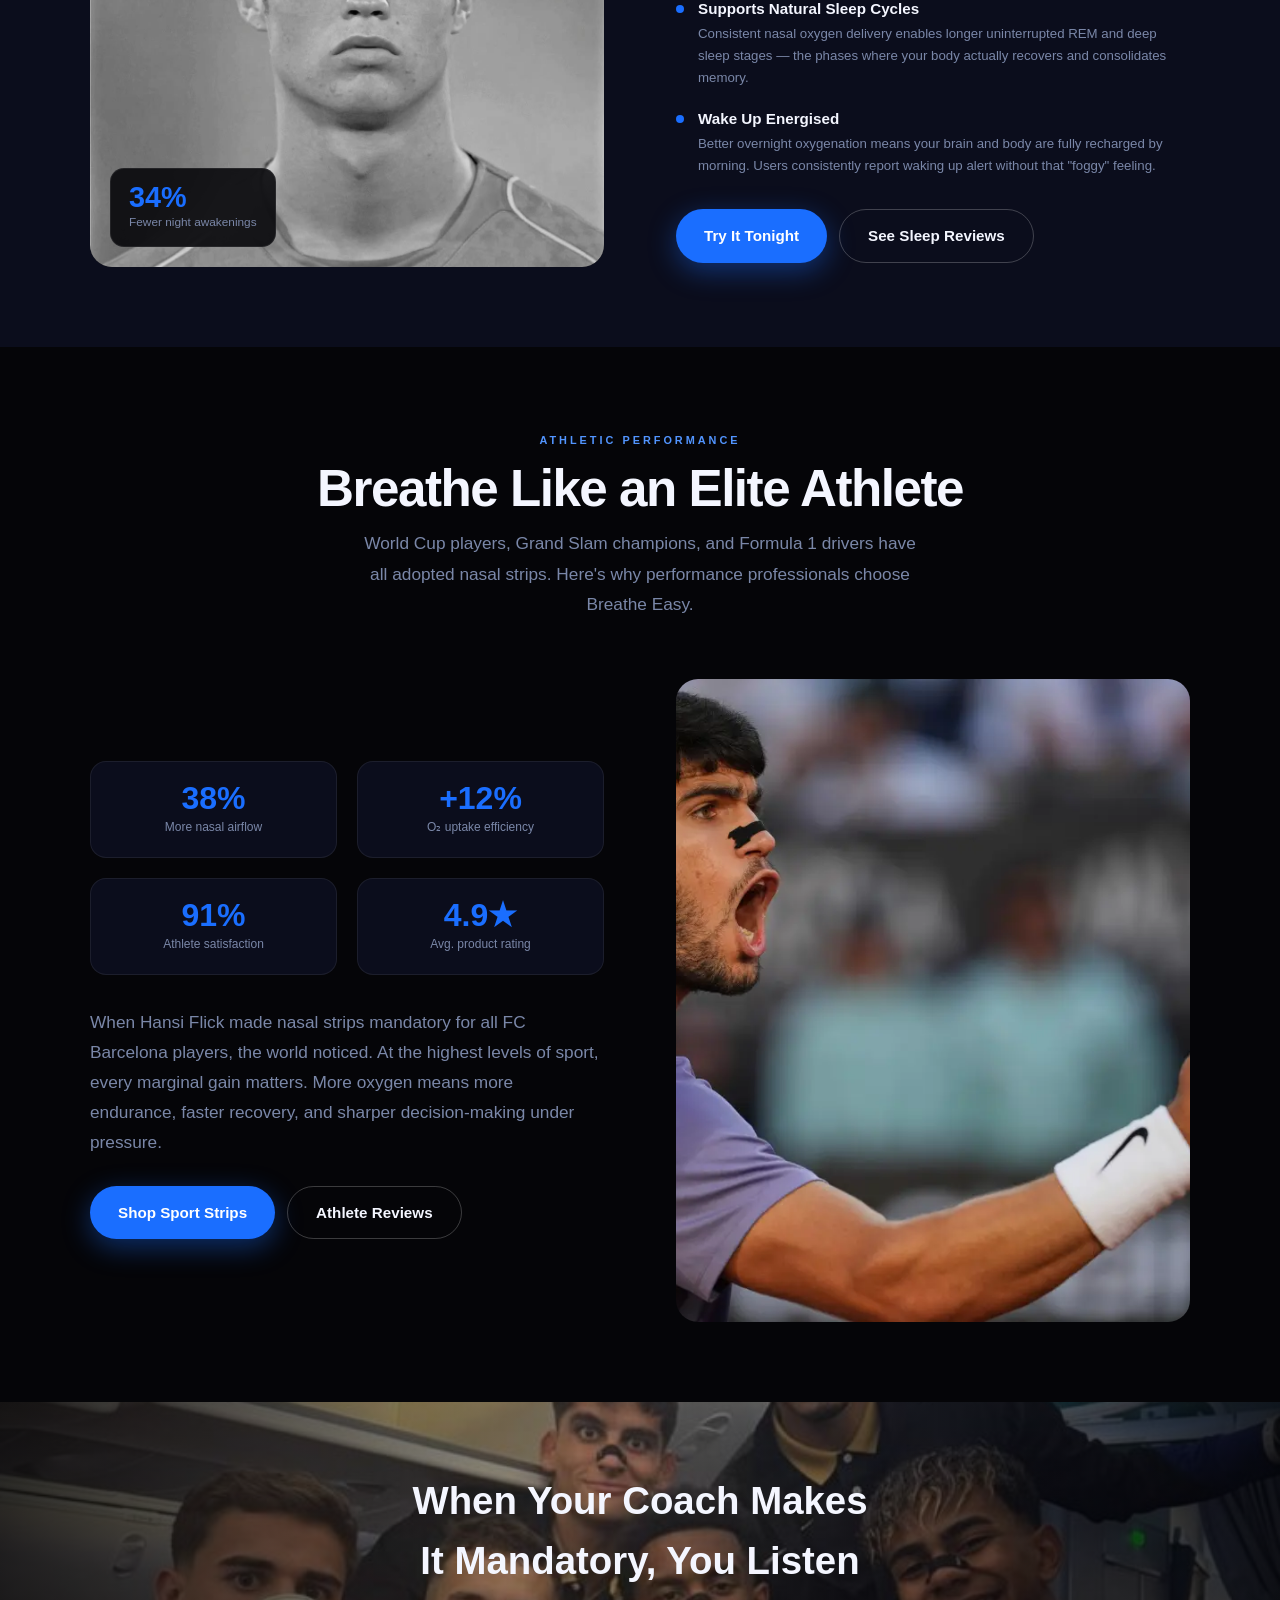
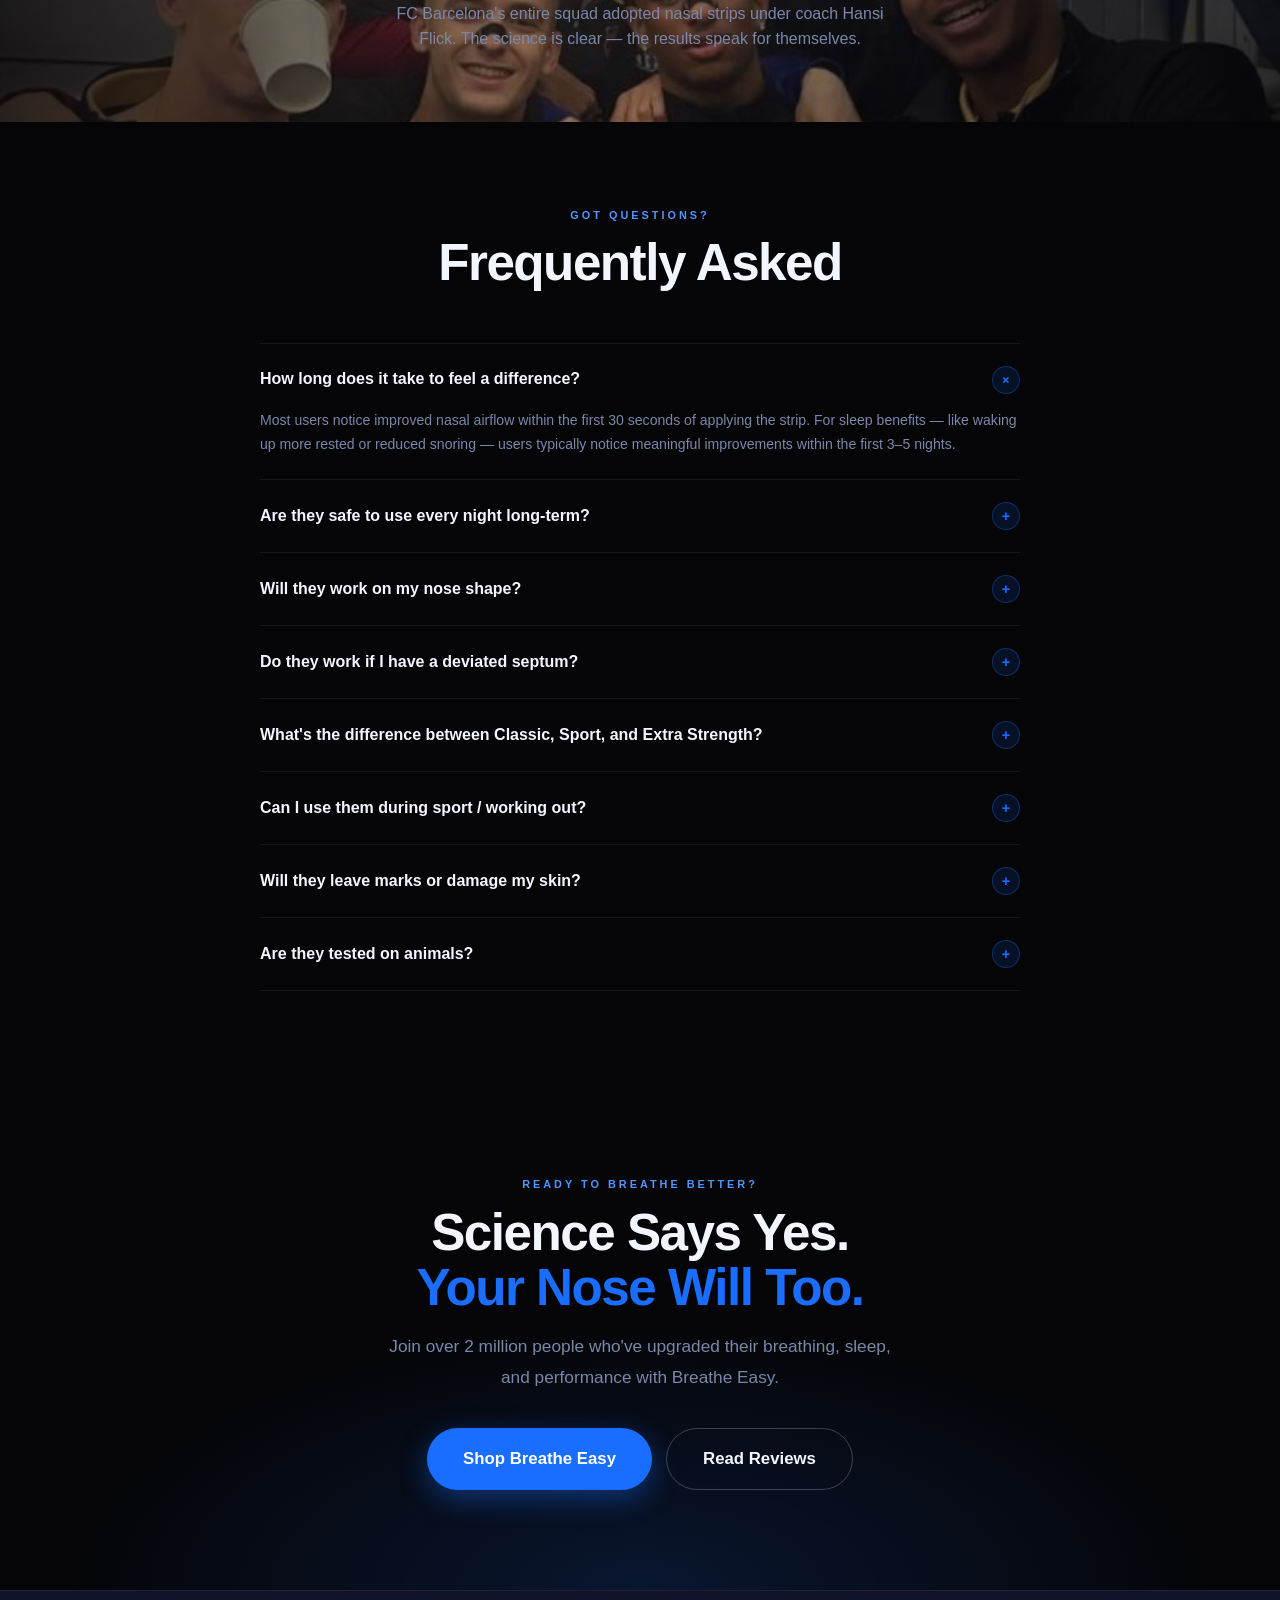
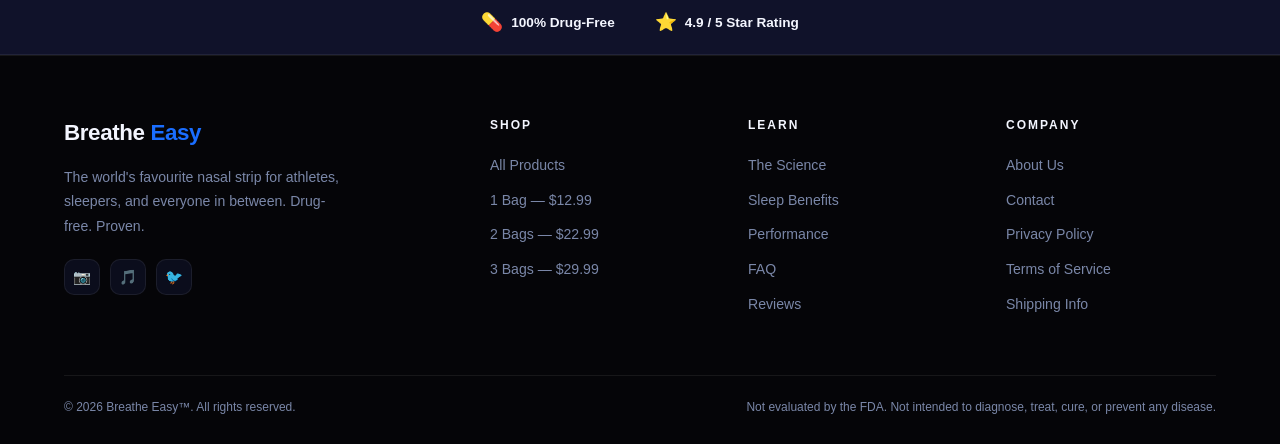
<file: science.html>
<!DOCTYPE html>
<html lang="en">
<head>
  <meta charset="UTF-8"/>
  <meta name="viewport" content="width=device-width, initial-scale=1.0"/>
  <title>The Science — Breathe Easy</title>
  <link rel="stylesheet" href="bp-style.css"/>
  <style>
    /* ── SCIENCE PAGE ──────────────────────────── */

    /* HERO */
    .sci-hero {
      padding: 150px 5vw 80px;
      background: radial-gradient(ellipse 70% 60% at 50% -5%, rgba(26,110,255,.18) 0%, transparent 65%);
      text-align: center;
      max-width: 720px;
      margin: 0 auto;
    }
    .sci-hero h1 { margin-bottom: 18px; }
    .sci-hero .lead { margin-bottom: 32px; }

    /* HOW IT WORKS */
    .how-section {
      padding: 80px 5vw;
      background: var(--navy);
    }
    .how-header { text-align: center; margin-bottom: 60px; }
    .how-steps {
      display: grid;
      grid-template-columns: repeat(3, 1fr);
      gap: 32px;
      max-width: 1000px;
      margin: 0 auto;
    }
    .step-card {
      background: var(--black);
      border: 1px solid var(--border);
      border-radius: 20px;
      padding: 36px 28px;
      text-align: center;
      position: relative;
    }
    .step-num {
      width: 52px; height: 52px;
      background: rgba(26,110,255,.15);
      border: 2px solid rgba(26,110,255,.4);
      border-radius: 50%;
      font-size: 1.3rem; font-weight: 900; color: var(--blue);
      display: flex; align-items: center; justify-content: center;
      margin: 0 auto 20px;
    }
    .step-icon { font-size: 2rem; margin-bottom: 14px; display: block; }
    .step-card h3 { font-size: 1.05rem; font-weight: 800; margin-bottom: 10px; }
    .step-card p  { font-size: .86rem; color: var(--gray); line-height: 1.7; }

    /* arrow between steps */
    .step-arrow {
      position: absolute; right: -18px; top: 50%;
      transform: translateY(-50%);
      font-size: 1.6rem; color: var(--blue);
    }

    /* BENEFITS GRID */
    .benefits-section { padding: 80px 5vw; }
    .benefits-header { text-align: center; margin-bottom: 60px; }
    .benefits-grid {
      display: grid;
      grid-template-columns: repeat(2, 1fr);
      gap: 28px;
      max-width: 1100px;
      margin: 0 auto;
    }
    .benefit-card {
      background: var(--navy);
      border: 1px solid var(--border);
      border-radius: 22px;
      overflow: hidden;
      display: flex;
      gap: 0;
    }
    .benefit-icon-col {
      width: 72px; flex-shrink: 0;
      background: rgba(26,110,255,.1);
      border-right: 1px solid var(--border);
      display: flex; align-items: center; justify-content: center;
      font-size: 2rem;
    }
    .benefit-text { padding: 28px 26px; }
    .benefit-text h3 { font-size: 1.05rem; font-weight: 800; margin-bottom: 8px; }
    .benefit-text p  { font-size: .85rem; color: var(--gray); line-height: 1.7; }

    /* SLEEP SECTION */
    .sleep-section {
      padding: 80px 5vw;
      background: var(--navy);
    }
    .sleep-layout {
      display: grid;
      grid-template-columns: 1fr 1fr;
      gap: 72px;
      align-items: center;
      max-width: 1100px;
      margin: 0 auto;
    }
    .sleep-img {
      border-radius: 22px;
      overflow: hidden;
      aspect-ratio: 4/5;
      position: relative;
      background: #111;
    }
    .sleep-img img {
      width: 100%; height: 100%;
      object-fit: cover;
      object-position: 50% 15%;
    }
    .sleep-img .img-badge {
      position: absolute; bottom: 20px; left: 20px;
      background: rgba(5,5,8,.88);
      backdrop-filter: blur(12px);
      border: 1px solid var(--border);
      border-radius: 14px; padding: 14px 18px;
    }
    .img-badge .badge-num { font-size: 1.8rem; font-weight: 900; line-height: 1; margin-bottom: 2px; }
    .img-badge .badge-lbl { font-size: .74rem; color: var(--gray); }
    .sleep-text { }
    .sleep-text h2 { margin-bottom: 16px; }
    .sleep-text .lead { margin-bottom: 28px; }
    .sleep-perks { margin-bottom: 32px; }
    .sleep-perk {
      display: flex; gap: 14px; align-items: flex-start;
      margin-bottom: 18px;
    }
    .perk-dot {
      width: 8px; height: 8px; border-radius: 50%;
      background: var(--blue); flex-shrink: 0; margin-top: 8px;
    }
    .perk-text h4 { font-size: .95rem; font-weight: 800; margin-bottom: 3px; }
    .perk-text p  { font-size: .83rem; color: var(--gray); line-height: 1.65; }

    /* PERFORMANCE */
    .performance-section { padding: 80px 5vw; }
    .perf-header { text-align: center; margin-bottom: 60px; }
    .perf-layout {
      display: grid;
      grid-template-columns: 1fr 1fr;
      gap: 72px;
      align-items: center;
      max-width: 1100px;
      margin: 0 auto;
    }
    .perf-text h2 { margin-bottom: 16px; }
    .perf-text .lead { margin-bottom: 28px; }
    .perf-stats {
      display: grid; grid-template-columns: 1fr 1fr; gap: 20px;
      margin-bottom: 32px;
    }
    .perf-stat {
      background: var(--navy);
      border: 1px solid var(--border);
      border-radius: 16px; padding: 20px;
      text-align: center;
    }
    .perf-stat .pstat-num { font-size: 2rem; font-weight: 900; line-height: 1; margin-bottom: 4px; }
    .perf-stat .pstat-lbl { font-size: .75rem; color: var(--gray); }

    .perf-img {
      border-radius: 22px;
      overflow: hidden;
      aspect-ratio: 4/5;
      background: #111;
    }
    .perf-img img {
      width: 100%; height: 100%;
      object-fit: cover;
      object-position: center center;
    }

    /* ATHLETES BANNER */
    .athletes-banner {
      height: 320px;
      overflow: hidden;
      position: relative;
    }
    .athletes-banner img {
      width: 100%; height: 100%;
      object-fit: cover;
      object-position: 50% 35%;
    }
    .athletes-banner .ab-overlay {
      position: absolute; inset: 0;
      background: linear-gradient(to right, rgba(5,5,8,.85) 0%, rgba(5,5,8,.3) 50%, rgba(5,5,8,.85) 100%);
      display: flex; align-items: center; justify-content: center;
      flex-direction: column; text-align: center; padding: 0 5vw;
    }
    .athletes-banner h2 { font-size: clamp(1.4rem,3.5vw,2.4rem); font-weight: 900; margin-bottom: 12px; }
    .athletes-banner p  { color: var(--gray); font-size: 1rem; max-width: 500px; }

    /* DATA/RESEARCH SECTION */
    .research-section {
      padding: 80px 5vw;
      background: var(--navy);
    }
    .research-header { text-align: center; margin-bottom: 56px; }
    .research-cards {
      display: grid;
      grid-template-columns: repeat(3, 1fr);
      gap: 24px;
      max-width: 1000px;
      margin: 0 auto;
    }
    .research-card {
      background: var(--black);
      border: 1px solid var(--border);
      border-radius: 20px;
      padding: 32px 26px;
      text-align: center;
    }
    .research-card .rc-num   { font-size: 2.8rem; font-weight: 900; line-height: 1; margin-bottom: 6px; }
    .research-card .rc-unit  { font-size: 1.2rem; }
    .research-card .rc-label { font-size: .8rem; color: var(--gray); line-height: 1.6; margin-bottom: 12px; }
    .research-card .rc-src   { font-size: .7rem; color: rgba(122,135,168,.6); font-style: italic; }

    /* FAQ */
    .faq-section { padding: 80px 5vw; }
    .faq-header  { text-align: center; margin-bottom: 52px; }
    .faq-list {
      max-width: 760px;
      margin: 0 auto;
    }
    .faq-item {
      border-top: 1px solid var(--border);
      padding: 22px 0;
    }
    .faq-item:last-child { border-bottom: 1px solid var(--border); }
    .faq-q {
      display: flex; justify-content: space-between; align-items: center;
      cursor: pointer; gap: 20px;
    }
    .faq-q h4 { font-size: 1rem; font-weight: 700; }
    .faq-icon {
      width: 28px; height: 28px; flex-shrink: 0;
      background: rgba(26,110,255,.12); border: 1px solid rgba(26,110,255,.3);
      border-radius: 50%; display: flex; align-items: center; justify-content: center;
      font-size: .9rem; font-weight: 700; color: var(--blue);
      transition: transform .25s;
    }
    .faq-item.open .faq-icon { transform: rotate(45deg); }
    .faq-a {
      font-size: .88rem; color: var(--gray); line-height: 1.75;
      max-height: 0; overflow: hidden; transition: max-height .35s ease, padding .25s;
    }
    .faq-item.open .faq-a { max-height: 300px; padding-top: 14px; }

    /* CTA SECTION */
    .sci-cta {
      padding: 100px 5vw;
      background: radial-gradient(ellipse 70% 80% at 50% 100%, rgba(26,110,255,.16) 0%, transparent 65%);
      text-align: center;
    }
    .sci-cta h2 { margin-bottom: 16px; }
    .sci-cta .lead { margin-bottom: 36px; max-width: 520px; margin-left: auto; margin-right: auto; }
    .cta-btns { display: flex; gap: 14px; justify-content: center; flex-wrap: wrap; }

    /* ── RESPONSIVE ──────────────────────────── */
    @media (max-width: 1024px) {
      .how-steps { grid-template-columns: 1fr; max-width: 480px; }
      .step-arrow { display: none; }
      .benefits-grid { grid-template-columns: 1fr; }
      .sleep-layout  { grid-template-columns: 1fr; gap: 40px; }
      .perf-layout   { grid-template-columns: 1fr; gap: 40px; }
      .research-cards { grid-template-columns: 1fr 1fr; }
    }
    @media (max-width: 768px) {
      .perf-stats { grid-template-columns: 1fr 1fr; }
      .research-cards { grid-template-columns: 1fr; }
      .sleep-img { aspect-ratio: 3/2; }
      .perf-img  { aspect-ratio: 3/2; }
    }
  </style>
</head>
<body>

<!-- ═══ NAV ═══════════════════════════════════════ -->
<nav class="nav">
  <a href="index.html" class="nav-logo">Breathe <span>Easy</span></a>
  <ul class="nav-links">
    <li><a href="index.html">Home</a></li>
    <li><a href="shop.html">Shop</a></li>
    <li><a href="science.html" class="active">Science</a></li>
    <li><a href="reviews.html">Reviews</a></li>
  </ul>
  <div class="nav-right">
    <button class="cart-nav-btn" onclick="openCart()">🛒 Cart<span class="cart-badge" style="display:none">0</span></button>
    <a href="shop.html" class="btn btn-primary btn-sm">Shop Now</a>
  </div>
</nav>

<!-- ═══ HERO ══════════════════════════════════════ -->
<div style="padding: 150px 5vw 80px; background: radial-gradient(ellipse 70% 60% at 50% -5%, rgba(26,110,255,.18) 0%, transparent 65%); text-align: center;">
  <span class="eyebrow">The Science of Breathing</span>
  <h1 class="h-xl" style="margin-bottom:18px;">Why Every Breath<br><span class="blue">Matters</span></h1>
  <p class="lead" style="max-width:600px;margin:0 auto 36px;">Breathe Easy strips use clinically validated mechanical action to open nasal passages up to 38% wider — improving oxygen delivery, sleep quality, and athletic performance without any drugs.</p>
  <div style="display:flex;gap:14px;justify-content:center;flex-wrap:wrap;">
    <a href="shop.html" class="btn btn-primary btn-lg">Shop Now</a>
    <a href="#faq" class="btn btn-ghost btn-lg">Read FAQs</a>
  </div>
</div>

<!-- ═══ HOW IT WORKS ══════════════════════════════ -->
<section class="how-section">
  <div class="how-header">
    <span class="eyebrow">Mechanism of Action</span>
    <h2 class="h-lg">How Nasal Strips Work</h2>
  </div>
  <div class="how-steps">
    <div class="step-card">
      <span class="step-icon">👃</span>
      <div class="step-num">1</div>
      <h3>Apply to Nose Bridge</h3>
      <p>Press the strip firmly onto clean, dry skin across the bridge of your nose. The flexible spring bands sit just below the bone.</p>
      <div class="step-arrow">→</div>
    </div>
    <div class="step-card">
      <span class="step-icon">🔧</span>
      <div class="step-num">2</div>
      <h3>Spring Force Activates</h3>
      <p>The embedded spring bands resist folding back to their original shape — gently pulling the outer walls of your nostrils outward and upward.</p>
      <div class="step-arrow">→</div>
    </div>
    <div class="step-card">
      <span class="step-icon">🌬️</span>
      <div class="step-num">3</div>
      <h3>Airflow Increases</h3>
      <p>Wider nasal passages mean less resistance. You breathe through your nose more easily — delivering more oxygen to your lungs with less effort.</p>
    </div>
  </div>
</section>

<!-- ═══ RESEARCH STATS ════════════════════════════ -->
<section class="research-section">
  <div class="research-header">
    <span class="eyebrow">Clinical Evidence</span>
    <h2 class="h-lg">The Numbers Don't Lie</h2>
  </div>
  <div class="research-cards">
    <div class="research-card">
      <div class="rc-num blue">38<span class="rc-unit">%</span></div>
      <div class="rc-label">Average increase in nasal airflow measured in clinical rhinometry studies</div>
      <div class="rc-src">Nasal Airflow Research, 2022</div>
    </div>
    <div class="research-card">
      <div class="rc-num blue">72<span class="rc-unit">%</span></div>
      <div class="rc-label">Of users report significantly improved sleep quality within the first week</div>
      <div class="rc-src">User Sleep Study, 2023 (n=1,200)</div>
    </div>
    <div class="research-card">
      <div class="rc-num blue">91<span class="rc-unit">%</span></div>
      <div class="rc-label">Of athlete users report easier breathing during training and competition</div>
      <div class="rc-src">Athlete Performance Survey, 2023</div>
    </div>
  </div>
</section>

<!-- ═══ BENEFITS ══════════════════════════════════ -->
<section class="benefits-section">
  <div class="benefits-header">
    <span class="eyebrow">Health Benefits</span>
    <h2 class="h-lg">What Better Breathing Does<br>For Your Body</h2>
  </div>
  <div class="benefits-grid">
    <div class="benefit-card">
      <div class="benefit-icon-col">💤</div>
      <div class="benefit-text">
        <h3>Deeper, Quieter Sleep</h3>
        <p>Nasal breathing activates your parasympathetic nervous system, reducing cortisol and promoting deeper sleep stages. Users report 34% fewer nighttime awakenings and measurable reductions in snoring intensity.</p>
      </div>
    </div>
    <div class="benefit-card">
      <div class="benefit-icon-col">🏃</div>
      <div class="benefit-text">
        <h3>Enhanced Athletic Output</h3>
        <p>Higher nasal airflow means more oxygen reaching working muscles. Athletes using Breathe Easy report improved VO2 response times and easier sustained breathing at high effort — especially in the final stages of a race or match.</p>
      </div>
    </div>
    <div class="benefit-card">
      <div class="benefit-icon-col">🧠</div>
      <div class="benefit-text">
        <h3>Sharper Mental Clarity</h3>
        <p>Nasal breathing filters, warms, and humidifies air — maximising oxygen uptake to the brain. Improved oxygenation correlates with faster reaction times, better focus, and reduced mental fatigue during demanding tasks.</p>
      </div>
    </div>
    <div class="benefit-card">
      <div class="benefit-icon-col">💓</div>
      <div class="benefit-text">
        <h3>Lower Resting Heart Rate</h3>
        <p>Reduced respiratory effort means your heart works less hard to maintain adequate oxygenation. Many subscribers report a 4–8 BPM reduction in their resting heart rate after one month of consistent nighttime use.</p>
      </div>
    </div>
    <div class="benefit-card">
      <div class="benefit-icon-col">🌡️</div>
      <div class="benefit-text">
        <h3>Better Immune Defence</h3>
        <p>Your nose produces nitric oxide — a molecule that kills pathogens and improves blood oxygenation. Mouth breathers bypass this defence. Nasal strips encourage nasal breathing and activate your natural immune filter.</p>
      </div>
    </div>
    <div class="benefit-card">
      <div class="benefit-icon-col">🦷</div>
      <div class="benefit-text">
        <h3>Improved Oral Health</h3>
        <p>Mouth breathing dries out saliva and alters oral pH, increasing cavities and gum disease risk. Switching to nasal breathing — especially at night — dramatically reduces these risks and improves morning freshness.</p>
      </div>
    </div>
  </div>
</section>

<!-- ═══ SLEEP SECTION ═════════════════════════════ -->
<section class="sleep-section" id="sleep">
  <div class="sleep-layout">
    <div class="sleep-img">
      <img src="50f667ba3021f38afb29d88b24887a69.jpg"
           alt="Athlete wearing nasal strip"
           onerror="this.style.display='none'"/>
      <div class="img-badge">
        <div class="badge-num blue">34%</div>
        <div class="badge-lbl">Fewer night awakenings</div>
      </div>
    </div>
    <div class="sleep-text">
      <span class="eyebrow">Sleep Science</span>
      <h2 class="h-lg" style="margin-bottom:16px;">Unlock Deep Sleep<br>Through Your Nose</h2>
      <p class="lead" style="margin-bottom:28px;">Most people don't realise how much poor nasal airflow disrupts sleep. Breathe Easy strips address the #1 mechanical cause of sleep breathing problems — narrow nasal passages.</p>
      <div class="sleep-perks">
        <div class="sleep-perk">
          <div class="perk-dot"></div>
          <div class="perk-text">
            <h4>Reduces Snoring Volume</h4>
            <p>By increasing nasal airflow, less air is forced through a restricted passage — the vibration that causes snoring is dramatically reduced or eliminated.</p>
          </div>
        </div>
        <div class="sleep-perk">
          <div class="perk-dot"></div>
          <div class="perk-text">
            <h4>Supports Natural Sleep Cycles</h4>
            <p>Consistent nasal oxygen delivery enables longer uninterrupted REM and deep sleep stages — the phases where your body actually recovers and consolidates memory.</p>
          </div>
        </div>
        <div class="sleep-perk">
          <div class="perk-dot"></div>
          <div class="perk-text">
            <h4>Wake Up Energised</h4>
            <p>Better overnight oxygenation means your brain and body are fully recharged by morning. Users consistently report waking up alert without that "foggy" feeling.</p>
          </div>
        </div>
      </div>
      <div style="display:flex;gap:12px;flex-wrap:wrap;">
        <a href="shop.html" class="btn btn-primary">Try It Tonight</a>
        <a href="reviews.html" class="btn btn-ghost">See Sleep Reviews</a>
      </div>
    </div>
  </div>
</section>

<!-- ═══ PERFORMANCE SECTION ═══════════════════════ -->
<section class="performance-section" id="performance">
  <div class="perf-header">
    <span class="eyebrow">Athletic Performance</span>
    <h2 class="h-lg">Breathe Like an Elite Athlete</h2>
    <p class="lead" style="max-width:560px;margin:12px auto 0;">World Cup players, Grand Slam champions, and Formula 1 drivers have all adopted nasal strips. Here's why performance professionals choose Breathe Easy.</p>
  </div>
  <div class="perf-layout">
    <div class="perf-text">
      <div class="perf-stats">
        <div class="perf-stat">
          <div class="pstat-num blue">38%</div>
          <div class="pstat-lbl">More nasal airflow</div>
        </div>
        <div class="perf-stat">
          <div class="pstat-num blue">+12%</div>
          <div class="pstat-lbl">O₂ uptake efficiency</div>
        </div>
        <div class="perf-stat">
          <div class="pstat-num blue">91%</div>
          <div class="pstat-lbl">Athlete satisfaction</div>
        </div>
        <div class="perf-stat">
          <div class="pstat-num blue">4.9★</div>
          <div class="pstat-lbl">Avg. product rating</div>
        </div>
      </div>
      <p class="lead" style="margin-bottom:28px;">When Hansi Flick made nasal strips mandatory for all FC Barcelona players, the world noticed. At the highest levels of sport, every marginal gain matters. More oxygen means more endurance, faster recovery, and sharper decision-making under pressure.</p>
      <div style="display:flex;gap:12px;flex-wrap:wrap;">
        <a href="shop.html#sport" class="btn btn-primary">Shop Sport Strips</a>
        <a href="reviews.html" class="btn btn-ghost">Athlete Reviews</a>
      </div>
    </div>
    <div class="perf-img">
      <img src="French_Open_Nose_Strips_Tennis_09439-1.webp"
           alt="Carlos Alcaraz tennis nasal strip"
           onerror="this.style.display='none'"/>
    </div>
  </div>
</section>

<!-- ═══ ATHLETES BANNER ═══════════════════════════ -->
<div class="athletes-banner">
  <img src="Curious-About-the-Nasal-Strip-Hansi-Flick-Made-Mandatory-for-Barca-Players-Heres-What-they-Cost-768x576.jpg"
       alt="FC Barcelona players wearing nasal strips"
       onerror="this.parentElement.style.background='var(--navy)'"/>
  <div class="ab-overlay">
    <h2>When Your Coach Makes<br>It Mandatory, You Listen</h2>
    <p>FC Barcelona's entire squad adopted nasal strips under coach Hansi Flick. The science is clear — the results speak for themselves.</p>
  </div>
</div>

<!-- ═══ FAQ ════════════════════════════════════════ -->
<section class="faq-section" id="faq">
  <div class="faq-header">
    <span class="eyebrow">Got Questions?</span>
    <h2 class="h-lg">Frequently Asked</h2>
  </div>
  <div class="faq-list">

    <div class="faq-item open">
      <div class="faq-q" onclick="toggleFaq(this)">
        <h4>How long does it take to feel a difference?</h4>
        <div class="faq-icon">+</div>
      </div>
      <p class="faq-a">Most users notice improved nasal airflow within the first 30 seconds of applying the strip. For sleep benefits — like waking up more rested or reduced snoring — users typically notice meaningful improvements within the first 3–5 nights.</p>
    </div>

    <div class="faq-item">
      <div class="faq-q" onclick="toggleFaq(this)">
        <h4>Are they safe to use every night long-term?</h4>
        <div class="faq-icon">+</div>
      </div>
      <p class="faq-a">Yes. Breathe Easy strips are drug-free, hypoallergenic, and use a medical-grade adhesive. They work purely mechanically — no chemicals enter your body. There is no tolerance build-up, dependency risk, or long-term side effects. They are safe for daily use indefinitely.</p>
    </div>

    <div class="faq-item">
      <div class="faq-q" onclick="toggleFaq(this)">
        <h4>Will they work on my nose shape?</h4>
        <div class="faq-icon">+</div>
      </div>
      <p class="faq-a">Breathe Easy strips are designed to fit virtually all adult nose shapes. They work best when the nasal bridge is relatively flat. If you have very oily skin, we recommend washing your face and allowing skin to dry fully before applying — this maximises adhesion time.</p>
    </div>

    <div class="faq-item">
      <div class="faq-q" onclick="toggleFaq(this)">
        <h4>Do they work if I have a deviated septum?</h4>
        <div class="faq-icon">+</div>
      </div>
      <p class="faq-a">Nasal strips work by widening the nasal valve (the outermost part of the nostril), not by correcting internal structural issues. Many people with deviated septums report significant relief, but the extent of improvement depends on whether the nasal valve is a contributing factor to their breathing restriction.</p>
    </div>

    <div class="faq-item">
      <div class="faq-q" onclick="toggleFaq(this)">
        <h4>What's the difference between Classic, Sport, and Extra Strength?</h4>
        <div class="faq-icon">+</div>
      </div>
      <p class="faq-a">Classic (clear) is our original formula — ideal for everyday sleep and light activity. Sport (tan) uses a stronger sweat-resistant adhesive and stays on during intense exercise. Extra Strength has a stiffer spring and provides maximum airway opening — best for heavier congestion, strong snoring, or high-altitude use.</p>
    </div>

    <div class="faq-item">
      <div class="faq-q" onclick="toggleFaq(this)">
        <h4>Can I use them during sport / working out?</h4>
        <div class="faq-icon">+</div>
      </div>
      <p class="faq-a">Yes — we specifically designed the Sport variant for exercise. The sweat-resistant adhesive is tested to 90+ minutes of intense activity including swimming, contact sports, and high-humidity environments. Over 90% of athletes in our user surveys report the strip staying firmly in place throughout their training sessions.</p>
    </div>

    <div class="faq-item">
      <div class="faq-q" onclick="toggleFaq(this)">
        <h4>Will they leave marks or damage my skin?</h4>
        <div class="faq-icon">+</div>
      </div>
      <p class="faq-a">Our adhesive is dermatologist-tested and designed to remove cleanly without trauma to the skin. Slight redness immediately after removal is normal and typically fades within minutes. We do not recommend using nasal strips over active acne or damaged skin.</p>
    </div>

    <div class="faq-item">
      <div class="faq-q" onclick="toggleFaq(this)">
        <h4>Are they tested on animals?</h4>
        <div class="faq-icon">+</div>
      </div>
      <p class="faq-a">No. Breathe Easy products are 100% cruelty-free. All safety and efficacy testing is conducted in certified human clinical settings.</p>
    </div>

  </div>
</section>

<!-- ═══ CTA ════════════════════════════════════════ -->
<section class="sci-cta">
  <span class="eyebrow">Ready to Breathe Better?</span>
  <h2 class="h-lg">Science Says Yes.<br><span class="blue">Your Nose Will Too.</span></h2>
  <p class="lead">Join over 2 million people who've upgraded their breathing, sleep, and performance with Breathe Easy.</p>
  <div class="cta-btns">
    <a href="shop.html" class="btn btn-primary btn-lg">Shop Breathe Easy</a>
    <a href="reviews.html" class="btn btn-ghost btn-lg">Read Reviews</a>
  </div>
</section>

<!-- ═══ GUARANTEE BAR ══════════════════════════════ -->
<div class="guarantee-bar">
  <div class="guar-item"><span class="guar-icon">💊</span>100% Drug-Free</div>
  <div class="guar-item"><span class="guar-icon">⭐</span>4.9 / 5 Star Rating</div>
</div>

<!-- ═══ FOOTER ══════════════════════════════════════ -->
<footer class="footer">
  <div class="footer-top">
    <div class="footer-brand">
      <div class="nav-logo">Breathe <span style="color:var(--blue)">Easy</span></div>
      <p>The world's favourite nasal strip for athletes, sleepers, and everyone in between. Drug-free. Proven.</p>
      <div class="footer-socials">
        <a href="#" class="footer-social-btn" aria-label="Instagram">📷</a>
        <a href="#" class="footer-social-btn" aria-label="TikTok">🎵</a>
        <a href="#" class="footer-social-btn" aria-label="Twitter">🐦</a>
      </div>
    </div>
    <div class="footer-col">
      <h5>Shop</h5>
      <ul>
        <li><a href="shop.html">All Products</a></li>
        <li><a href="shop.html">1 Bag — $12.99</a></li>
        <li><a href="shop.html">2 Bags — $22.99</a></li>
        <li><a href="shop.html">3 Bags — $29.99</a></li>
      </ul>
    </div>
    <div class="footer-col">
      <h5>Learn</h5>
      <ul>
        <li><a href="science.html">The Science</a></li>
        <li><a href="science.html#sleep">Sleep Benefits</a></li>
        <li><a href="science.html#performance">Performance</a></li>
        <li><a href="science.html#faq">FAQ</a></li>
        <li><a href="reviews.html">Reviews</a></li>
      </ul>
    </div>
    <div class="footer-col">
      <h5>Company</h5>
      <ul>
        <li><a href="about.html">About Us</a></li>
        <li><a href="about.html#contact">Contact</a></li>
        <li><a href="privacy.html">Privacy Policy</a></li>
        <li><a href="terms.html">Terms of Service</a></li>
        <li><a href="terms.html#shipping">Shipping Info</a></li>
      </ul>
    </div>
  </div>
  <div class="footer-bottom">
    <p>© 2026 Breathe Easy™. All rights reserved.</p>
    <p>Not evaluated by the FDA. Not intended to diagnose, treat, cure, or prevent any disease.</p>
  </div>
</footer>

<script>
  function toggleFaq(el) {
    const item = el.parentElement;
    item.classList.toggle('open');
  }
</script>
<!-- ═══ CART DRAWER ══════════════════════════════ -->
<div id="cart-overlay" onclick="closeCart()"></div>
<div id="cart-drawer">
  <div class="cart-header">
    <h3>Your Cart</h3>
    <button class="cart-close-btn" onclick="closeCart()">✕</button>
  </div>
  <div id="cart-items"><p class="cart-empty">Your cart is empty.</p></div>
  <div class="cart-footer" id="cart-footer-zone" style="display:none">
    <div class="cart-subtotal">
      <span>Subtotal</span><span id="cart-subtotal-amount">$0.00</span>
    </div>
    <div class="cart-free-ship" id="cart-free-ship" style="font-size:.8rem;margin-bottom:14px;min-height:18px;"></div>
    <button class="cart-checkout-btn" onclick="goToCheckout()">Checkout →</button>
    <p class="cart-secure">🔒 Secure checkout via Stripe</p>
  </div>
</div>
<script src="bp-cart.js"></script>
</body>
</html>
</file>
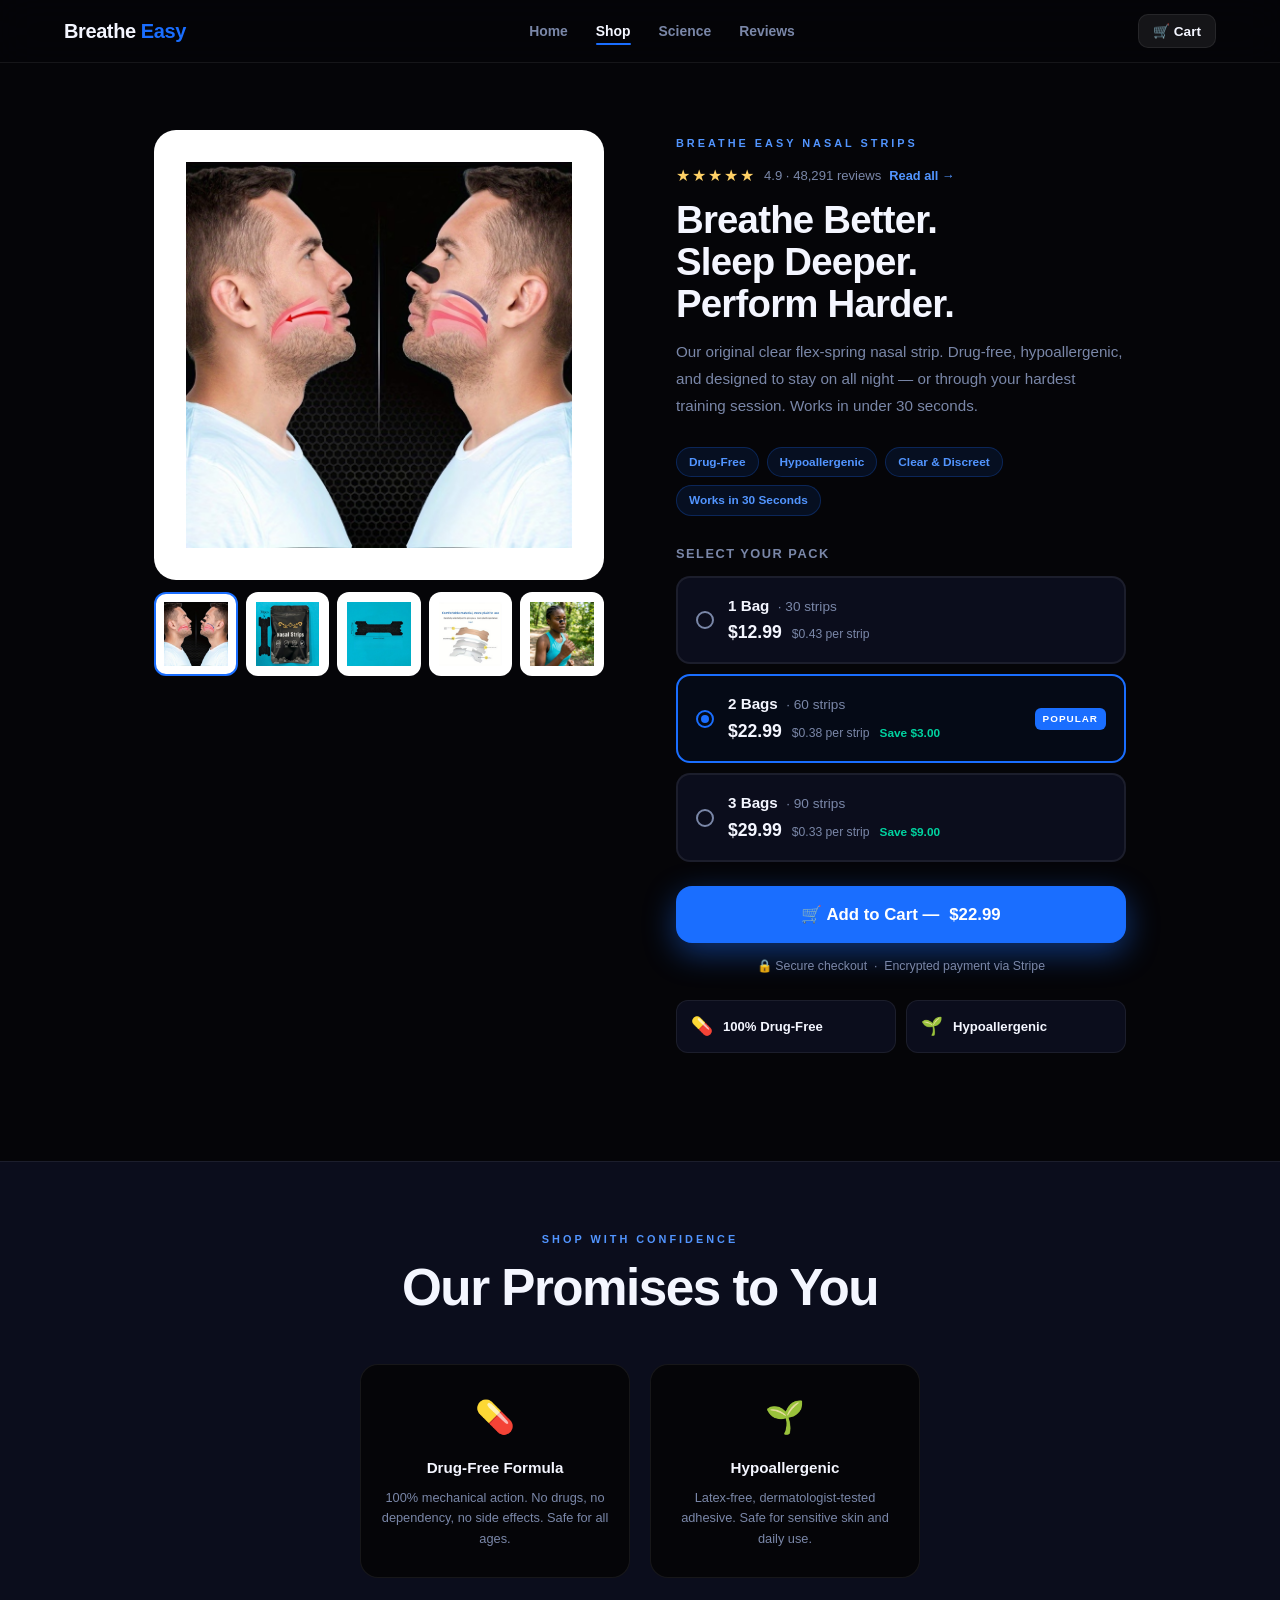
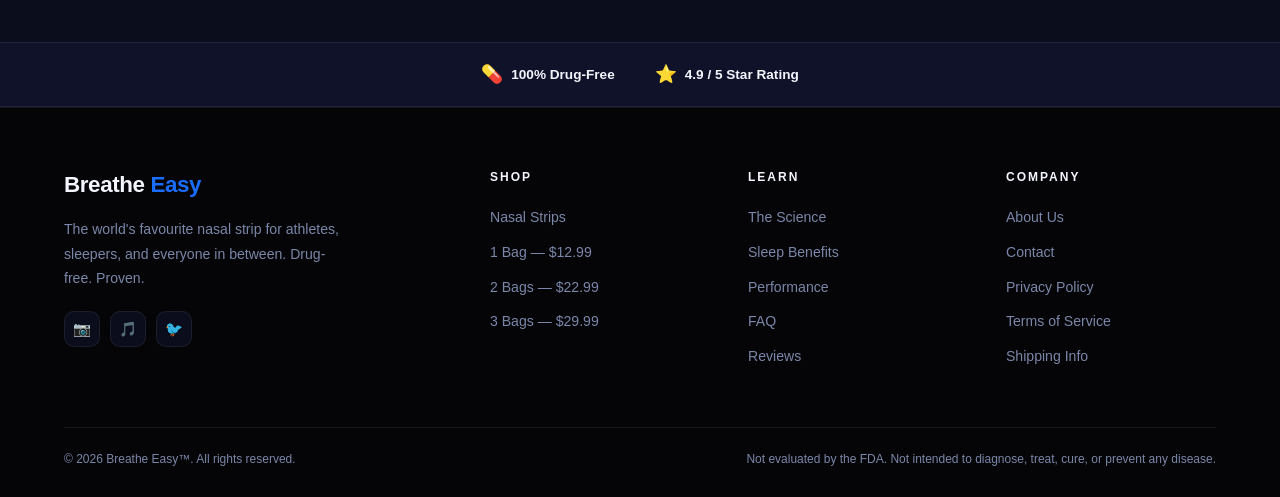
<file: shop.html>
<!DOCTYPE html>
<html lang="en">
<head>
  <meta charset="UTF-8"/>
  <meta name="viewport" content="width=device-width, initial-scale=1.0"/>
  <title>Shop — Breathe Easy</title>
  <link rel="stylesheet" href="bp-style.css"/>
  <style>
    /* ── SHOP PAGE ─────────────────────────────── */

    .shop-wrap {
      max-width: 1100px;
      margin: 0 auto;
      padding: 130px 5vw 80px;
      display: grid;
      grid-template-columns: 1fr 1fr;
      gap: 72px;
      align-items: start;
    }

    /* ── GALLERY ───────────────────────────────── */
    .gallery { position: sticky; top: 90px; }

    .main-img-wrap {
      background: #ffffff;
      border-radius: 22px;
      overflow: hidden;
      aspect-ratio: 1;
      display: flex; align-items: center; justify-content: center;
      margin-bottom: 12px;
    }
    #main-product-img {
      width: 100%; height: 100%;
      object-fit: contain;
      padding: 32px;
      transition: opacity .2s;
    }

    .thumb-row {
      display: flex; gap: 8px;
    }
    .thumb {
      flex: 1;
      background: #ffffff;
      border: 2px solid transparent;
      border-radius: 12px;
      overflow: hidden;
      cursor: pointer;
      padding: 0;
      aspect-ratio: 1;
      transition: border-color .15s;
    }
    .thumb img {
      width: 100%; height: 100%;
      object-fit: contain;
      padding: 8px;
      display: block;
    }
    .thumb.active { border-color: var(--blue); }
    .thumb:hover  { border-color: rgba(26,110,255,.5); }

    /* ── PRODUCT INFO ──────────────────────────── */
    .product-info { }

    .product-stars {
      display: flex; align-items: center; gap: 8px;
      margin-bottom: 10px;
    }
    .p-stars  { color: var(--gold); font-size: 1rem; letter-spacing: 2px; }
    .p-count  { font-size: .82rem; color: var(--gray); }

    .product-title {
      font-size: clamp(1.6rem, 3.5vw, 2.4rem);
      font-weight: 900; letter-spacing: -.8px; line-height: 1.1;
      margin-bottom: 14px;
    }
    .product-blurb {
      font-size: .95rem; color: var(--gray);
      line-height: 1.75; margin-bottom: 28px;
    }

    .product-attrs {
      display: flex; gap: 8px; flex-wrap: wrap; margin-bottom: 28px;
    }
    .attr-chip {
      padding: 5px 12px; border-radius: 100px;
      font-size: .74rem; font-weight: 700;
      background: rgba(26,110,255,.1);
      border: 1px solid rgba(26,110,255,.25);
      color: var(--blue-lt);
    }

    /* ── BAG SELECTOR ──────────────────────────── */
    .bag-label-row {
      font-size: .8rem; font-weight: 800; letter-spacing: 1.5px;
      text-transform: uppercase; color: var(--gray);
      margin-bottom: 12px;
    }

    .bag-selector { display: flex; flex-direction: column; gap: 10px; margin-bottom: 24px; }

    .bag-option {
      background: var(--navy);
      border: 2px solid var(--border);
      border-radius: 14px;
      padding: 16px 18px;
      cursor: pointer;
      display: flex; align-items: center; gap: 14px;
      position: relative;
      transition: border-color .15s, background .15s;
    }
    .bag-option:hover { border-color: rgba(26,110,255,.4); }
    .bag-option.selected {
      border-color: var(--blue);
      background: rgba(26,110,255,.06);
    }

    .bag-radio {
      width: 18px; height: 18px; border-radius: 50%; flex-shrink: 0;
      border: 2px solid var(--gray);
      display: flex; align-items: center; justify-content: center;
      transition: border-color .15s;
    }
    .bag-option.selected .bag-radio {
      border-color: var(--blue);
    }
    .bag-option.selected .bag-radio::after {
      content: '';
      width: 8px; height: 8px; border-radius: 50%;
      background: var(--blue); display: block;
    }

    .bag-details { flex: 1; }
    .bag-name  { font-size: .95rem; font-weight: 800; margin-bottom: 2px; }
    .bag-price-row {
      display: flex; align-items: baseline; gap: 10px;
    }
    .bag-price { font-size: 1.1rem; font-weight: 900; }
    .bag-per   { font-size: .76rem; color: var(--gray); }
    .bag-save  { font-size: .74rem; font-weight: 800; color: var(--green); }

    .bag-popular-tag {
      background: var(--blue); color: #fff;
      font-size: .62rem; font-weight: 800; letter-spacing: 1px;
      text-transform: uppercase;
      padding: 3px 8px; border-radius: 6px;
      flex-shrink: 0;
    }

    /* ── ADD TO CART BTN ───────────────────────── */
    .shop-add-btn {
      width: 100%; padding: 18px;
      background: var(--blue); color: #fff;
      border: none; border-radius: 16px; cursor: pointer;
      font-size: 1.05rem; font-weight: 900;
      box-shadow: 0 10px 32px rgba(26,110,255,.45);
      transition: background .2s, transform .15s, box-shadow .2s;
      margin-bottom: 14px;
      display: flex; align-items: center; justify-content: center; gap: 10px;
    }
    .shop-add-btn:hover {
      background: var(--blue-lt);
      transform: translateY(-2px);
      box-shadow: 0 14px 40px rgba(26,110,255,.55);
    }
    .shop-add-btn:active { transform: translateY(0); }

    .secure-line {
      text-align: center; font-size: .77rem; color: var(--gray);
      margin-bottom: 24px;
    }

    /* ── TRUST ROW ─────────────────────────────── */
    .trust-row {
      display: grid; grid-template-columns: repeat(2, 1fr); gap: 10px;
      margin-bottom: 28px;
    }
    .trust-item {
      background: var(--navy);
      border: 1px solid var(--border);
      border-radius: 12px;
      padding: 12px 14px;
      display: flex; align-items: center; gap: 10px;
      font-size: .82rem; font-weight: 600;
    }
    .trust-icon { font-size: 1.1rem; }

    /* ── GUARANTEE ─────────────────────────────── */
    .guarantee-section {
      padding: 64px 5vw;
      background: var(--navy);
      border-top: 1px solid var(--border);
    }
    .guarantee-cards {
      display: grid;
      grid-template-columns: repeat(2, 1fr);
      gap: 20px;
      max-width: 560px; margin: 48px auto 0;
    }
    .guarantee-card {
      background: var(--black);
      border: 1px solid var(--border);
      border-radius: 18px; padding: 28px 20px; text-align: center;
    }
    .guarantee-card .g-icon { font-size: 2rem; margin-bottom: 14px; display: block; }
    .guarantee-card h4 { font-size: .95rem; font-weight: 800; margin-bottom: 8px; }
    .guarantee-card p  { font-size: .8rem; color: var(--gray); line-height: 1.6; }

    /* ── RESPONSIVE ──────────────────────────── */
    @media (max-width: 900px) {
      .shop-wrap { grid-template-columns: 1fr; gap: 40px; padding-top: 110px; }
      .gallery { position: static; }
    }
    @media (max-width: 600px) {
      .guarantee-cards { grid-template-columns: 1fr 1fr; }
      .trust-row { grid-template-columns: 1fr; }
    }
    @media (max-width: 400px) {
      .guarantee-cards { grid-template-columns: 1fr; }
    }
  </style>
</head>
<body>

<!-- ═══ NAV ═══════════════════════════════════════ -->
<nav class="nav">
  <a href="index.html" class="nav-logo">Breathe <span>Easy</span></a>
  <ul class="nav-links">
    <li><a href="index.html">Home</a></li>
    <li><a href="shop.html" class="active">Shop</a></li>
    <li><a href="science.html">Science</a></li>
    <li><a href="reviews.html">Reviews</a></li>
  </ul>
  <div class="nav-right">
    <button class="cart-nav-btn" onclick="openCart()">🛒 Cart<span class="cart-badge" style="display:none">0</span></button>
  </div>
</nav>

<!-- ═══ PRODUCT ═══════════════════════════════════ -->
<div class="shop-wrap">

  <!-- LEFT: Gallery -->
  <div class="gallery">
    <div class="main-img-wrap">
      <img id="main-product-img"
           src="c2b96a36c9344ca6b4f79a042022bb4f-goods.avif"
           alt="Breathe Easy Nasal Strips"
           onerror="this.parentElement.style.background='#e8e8f0'"/>
    </div>
    <div class="thumb-row">
      <button class="thumb active" onclick="swapImg(this,'c2b96a36c9344ca6b4f79a042022bb4f-goods.avif')">
        <img src="c2b96a36c9344ca6b4f79a042022bb4f-goods.avif" alt=""/>
      </button>
      <button class="thumb" onclick="swapImg(this,'98c3c7c19d0548a799c0039fc4c945e0-goods.avif')">
        <img src="98c3c7c19d0548a799c0039fc4c945e0-goods.avif" alt=""/>
      </button>
      <button class="thumb" onclick="swapImg(this,'cda14951d7774d37b99d8506fc2a04be-goods.avif')">
        <img src="cda14951d7774d37b99d8506fc2a04be-goods.avif" alt=""/>
      </button>
      <button class="thumb" onclick="swapImg(this,'1c2e21bbc62146afbb68c4f33dc022de-goods.avif')">
        <img src="1c2e21bbc62146afbb68c4f33dc022de-goods.avif" alt=""/>
      </button>
      <button class="thumb" onclick="swapImg(this,'0eeeb10f-2c17-4aca-a396-9c60fb76eae0.avif')">
        <img src="0eeeb10f-2c17-4aca-a396-9c60fb76eae0.avif" alt=""/>
      </button>
    </div>
  </div>

  <!-- RIGHT: Product Info -->
  <div class="product-info">
    <span class="eyebrow">Breathe Easy Nasal Strips</span>

    <div class="product-stars">
      <span class="p-stars">★★★★★</span>
      <span class="p-count">4.9 · 48,291 reviews</span>
      <a href="reviews.html" style="font-size:.8rem;color:var(--blue-lt);font-weight:700;">Read all →</a>
    </div>

    <h1 class="product-title">Breathe Better.<br>Sleep Deeper.<br>Perform Harder.</h1>

    <p class="product-blurb">Our original clear flex-spring nasal strip. Drug-free, hypoallergenic, and designed to stay on all night — or through your hardest training session. Works in under 30 seconds.</p>

    <div class="product-attrs">
      <span class="attr-chip">Drug-Free</span>
      <span class="attr-chip">Hypoallergenic</span>
      <span class="attr-chip">Clear &amp; Discreet</span>
      <span class="attr-chip">Works in 30 Seconds</span>
    </div>

    <div class="bag-label-row">Select Your Pack</div>

    <div class="bag-selector">

      <div class="bag-option" onclick="selectBag(this,'bag-1','Breathe Easy Nasal Strips · 1 Bag',1,30,12.99)">
        <div class="bag-radio"></div>
        <div class="bag-details">
          <div class="bag-name">1 Bag &nbsp;<span style="color:var(--gray);font-weight:400;font-size:.85rem;">· 30 strips</span></div>
          <div class="bag-price-row">
            <span class="bag-price">$12.99</span>
            <span class="bag-per">$0.43 per strip</span>
          </div>
        </div>
      </div>

      <div class="bag-option selected" onclick="selectBag(this,'bag-2','Breathe Easy Nasal Strips · 2 Bags',2,60,22.99)">
        <div class="bag-radio"></div>
        <div class="bag-details">
          <div class="bag-name">2 Bags &nbsp;<span style="color:var(--gray);font-weight:400;font-size:.85rem;">· 60 strips</span></div>
          <div class="bag-price-row">
            <span class="bag-price">$22.99</span>
            <span class="bag-per">$0.38 per strip</span>
            <span class="bag-save">Save $3.00</span>
          </div>
        </div>
        <span class="bag-popular-tag">Popular</span>
      </div>

      <div class="bag-option" onclick="selectBag(this,'bag-3','Breathe Easy Nasal Strips · 3 Bags',3,90,29.99)">
        <div class="bag-radio"></div>
        <div class="bag-details">
          <div class="bag-name">3 Bags &nbsp;<span style="color:var(--gray);font-weight:400;font-size:.85rem;">· 90 strips</span></div>
          <div class="bag-price-row">
            <span class="bag-price">$29.99</span>
            <span class="bag-per">$0.33 per strip</span>
            <span class="bag-save">Save $9.00</span>
          </div>
        </div>
      </div>

    </div>

    <button class="shop-add-btn" onclick="handleAddToCart()">
      🛒 Add to Cart &mdash; <span id="add-btn-price">$22.99</span>
    </button>
    <p class="secure-line">🔒 Secure checkout &nbsp;·&nbsp; Encrypted payment via Stripe</p>

    <div class="trust-row">
      <div class="trust-item"><span class="trust-icon">💊</span>100% Drug-Free</div>
      <div class="trust-item"><span class="trust-icon">🌱</span>Hypoallergenic</div>
    </div>

  </div>
</div>

<!-- ═══ GUARANTEE SECTION ════════════════════════ -->
<section class="guarantee-section">
  <div class="tc">
    <span class="eyebrow">Shop with Confidence</span>
    <h2 class="h-lg">Our Promises to You</h2>
  </div>
  <div class="guarantee-cards">
    <div class="guarantee-card">
      <span class="g-icon">💊</span>
      <h4>Drug-Free Formula</h4>
      <p>100% mechanical action. No drugs, no dependency, no side effects. Safe for all ages.</p>
    </div>
    <div class="guarantee-card">
      <span class="g-icon">🌱</span>
      <h4>Hypoallergenic</h4>
      <p>Latex-free, dermatologist-tested adhesive. Safe for sensitive skin and daily use.</p>
    </div>
  </div>
</section>

<!-- ═══ GUARANTEE BAR ══════════════════════════════ -->
<div class="guarantee-bar">
  <div class="guar-item"><span class="guar-icon">💊</span>100% Drug-Free</div>
  <div class="guar-item"><span class="guar-icon">⭐</span>4.9 / 5 Star Rating</div>
</div>

<!-- ═══ FOOTER ══════════════════════════════════════ -->
<footer class="footer">
  <div class="footer-top">
    <div class="footer-brand">
      <div class="nav-logo">Breathe <span style="color:var(--blue)">Easy</span></div>
      <p>The world's favourite nasal strip for athletes, sleepers, and everyone in between. Drug-free. Proven.</p>
      <div class="footer-socials">
        <a href="#" class="footer-social-btn" aria-label="Instagram">📷</a>
        <a href="#" class="footer-social-btn" aria-label="TikTok">🎵</a>
        <a href="#" class="footer-social-btn" aria-label="Twitter">🐦</a>
      </div>
    </div>
    <div class="footer-col">
      <h5>Shop</h5>
      <ul>
        <li><a href="shop.html">Nasal Strips</a></li>
        <li><a href="shop.html">1 Bag — $12.99</a></li>
        <li><a href="shop.html">2 Bags — $22.99</a></li>
        <li><a href="shop.html">3 Bags — $29.99</a></li>
      </ul>
    </div>
    <div class="footer-col">
      <h5>Learn</h5>
      <ul>
        <li><a href="science.html">The Science</a></li>
        <li><a href="science.html#sleep">Sleep Benefits</a></li>
        <li><a href="science.html#performance">Performance</a></li>
        <li><a href="science.html#faq">FAQ</a></li>
        <li><a href="reviews.html">Reviews</a></li>
      </ul>
    </div>
    <div class="footer-col">
      <h5>Company</h5>
      <ul>
        <li><a href="about.html">About Us</a></li>
        <li><a href="about.html#contact">Contact</a></li>
        <li><a href="privacy.html">Privacy Policy</a></li>
        <li><a href="terms.html">Terms of Service</a></li>
        <li><a href="terms.html#shipping">Shipping Info</a></li>
      </ul>
    </div>
  </div>
  <div class="footer-bottom">
    <p>© 2026 Breathe Easy™. All rights reserved.</p>
    <p>Not evaluated by the FDA. Not intended to diagnose, treat, cure, or prevent any disease.</p>
  </div>
</footer>

<!-- ═══ CART DRAWER ══════════════════════════════ -->
<div id="cart-overlay" onclick="closeCart()"></div>
<div id="cart-drawer">
  <div class="cart-header">
    <div>
      <h3>Your Cart</h3>
    </div>
    <button class="cart-close-btn" onclick="closeCart()">✕</button>
  </div>
  <div id="cart-items">
    <p class="cart-empty">Your cart is empty.</p>
  </div>
  <div class="cart-footer" id="cart-footer-zone" style="display:none">
    <div class="cart-subtotal">
      <span>Subtotal</span>
      <span id="cart-subtotal-amount">$0.00</span>
    </div>
    <div class="cart-free-ship" id="cart-free-ship" style="font-size:.8rem;margin-bottom:14px;min-height:18px;"></div>
    <button class="cart-checkout-btn" onclick="goToCheckout()">Checkout →</button>
    <p class="cart-secure">🔒 Secure checkout via Stripe</p>
  </div>
</div>

<script src="bp-cart.js"></script>
<script>
  // Track selected bag option
  let selectedBag = { id:'bag-2', label:'Breathe Easy Nasal Strips · 2 Bags', bags:2, strips:60, price:22.99 };

  function selectBag(el, id, label, bags, strips, price) {
    document.querySelectorAll('.bag-option').forEach(o => o.classList.remove('selected'));
    el.classList.add('selected');
    selectedBag = { id, label, bags, strips, price };
    document.getElementById('add-btn-price').textContent = '$' + price.toFixed(2);
  }

  function handleAddToCart() {
    const { id, label, bags, strips, price } = selectedBag;
    addToCart(id, label, bags, strips, price);
  }

  function swapImg(el, src) {
    const img = document.getElementById('main-product-img');
    img.style.opacity = '0';
    setTimeout(() => { img.src = src; img.style.opacity = '1'; }, 150);
    document.querySelectorAll('.thumb').forEach(t => t.classList.remove('active'));
    el.classList.add('active');
  }
</script>
</body>
</html>
</file>
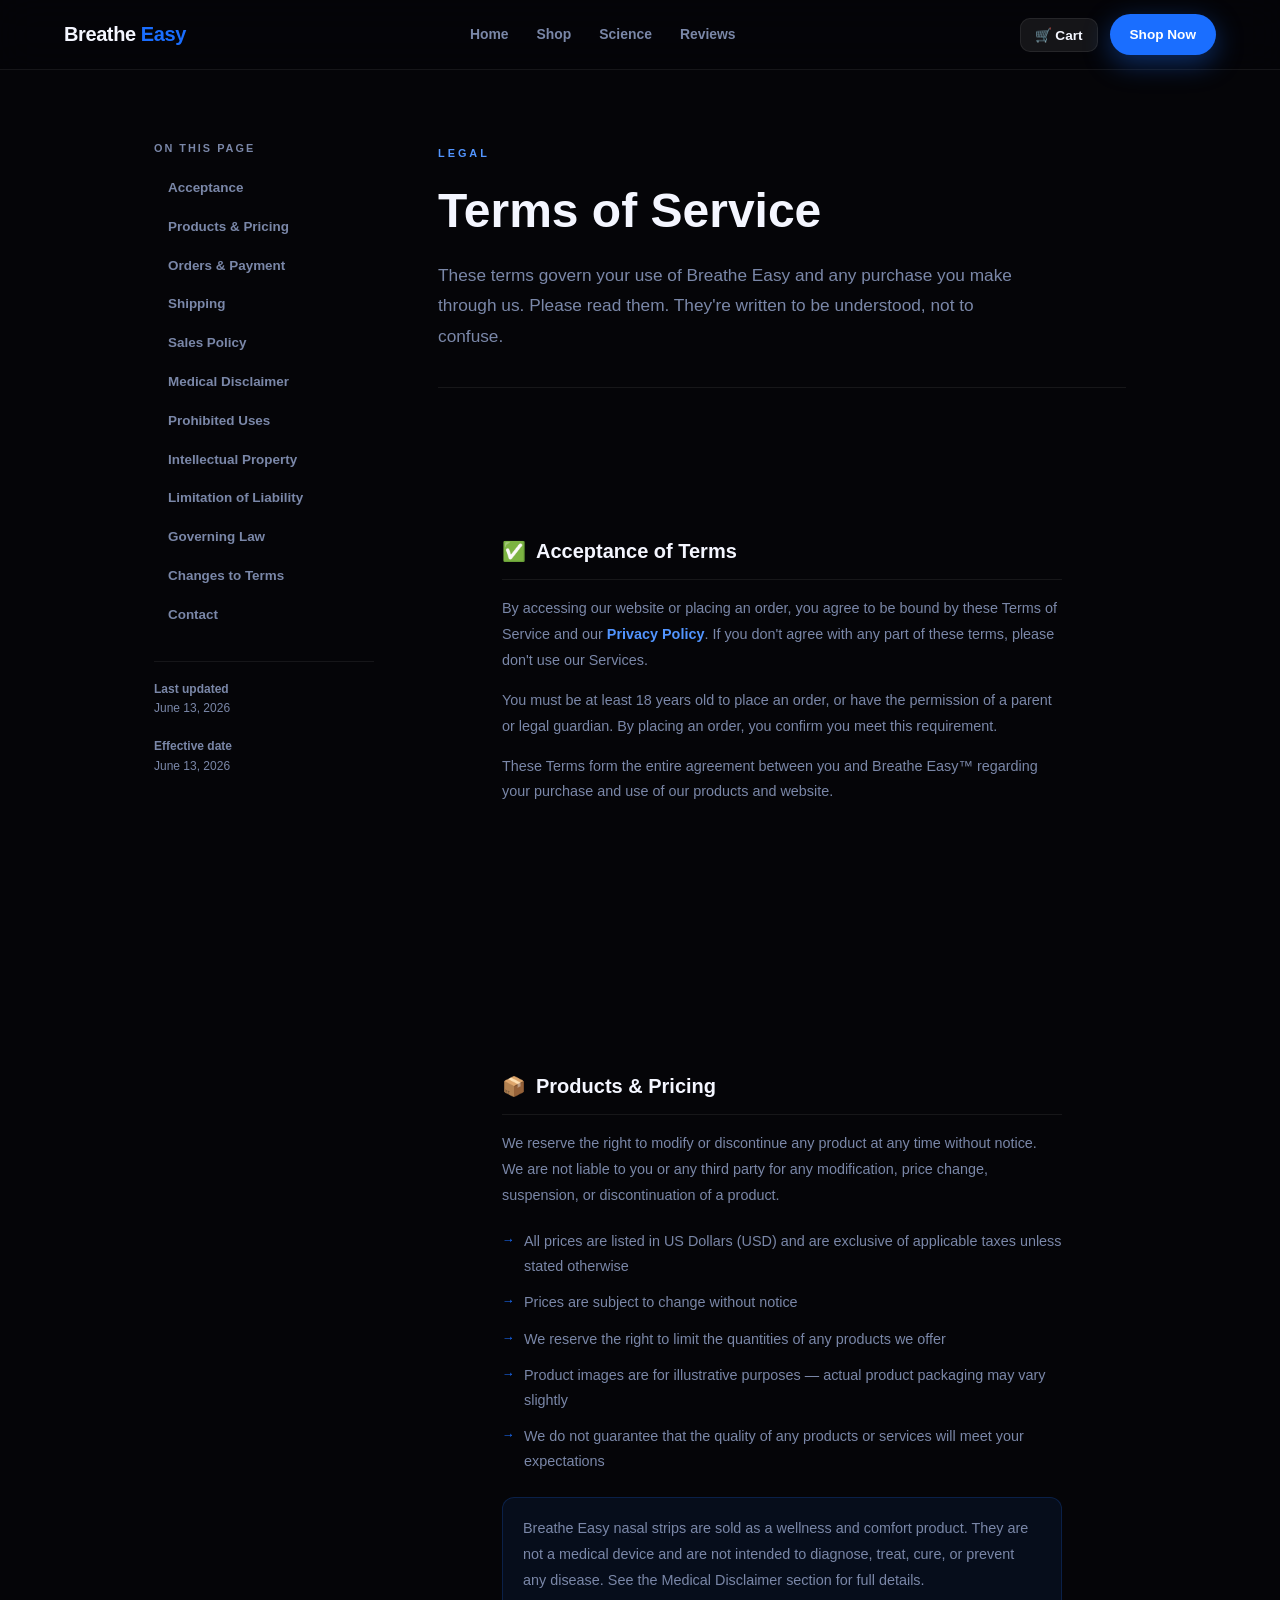
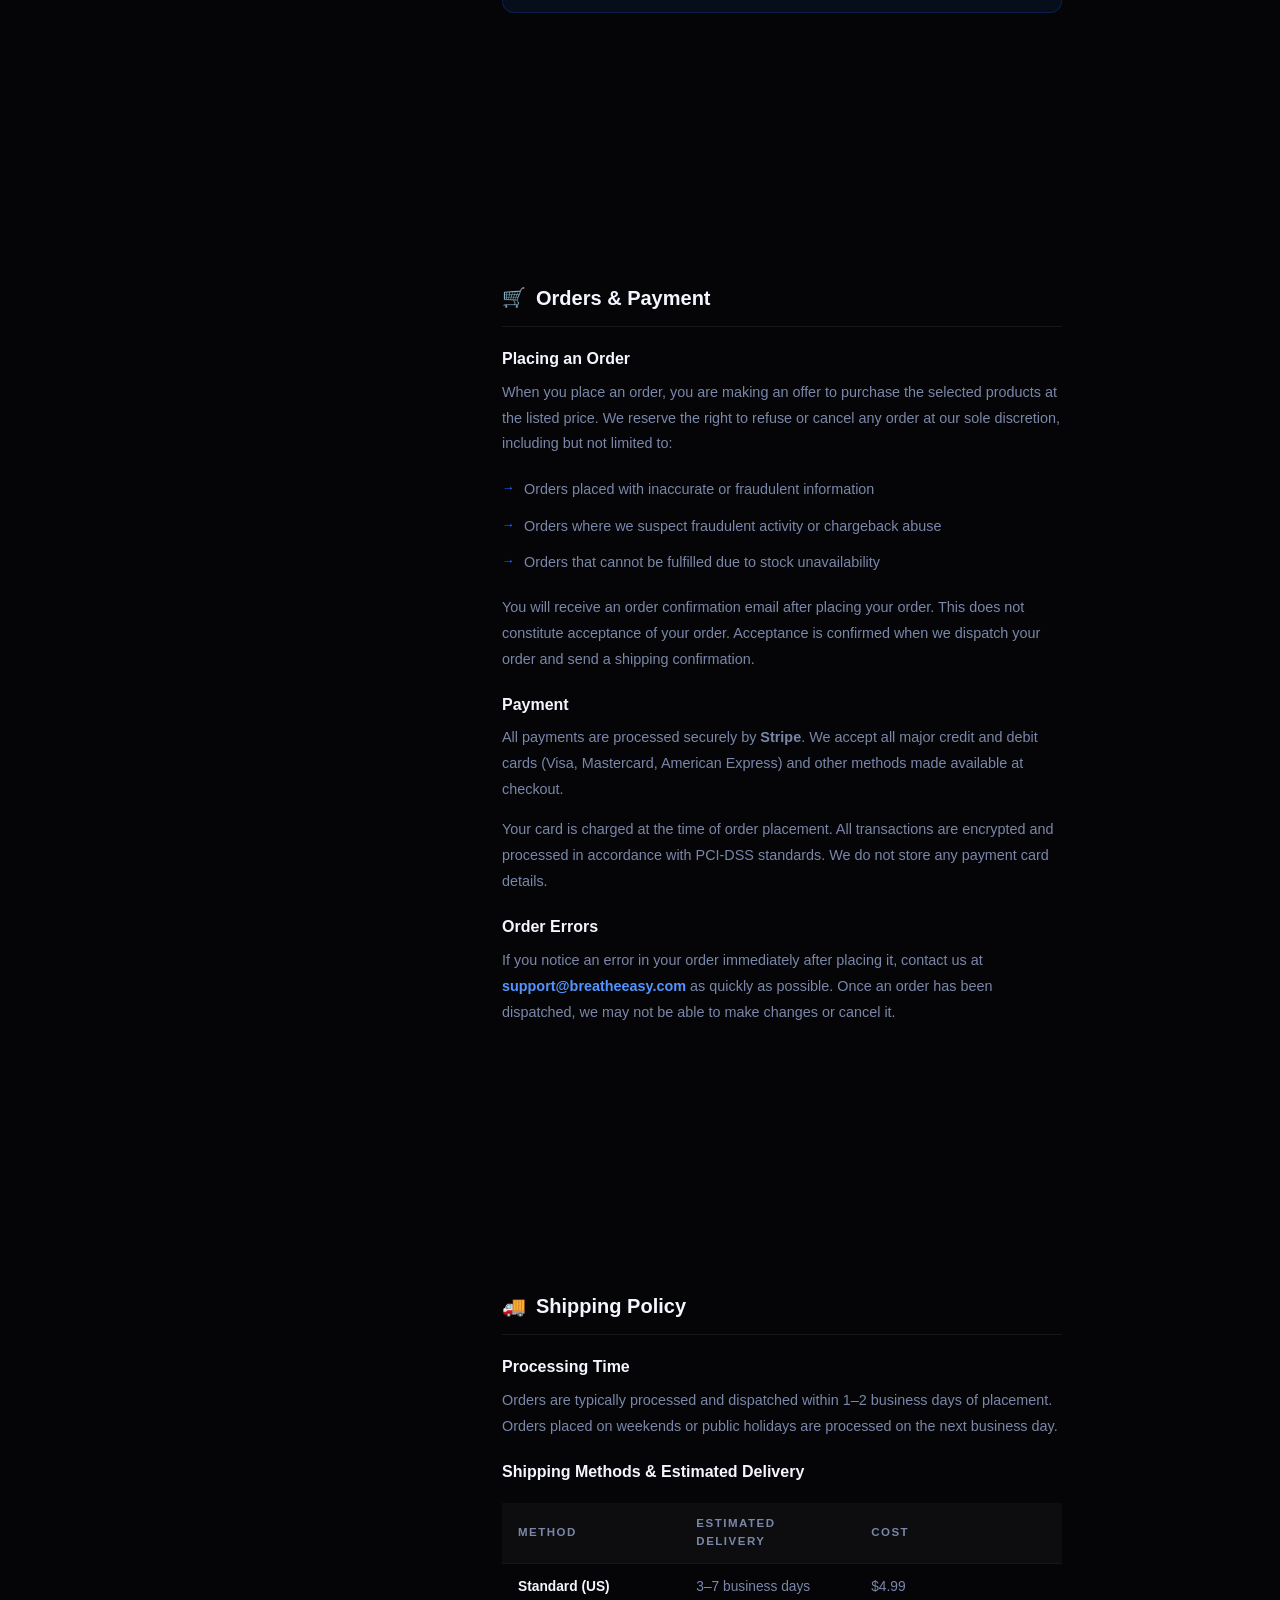
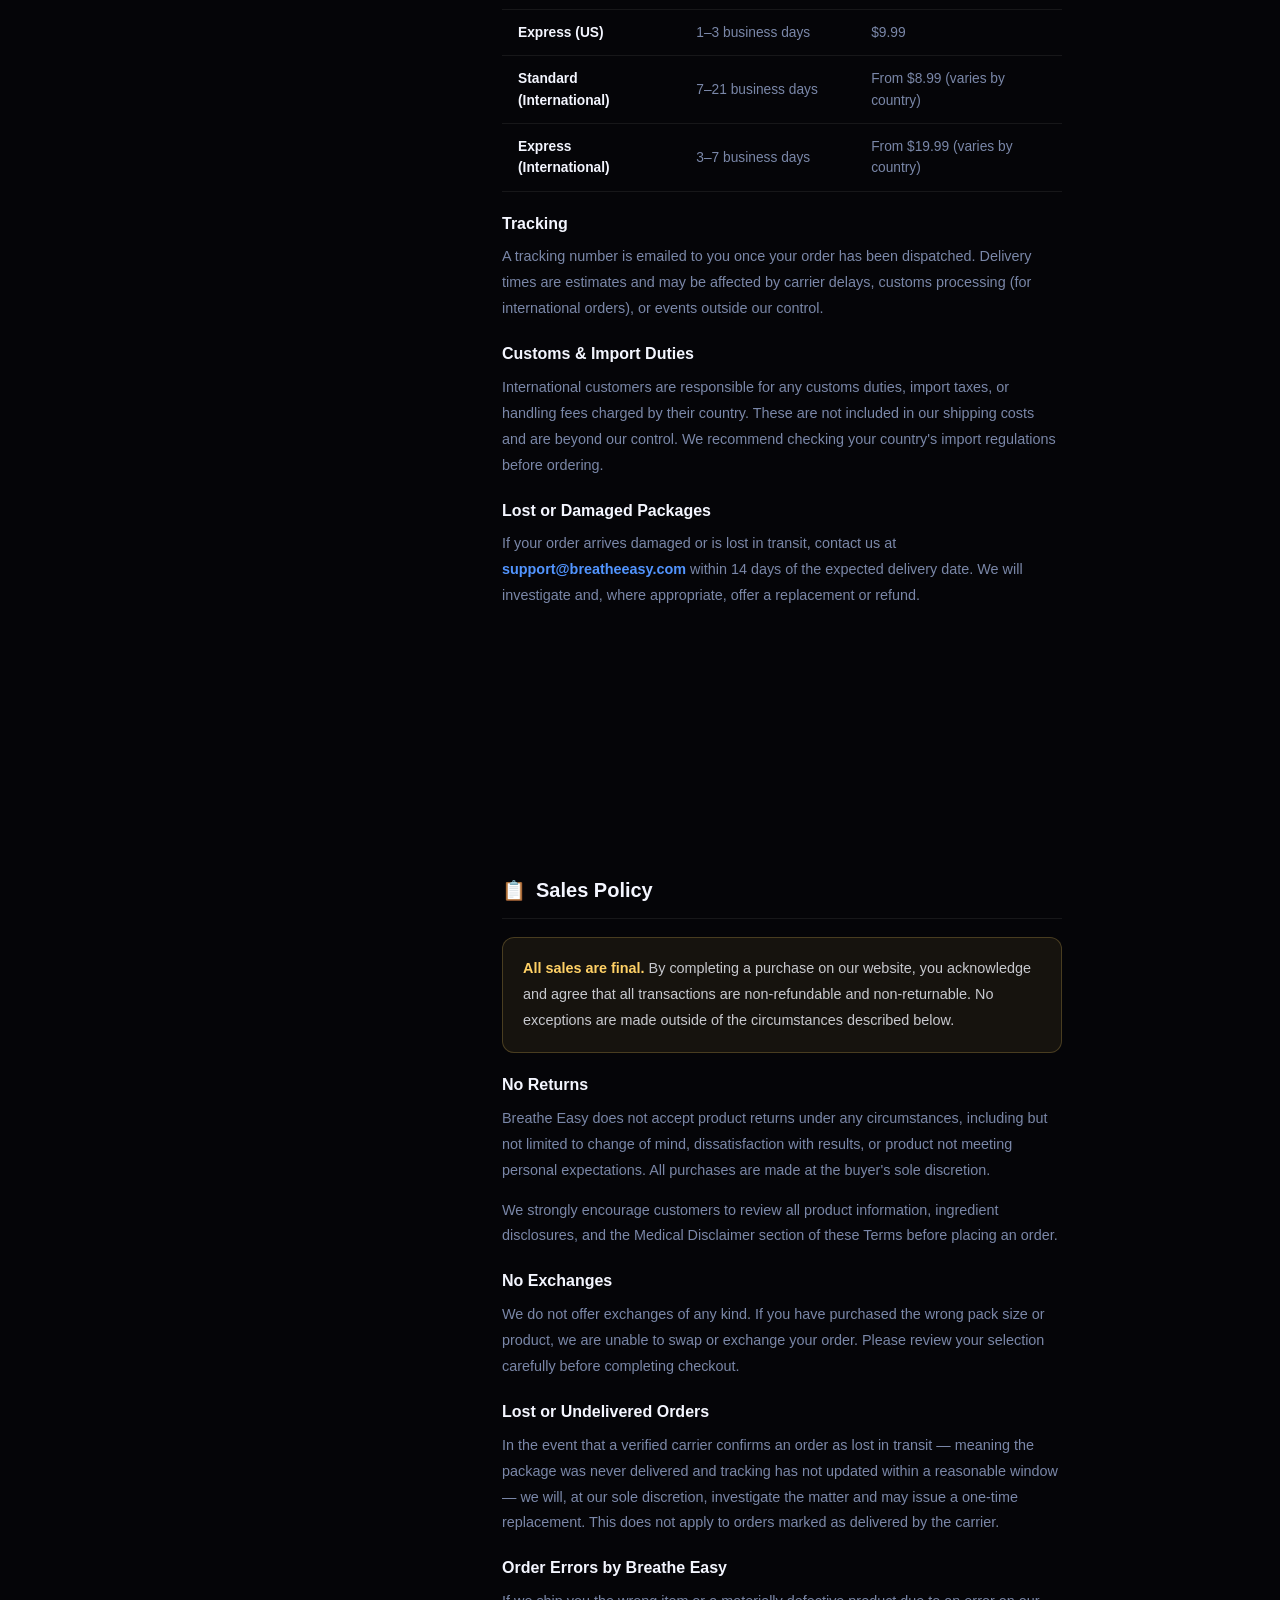
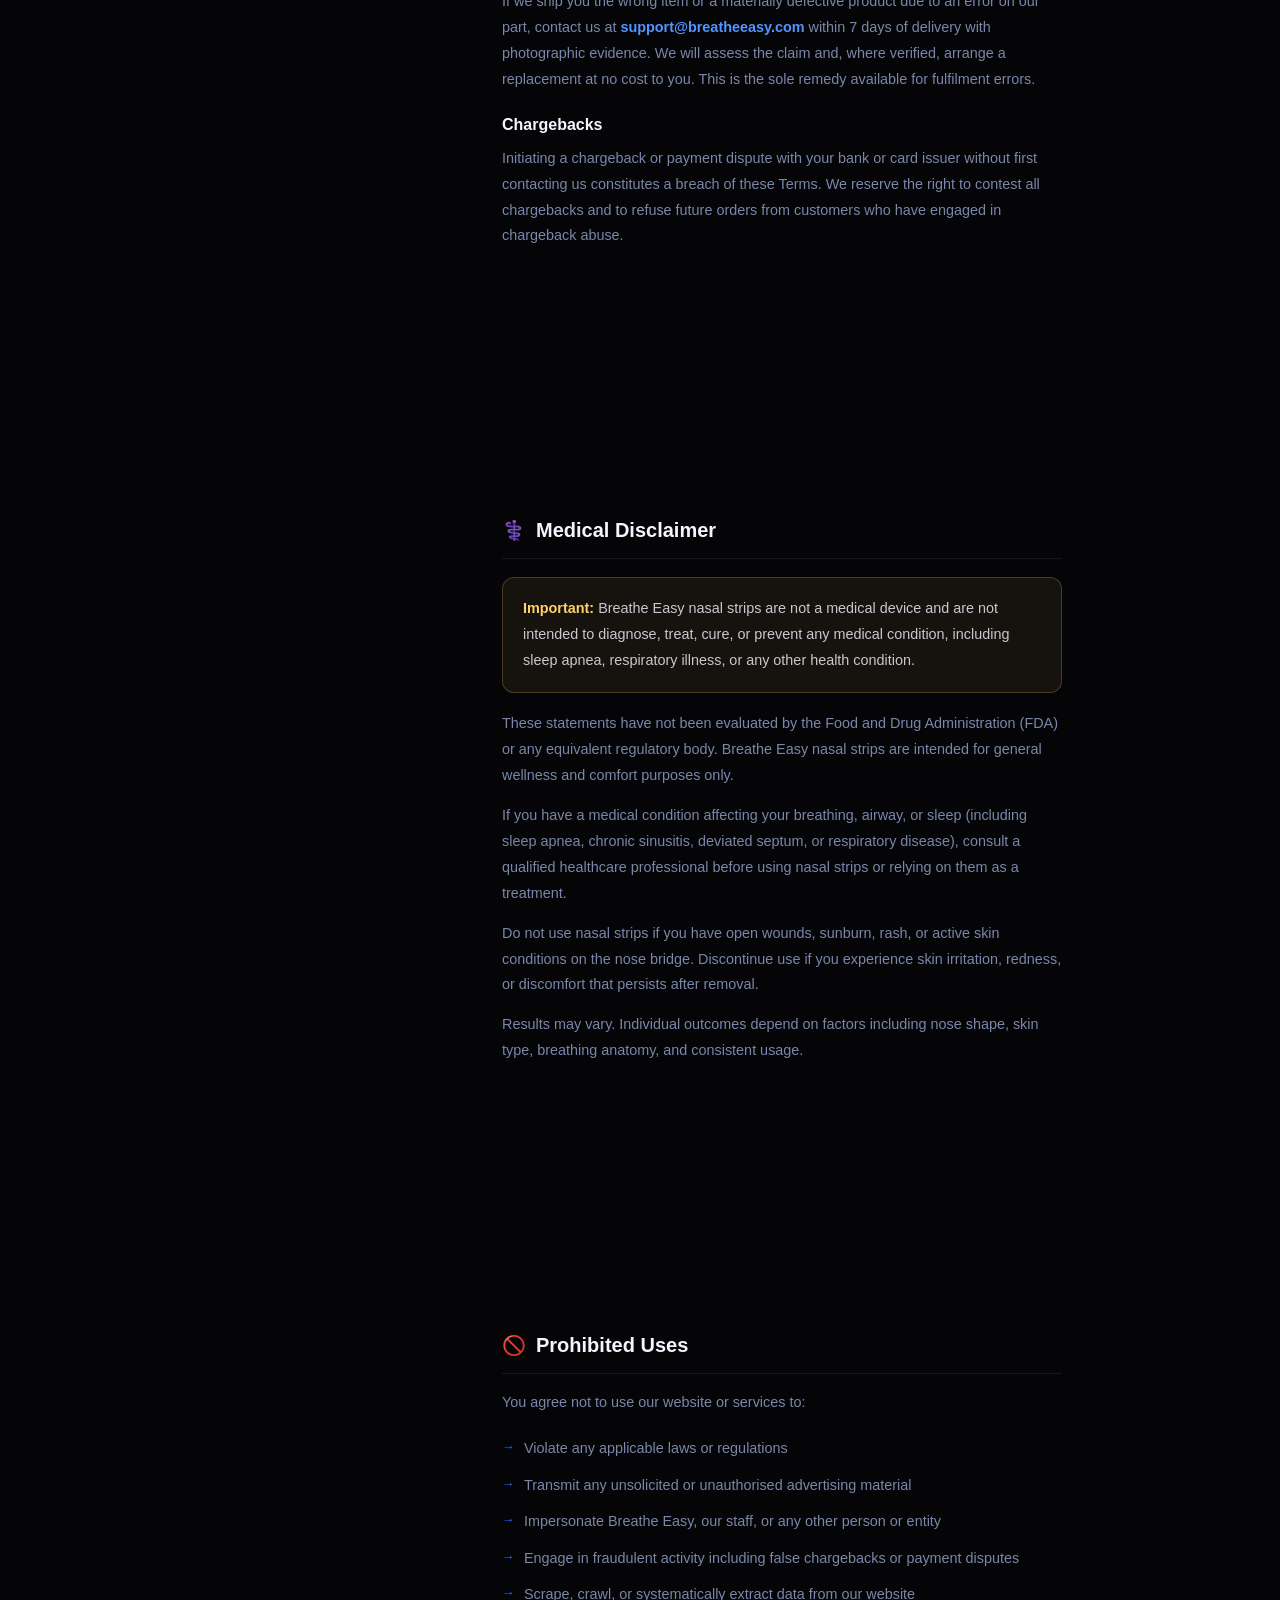
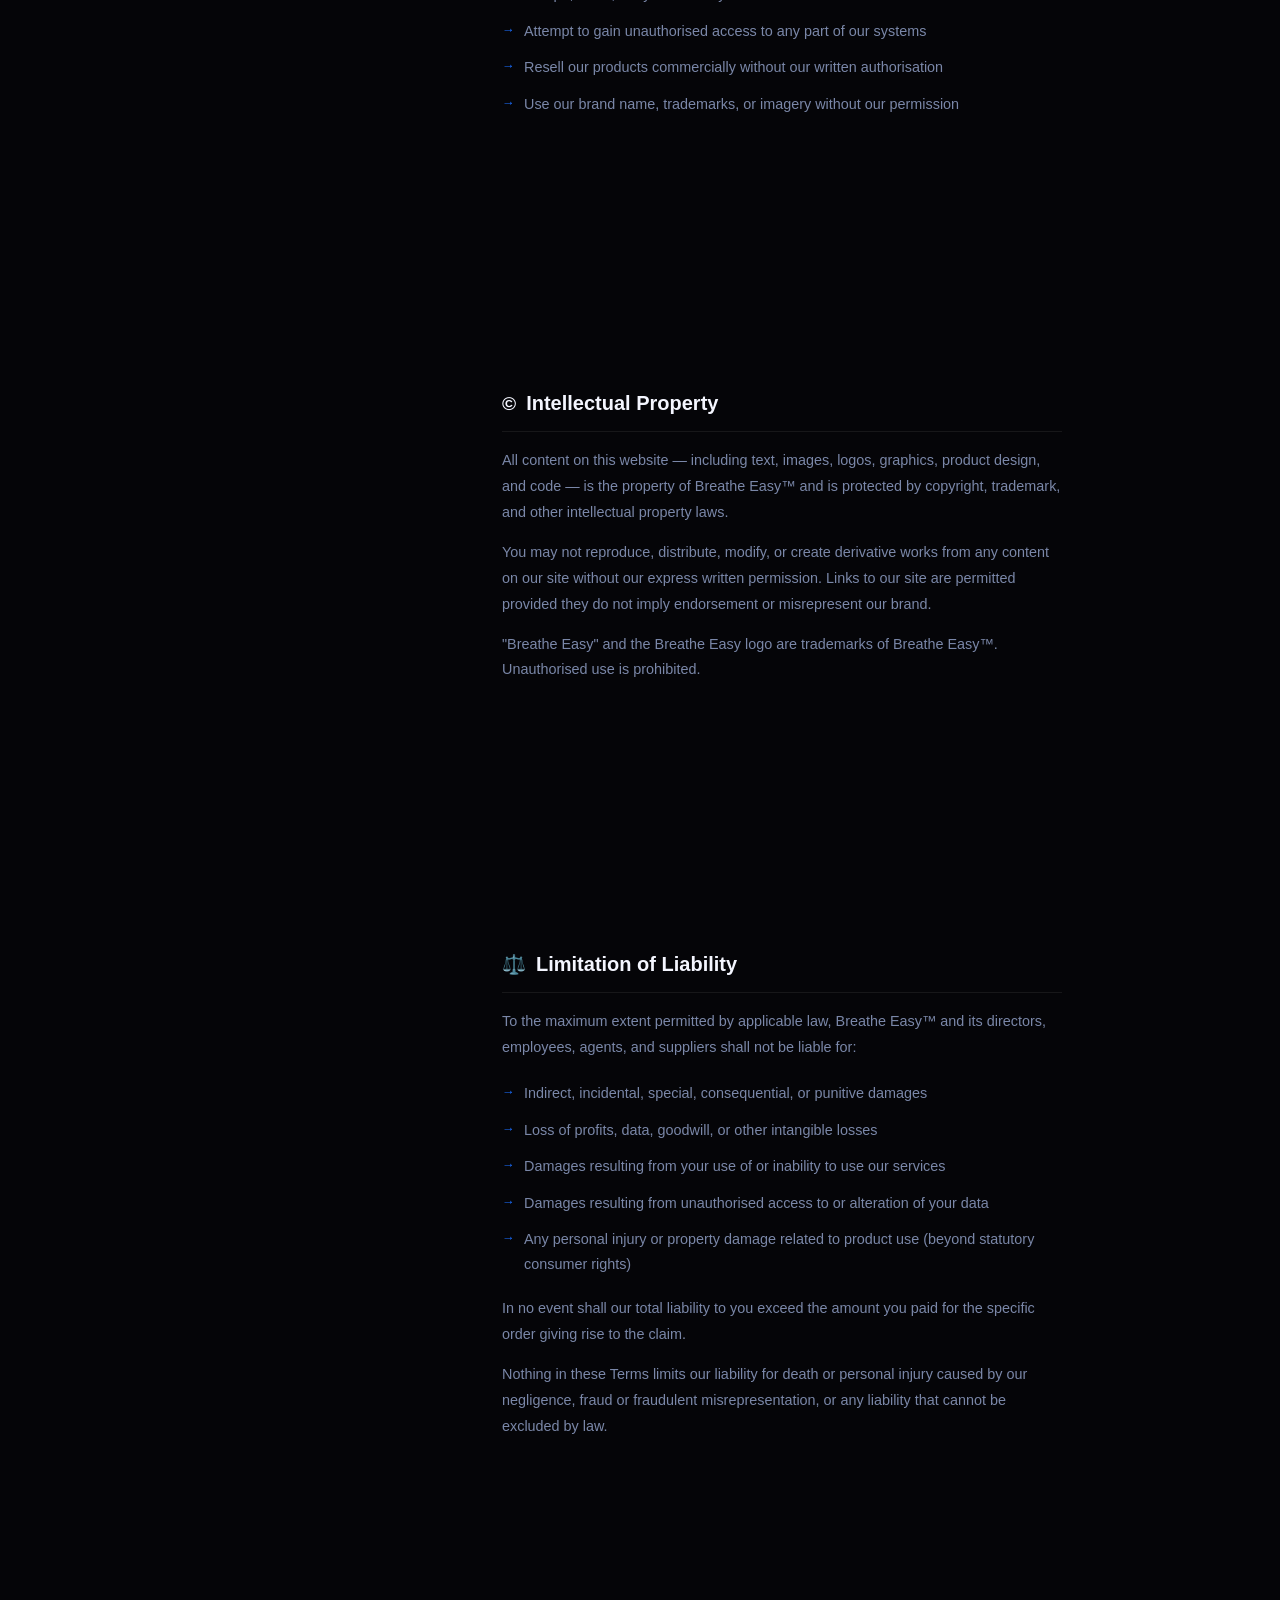
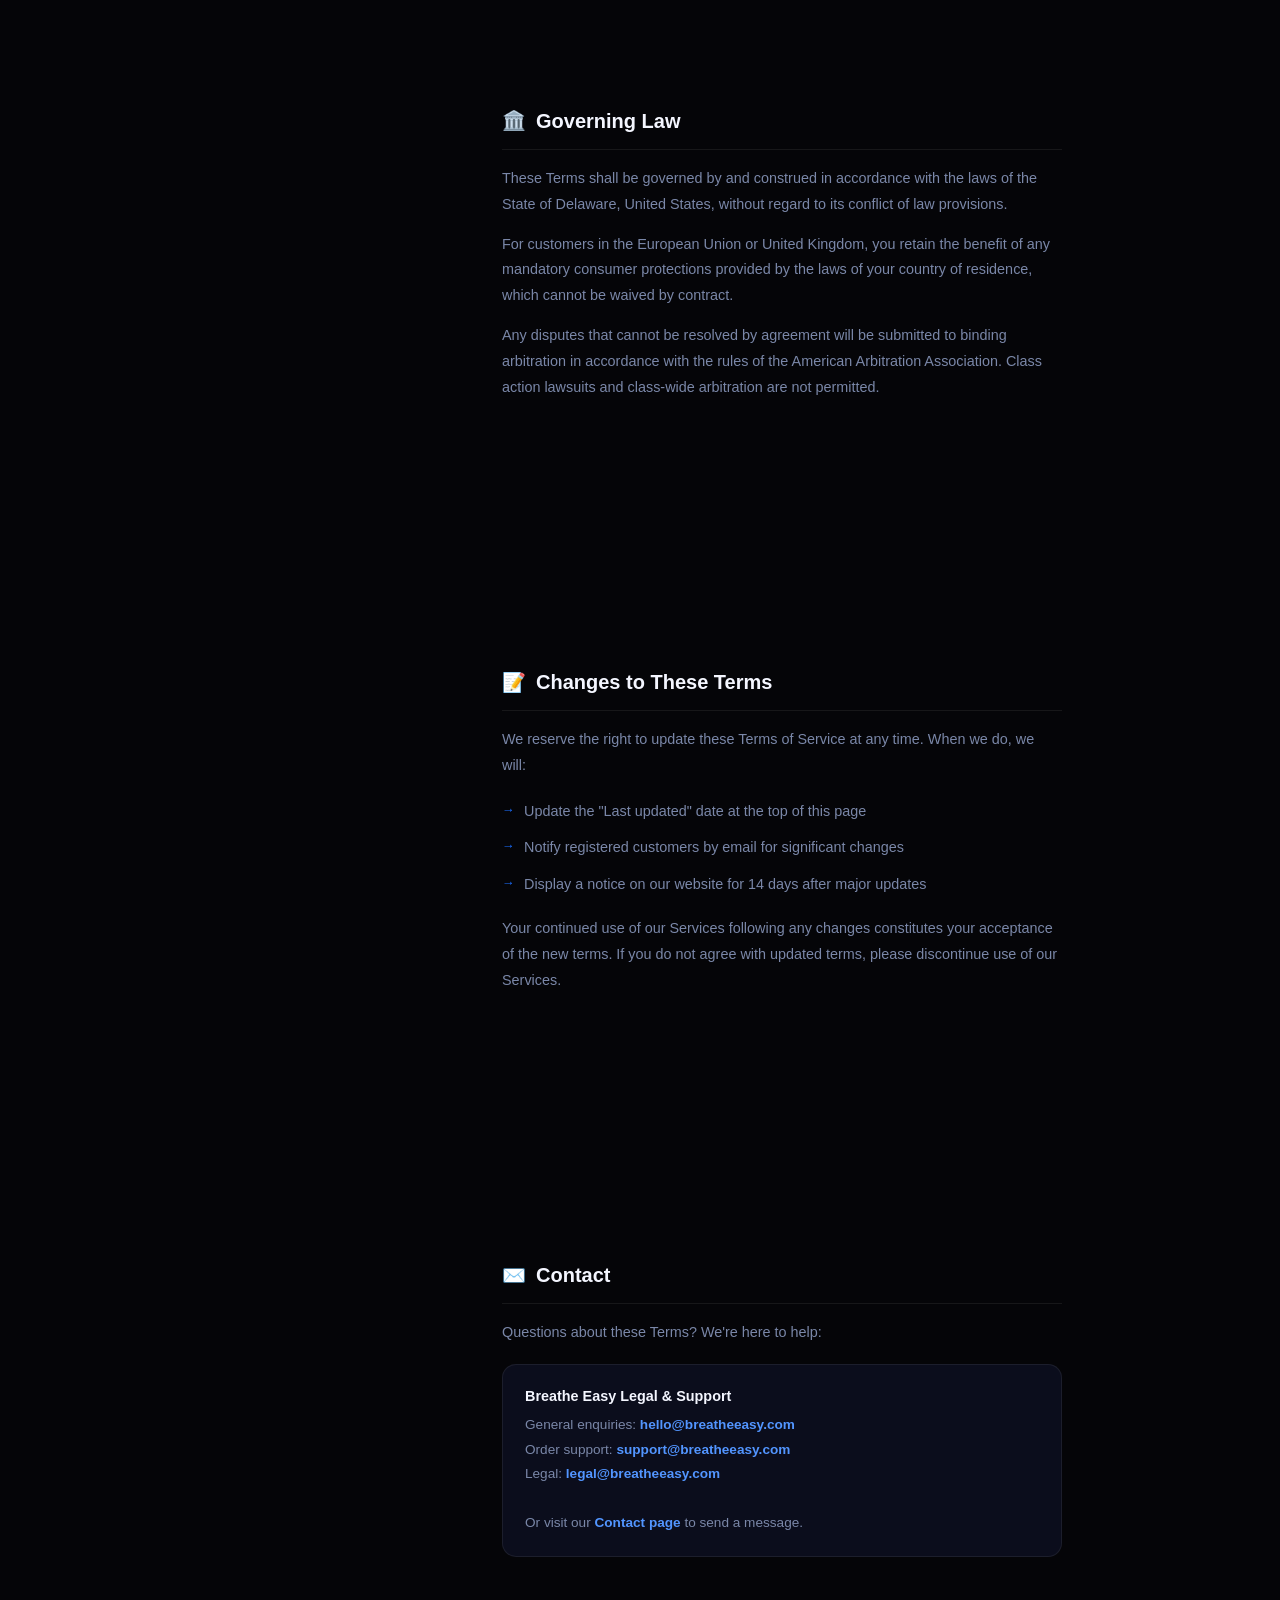
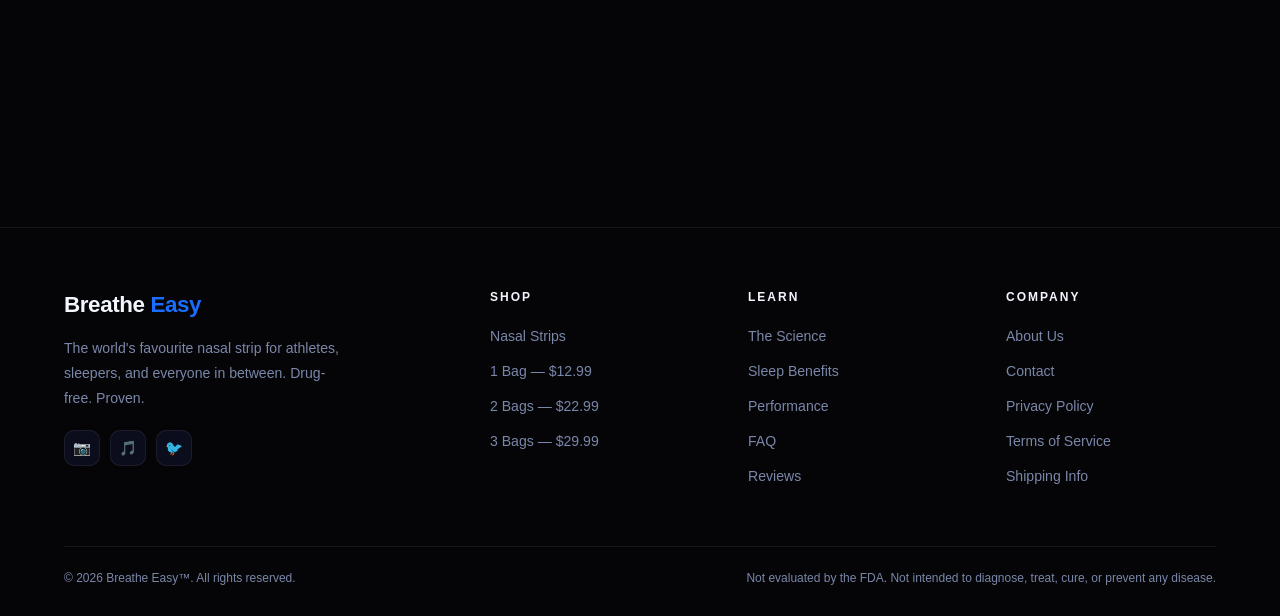
<file: terms.html>
<!DOCTYPE html>
<html lang="en">
<head>
  <meta charset="UTF-8"/>
  <meta name="viewport" content="width=device-width, initial-scale=1.0"/>
  <title>Terms of Service — Breathe Easy</title>
  <link rel="stylesheet" href="bp-style.css"/>
  <style>
    /* Reuse legal page layout from privacy.html */
    .legal-layout {
      max-width: 1100px; margin: 0 auto;
      padding: 140px 5vw 96px;
      display: grid; grid-template-columns: 220px 1fr;
      gap: 64px; align-items: start;
    }
    .legal-sidebar { position: sticky; top: 90px; }
    .sidebar-label {
      font-size: .68rem; font-weight: 800; letter-spacing: 2px;
      text-transform: uppercase; color: var(--gray);
      margin-bottom: 14px; display: block;
    }
    .sidebar-nav { list-style: none; }
    .sidebar-nav li { margin-bottom: 4px; }
    .sidebar-nav a {
      display: block; font-size: .84rem; font-weight: 600;
      color: var(--gray); padding: 7px 12px; border-radius: 8px;
      transition: all .15s; border-left: 2px solid transparent;
    }
    .sidebar-nav a:hover {
      color: var(--white); background: rgba(255,255,255,.05);
      border-left-color: var(--blue);
    }
    .sidebar-nav a.active {
      color: var(--blue-lt); background: rgba(26,110,255,.08);
      border-left-color: var(--blue);
    }
    .sidebar-date {
      margin-top: 28px; padding-top: 18px;
      border-top: 1px solid var(--border);
      font-size: .75rem; color: var(--gray); line-height: 1.6;
    }

    .legal-content { }
    .legal-hero-text {
      margin-bottom: 52px; padding-bottom: 36px;
      border-bottom: 1px solid var(--border);
    }
    .legal-hero-text h1 { font-size: clamp(2rem,4vw,3rem); margin-bottom: 12px; }
    .legal-hero-text .lead { max-width: 600px; }

    .legal-section {
      margin-bottom: 60px;
      scroll-margin-top: 100px;
    }
    .legal-section h2 {
      font-size: 1.25rem; font-weight: 800; margin-bottom: 16px;
      padding-bottom: 12px; border-bottom: 1px solid var(--border);
      display: flex; align-items: center; gap: 10px;
    }
    .legal-section h2 .sec-icon { font-size: 1.2rem; }
    .legal-section h3 {
      font-size: 1rem; font-weight: 800; margin: 20px 0 8px; color: var(--white);
    }
    .legal-section p {
      font-size: .9rem; color: var(--gray); line-height: 1.8; margin-bottom: 14px;
    }
    .legal-section ul { list-style: none; margin-bottom: 14px; }
    .legal-section ul li {
      font-size: .9rem; color: var(--gray); line-height: 1.7;
      padding: 6px 0 6px 22px; position: relative;
    }
    .legal-section ul li::before {
      content: '→'; position: absolute; left: 0;
      color: var(--blue); font-weight: 900; font-size: .8rem;
    }
    .legal-section a { color: var(--blue-lt); font-weight: 600; transition: color .2s; }
    .legal-section a:hover { color: var(--white); }

    .info-box {
      background: rgba(26,110,255,.08); border: 1px solid rgba(26,110,255,.2);
      border-radius: 12px; padding: 18px 20px; margin: 18px 0;
    }
    .info-box p { margin-bottom: 0; }

    .warning-box {
      background: rgba(255,209,102,.07); border: 1px solid rgba(255,209,102,.22);
      border-radius: 12px; padding: 18px 20px; margin: 18px 0;
    }
    .warning-box p { margin-bottom: 0; color: rgba(244,246,255,.8); }
    .warning-box strong { color: var(--gold); }

    .highlight-box {
      background: var(--navy); border: 1px solid var(--border);
      border-radius: 14px; padding: 20px 22px; margin: 18px 0;
    }
    .highlight-box h4 { font-size: .9rem; font-weight: 800; margin-bottom: 6px; }
    .highlight-box p  { font-size: .85rem; margin-bottom: 0; }

    .shipping-table {
      width: 100%; border-collapse: collapse; margin: 18px 0;
      font-size: .86rem;
    }
    .shipping-table th, .shipping-table td {
      padding: 12px 16px; text-align: left;
      border-bottom: 1px solid var(--border);
    }
    .shipping-table th {
      font-size: .72rem; font-weight: 800; letter-spacing: 1.5px;
      text-transform: uppercase; color: var(--gray);
      background: rgba(255,255,255,.03);
    }
    .shipping-table td { color: var(--gray); }
    .shipping-table td:first-child { color: var(--white); font-weight: 700; }

    .return-steps {
      counter-reset: steps;
      list-style: none; margin: 18px 0;
    }
    .return-steps li {
      display: flex; gap: 16px; align-items: flex-start;
      padding: 0 0 20px 0; font-size: .9rem; color: var(--gray);
      line-height: 1.7; position: relative;
    }
    .return-steps li::before {
      counter-increment: steps;
      content: counter(steps);
      width: 30px; height: 30px; flex-shrink: 0;
      background: rgba(26,110,255,.15); border: 1.5px solid rgba(26,110,255,.4);
      border-radius: 50%; display: flex; align-items: center; justify-content: center;
      font-size: .8rem; font-weight: 900; color: var(--blue);
    }

    @media (max-width: 900px) {
      .legal-layout { grid-template-columns: 1fr; gap: 32px; }
      .legal-sidebar { position: static; }
      .shipping-table { font-size: .8rem; }
    }
  </style>
</head>
<body>

<!-- ═══ NAV ═══════════════════════════════════════ -->
<nav class="nav">
  <a href="index.html" class="nav-logo">Breathe <span>Easy</span></a>
  <ul class="nav-links">
    <li><a href="index.html">Home</a></li>
    <li><a href="shop.html">Shop</a></li>
    <li><a href="science.html">Science</a></li>
    <li><a href="reviews.html">Reviews</a></li>
  </ul>
  <div class="nav-right">
    <button class="cart-nav-btn" onclick="openCart()">🛒 Cart<span class="cart-badge" style="display:none">0</span></button>
    <a href="shop.html" class="btn btn-primary btn-sm">Shop Now</a>
  </div>
</nav>

<div class="legal-layout">

  <!-- ═══ SIDEBAR ═══════════════════════════════ -->
  <aside class="legal-sidebar">
    <span class="sidebar-label">On this page</span>
    <ul class="sidebar-nav">
      <li><a href="#acceptance" class="active">Acceptance</a></li>
      <li><a href="#products">Products &amp; Pricing</a></li>
      <li><a href="#orders">Orders &amp; Payment</a></li>
      <li><a href="#shipping">Shipping</a></li>
      <li><a href="#sales-policy">Sales Policy</a></li>
      <li><a href="#medical">Medical Disclaimer</a></li>
      <li><a href="#prohibited">Prohibited Uses</a></li>
      <li><a href="#ip">Intellectual Property</a></li>
      <li><a href="#liability">Limitation of Liability</a></li>
      <li><a href="#governing">Governing Law</a></li>
      <li><a href="#changes">Changes to Terms</a></li>
      <li><a href="#contact-terms">Contact</a></li>
    </ul>
    <div class="sidebar-date">
      <strong>Last updated</strong><br>
      June 13, 2026<br><br>
      <strong>Effective date</strong><br>
      June 13, 2026
    </div>
  </aside>

  <!-- ═══ CONTENT ═══════════════════════════════ -->
  <main class="legal-content">

    <div class="legal-hero-text">
      <span class="eyebrow">Legal</span>
      <h1>Terms of Service</h1>
      <p class="lead">These terms govern your use of Breathe Easy and any purchase you make through us. Please read them. They're written to be understood, not to confuse.</p>
    </div>

    <!-- 1 -->
    <section class="legal-section" id="acceptance">
      <h2><span class="sec-icon">✅</span> Acceptance of Terms</h2>
      <p>By accessing our website or placing an order, you agree to be bound by these Terms of Service and our <a href="privacy.html">Privacy Policy</a>. If you don't agree with any part of these terms, please don't use our Services.</p>
      <p>You must be at least 18 years old to place an order, or have the permission of a parent or legal guardian. By placing an order, you confirm you meet this requirement.</p>
      <p>These Terms form the entire agreement between you and Breathe Easy™ regarding your purchase and use of our products and website.</p>
    </section>

    <!-- 2 -->
    <section class="legal-section" id="products">
      <h2><span class="sec-icon">📦</span> Products &amp; Pricing</h2>
      <p>We reserve the right to modify or discontinue any product at any time without notice. We are not liable to you or any third party for any modification, price change, suspension, or discontinuation of a product.</p>
      <ul>
        <li>All prices are listed in US Dollars (USD) and are exclusive of applicable taxes unless stated otherwise</li>
        <li>Prices are subject to change without notice</li>
        <li>We reserve the right to limit the quantities of any products we offer</li>
        <li>Product images are for illustrative purposes — actual product packaging may vary slightly</li>
        <li>We do not guarantee that the quality of any products or services will meet your expectations</li>
      </ul>
      <div class="info-box">
        <p>Breathe Easy nasal strips are sold as a wellness and comfort product. They are not a medical device and are not intended to diagnose, treat, cure, or prevent any disease. See the Medical Disclaimer section for full details.</p>
      </div>
    </section>

    <!-- 3 -->
    <section class="legal-section" id="orders">
      <h2><span class="sec-icon">🛒</span> Orders &amp; Payment</h2>

      <h3>Placing an Order</h3>
      <p>When you place an order, you are making an offer to purchase the selected products at the listed price. We reserve the right to refuse or cancel any order at our sole discretion, including but not limited to:</p>
      <ul>
        <li>Orders placed with inaccurate or fraudulent information</li>
        <li>Orders where we suspect fraudulent activity or chargeback abuse</li>
        <li>Orders that cannot be fulfilled due to stock unavailability</li>
      </ul>
      <p>You will receive an order confirmation email after placing your order. This does not constitute acceptance of your order. Acceptance is confirmed when we dispatch your order and send a shipping confirmation.</p>

      <h3>Payment</h3>
      <p>All payments are processed securely by <strong>Stripe</strong>. We accept all major credit and debit cards (Visa, Mastercard, American Express) and other methods made available at checkout.</p>
      <p>Your card is charged at the time of order placement. All transactions are encrypted and processed in accordance with PCI-DSS standards. We do not store any payment card details.</p>

      <h3>Order Errors</h3>
      <p>If you notice an error in your order immediately after placing it, contact us at <a href="mailto:support@breatheeasy.com">support@breatheeasy.com</a> as quickly as possible. Once an order has been dispatched, we may not be able to make changes or cancel it.</p>
    </section>

    <!-- 4 -->
    <section class="legal-section" id="shipping">
      <h2><span class="sec-icon">🚚</span> Shipping Policy</h2>

      <h3>Processing Time</h3>
      <p>Orders are typically processed and dispatched within 1–2 business days of placement. Orders placed on weekends or public holidays are processed on the next business day.</p>

      <h3>Shipping Methods &amp; Estimated Delivery</h3>
      <table class="shipping-table">
        <thead>
          <tr>
            <th>Method</th>
            <th>Estimated Delivery</th>
            <th>Cost</th>
          </tr>
        </thead>
        <tbody>
          <tr>
            <td>Standard (US)</td>
            <td>3–7 business days</td>
            <td>$4.99</td>
          </tr>
          <tr>
            <td>Express (US)</td>
            <td>1–3 business days</td>
            <td>$9.99</td>
          </tr>
          <tr>
            <td>Standard (International)</td>
            <td>7–21 business days</td>
            <td>From $8.99 (varies by country)</td>
          </tr>
          <tr>
            <td>Express (International)</td>
            <td>3–7 business days</td>
            <td>From $19.99 (varies by country)</td>
          </tr>
        </tbody>
      </table>

      <h3>Tracking</h3>
      <p>A tracking number is emailed to you once your order has been dispatched. Delivery times are estimates and may be affected by carrier delays, customs processing (for international orders), or events outside our control.</p>

      <h3>Customs &amp; Import Duties</h3>
      <p>International customers are responsible for any customs duties, import taxes, or handling fees charged by their country. These are not included in our shipping costs and are beyond our control. We recommend checking your country's import regulations before ordering.</p>

      <h3>Lost or Damaged Packages</h3>
      <p>If your order arrives damaged or is lost in transit, contact us at <a href="mailto:support@breatheeasy.com">support@breatheeasy.com</a> within 14 days of the expected delivery date. We will investigate and, where appropriate, offer a replacement or refund.</p>
    </section>

    <!-- 5 -->
    <section class="legal-section" id="sales-policy">
      <h2><span class="sec-icon">📋</span> Sales Policy</h2>

      <div class="warning-box">
        <p><strong>All sales are final.</strong> By completing a purchase on our website, you acknowledge and agree that all transactions are non-refundable and non-returnable. No exceptions are made outside of the circumstances described below.</p>
      </div>

      <h3>No Returns</h3>
      <p>Breathe Easy does not accept product returns under any circumstances, including but not limited to change of mind, dissatisfaction with results, or product not meeting personal expectations. All purchases are made at the buyer's sole discretion.</p>
      <p>We strongly encourage customers to review all product information, ingredient disclosures, and the Medical Disclaimer section of these Terms before placing an order.</p>

      <h3>No Exchanges</h3>
      <p>We do not offer exchanges of any kind. If you have purchased the wrong pack size or product, we are unable to swap or exchange your order. Please review your selection carefully before completing checkout.</p>

      <h3>Lost or Undelivered Orders</h3>
      <p>In the event that a verified carrier confirms an order as lost in transit — meaning the package was never delivered and tracking has not updated within a reasonable window — we will, at our sole discretion, investigate the matter and may issue a one-time replacement. This does not apply to orders marked as delivered by the carrier.</p>

      <h3>Order Errors by Breathe Easy</h3>
      <p>If we ship you the wrong item or a materially defective product due to an error on our part, contact us at <a href="mailto:support@breatheeasy.com">support@breatheeasy.com</a> within 7 days of delivery with photographic evidence. We will assess the claim and, where verified, arrange a replacement at no cost to you. This is the sole remedy available for fulfilment errors.</p>

      <h3>Chargebacks</h3>
      <p>Initiating a chargeback or payment dispute with your bank or card issuer without first contacting us constitutes a breach of these Terms. We reserve the right to contest all chargebacks and to refuse future orders from customers who have engaged in chargeback abuse.</p>
    </section>

    <!-- 6 -->
    <section class="legal-section" id="medical">
      <h2><span class="sec-icon">⚕️</span> Medical Disclaimer</h2>
      <div class="warning-box">
        <p><strong>Important:</strong> Breathe Easy nasal strips are not a medical device and are not intended to diagnose, treat, cure, or prevent any medical condition, including sleep apnea, respiratory illness, or any other health condition.</p>
      </div>
      <p>These statements have not been evaluated by the Food and Drug Administration (FDA) or any equivalent regulatory body. Breathe Easy nasal strips are intended for general wellness and comfort purposes only.</p>
      <p>If you have a medical condition affecting your breathing, airway, or sleep (including sleep apnea, chronic sinusitis, deviated septum, or respiratory disease), consult a qualified healthcare professional before using nasal strips or relying on them as a treatment.</p>
      <p>Do not use nasal strips if you have open wounds, sunburn, rash, or active skin conditions on the nose bridge. Discontinue use if you experience skin irritation, redness, or discomfort that persists after removal.</p>
      <p>Results may vary. Individual outcomes depend on factors including nose shape, skin type, breathing anatomy, and consistent usage.</p>
    </section>

    <!-- 7 -->
    <section class="legal-section" id="prohibited">
      <h2><span class="sec-icon">🚫</span> Prohibited Uses</h2>
      <p>You agree not to use our website or services to:</p>
      <ul>
        <li>Violate any applicable laws or regulations</li>
        <li>Transmit any unsolicited or unauthorised advertising material</li>
        <li>Impersonate Breathe Easy, our staff, or any other person or entity</li>
        <li>Engage in fraudulent activity including false chargebacks or payment disputes</li>
        <li>Scrape, crawl, or systematically extract data from our website</li>
        <li>Attempt to gain unauthorised access to any part of our systems</li>
        <li>Resell our products commercially without our written authorisation</li>
        <li>Use our brand name, trademarks, or imagery without our permission</li>
      </ul>
    </section>

    <!-- 8 -->
    <section class="legal-section" id="ip">
      <h2><span class="sec-icon">©</span> Intellectual Property</h2>
      <p>All content on this website — including text, images, logos, graphics, product design, and code — is the property of Breathe Easy™ and is protected by copyright, trademark, and other intellectual property laws.</p>
      <p>You may not reproduce, distribute, modify, or create derivative works from any content on our site without our express written permission. Links to our site are permitted provided they do not imply endorsement or misrepresent our brand.</p>
      <p>"Breathe Easy" and the Breathe Easy logo are trademarks of Breathe Easy™. Unauthorised use is prohibited.</p>
    </section>

    <!-- 9 -->
    <section class="legal-section" id="liability">
      <h2><span class="sec-icon">⚖️</span> Limitation of Liability</h2>
      <p>To the maximum extent permitted by applicable law, Breathe Easy™ and its directors, employees, agents, and suppliers shall not be liable for:</p>
      <ul>
        <li>Indirect, incidental, special, consequential, or punitive damages</li>
        <li>Loss of profits, data, goodwill, or other intangible losses</li>
        <li>Damages resulting from your use of or inability to use our services</li>
        <li>Damages resulting from unauthorised access to or alteration of your data</li>
        <li>Any personal injury or property damage related to product use (beyond statutory consumer rights)</li>
      </ul>
      <p>In no event shall our total liability to you exceed the amount you paid for the specific order giving rise to the claim.</p>
      <p>Nothing in these Terms limits our liability for death or personal injury caused by our negligence, fraud or fraudulent misrepresentation, or any liability that cannot be excluded by law.</p>
    </section>

    <!-- 10 -->
    <section class="legal-section" id="governing">
      <h2><span class="sec-icon">🏛️</span> Governing Law</h2>
      <p>These Terms shall be governed by and construed in accordance with the laws of the State of Delaware, United States, without regard to its conflict of law provisions.</p>
      <p>For customers in the European Union or United Kingdom, you retain the benefit of any mandatory consumer protections provided by the laws of your country of residence, which cannot be waived by contract.</p>
      <p>Any disputes that cannot be resolved by agreement will be submitted to binding arbitration in accordance with the rules of the American Arbitration Association. Class action lawsuits and class-wide arbitration are not permitted.</p>
    </section>

    <!-- 11 -->
    <section class="legal-section" id="changes">
      <h2><span class="sec-icon">📝</span> Changes to These Terms</h2>
      <p>We reserve the right to update these Terms of Service at any time. When we do, we will:</p>
      <ul>
        <li>Update the "Last updated" date at the top of this page</li>
        <li>Notify registered customers by email for significant changes</li>
        <li>Display a notice on our website for 14 days after major updates</li>
      </ul>
      <p>Your continued use of our Services following any changes constitutes your acceptance of the new terms. If you do not agree with updated terms, please discontinue use of our Services.</p>
    </section>

    <!-- 12 -->
    <section class="legal-section" id="contact-terms">
      <h2><span class="sec-icon">✉️</span> Contact</h2>
      <p>Questions about these Terms? We're here to help:</p>
      <div class="highlight-box">
        <h4>Breathe Easy Legal &amp; Support</h4>
        <p>
          General enquiries: <a href="mailto:hello@breatheeasy.com">hello@breatheeasy.com</a><br>
          Order support: <a href="mailto:support@breatheeasy.com">support@breatheeasy.com</a><br>
          Legal: <a href="mailto:legal@breatheeasy.com">legal@breatheeasy.com</a><br><br>
          Or visit our <a href="about.html#contact">Contact page</a> to send a message.
        </p>
      </div>
    </section>

  </main>
</div>

<!-- ═══ FOOTER ══════════════════════════════════════ -->
<footer class="footer">
  <div class="footer-top">
    <div class="footer-brand">
      <div class="nav-logo">Breathe <span style="color:var(--blue)">Easy</span></div>
      <p>The world's favourite nasal strip for athletes, sleepers, and everyone in between. Drug-free. Proven.</p>
      <div class="footer-socials">
        <a href="#" class="footer-social-btn" aria-label="Instagram">📷</a>
        <a href="#" class="footer-social-btn" aria-label="TikTok">🎵</a>
        <a href="#" class="footer-social-btn" aria-label="Twitter">🐦</a>
      </div>
    </div>
    <div class="footer-col">
      <h5>Shop</h5>
      <ul>
        <li><a href="shop.html">Nasal Strips</a></li>
        <li><a href="shop.html">1 Bag — $12.99</a></li>
        <li><a href="shop.html">2 Bags — $22.99</a></li>
        <li><a href="shop.html">3 Bags — $29.99</a></li>
      </ul>
    </div>
    <div class="footer-col">
      <h5>Learn</h5>
      <ul>
        <li><a href="science.html">The Science</a></li>
        <li><a href="science.html#sleep">Sleep Benefits</a></li>
        <li><a href="science.html#performance">Performance</a></li>
        <li><a href="science.html#faq">FAQ</a></li>
        <li><a href="reviews.html">Reviews</a></li>
      </ul>
    </div>
    <div class="footer-col">
      <h5>Company</h5>
      <ul>
        <li><a href="about.html">About Us</a></li>
        <li><a href="about.html#contact">Contact</a></li>
        <li><a href="privacy.html">Privacy Policy</a></li>
        <li><a href="terms.html">Terms of Service</a></li>
        <li><a href="terms.html#shipping">Shipping Info</a></li>
      </ul>
    </div>
  </div>
  <div class="footer-bottom">
    <p>© 2026 Breathe Easy™. All rights reserved.</p>
    <p>Not evaluated by the FDA. Not intended to diagnose, treat, cure, or prevent any disease.</p>
  </div>
</footer>

<!-- ═══ CART DRAWER ══════════════════════════════ -->
<div id="cart-overlay" onclick="closeCart()"></div>
<div id="cart-drawer">
  <div class="cart-header">
    <h3>Your Cart</h3>
    <button class="cart-close-btn" onclick="closeCart()">✕</button>
  </div>
  <div id="cart-items"><p class="cart-empty">Your cart is empty.</p></div>
  <div class="cart-footer" id="cart-footer-zone" style="display:none">
    <div class="cart-subtotal">
      <span>Subtotal</span><span id="cart-subtotal-amount">$0.00</span>
    </div>
    <div class="cart-free-ship" id="cart-free-ship" style="font-size:.8rem;margin-bottom:14px;min-height:18px;"></div>
    <button class="cart-checkout-btn" onclick="goToCheckout()">Checkout →</button>
    <p class="cart-secure">🔒 Secure checkout via Stripe</p>
  </div>
</div>
<script src="bp-cart.js"></script>
<script>
  const sections = document.querySelectorAll('.legal-section');
  const navLinks = document.querySelectorAll('.sidebar-nav a');
  window.addEventListener('scroll', () => {
    let current = '';
    sections.forEach(sec => {
      if (window.scrollY >= sec.offsetTop - 130) current = sec.id;
    });
    navLinks.forEach(a => {
      a.classList.toggle('active', a.getAttribute('href') === '#' + current);
    });
  }, { passive: true });
</script>
</body>
</html>
</file>
<file: bp-style.css>
/* ═══════════════════════════════════════════════════
   BreathePro — Shared Stylesheet
   ═══════════════════════════════════════════════════ */

*, *::before, *::after { box-sizing: border-box; margin: 0; padding: 0; }

:root {
  --black:   #050508;
  --navy:    #0B0D1C;
  --navy2:   #10122A;
  --blue:    #1A6EFF;
  --blue-lt: #5295FF;
  --blue-dk: #0A3FAF;
  --white:   #F4F6FF;
  --gray:    #7A87A8;
  --gold:    #FFD166;
  --green:   #00D4A1;
  --border:  rgba(255,255,255,.07);
}

html  { scroll-behavior: smooth; }
body  {
  background: var(--black);
  color: var(--white);
  font-family: -apple-system, BlinkMacSystemFont, 'Segoe UI', Helvetica, Arial, sans-serif;
  line-height: 1.55;
  overflow-x: hidden;
}
a    { text-decoration: none; color: inherit; }
img  { display: block; }
ul   { list-style: none; }

/* ── LAYOUT ─────────────────────────────────────── */
.wrap { max-width: 1200px; margin: 0 auto; padding: 0 5vw; }
section { padding: 96px 5vw; }

/* ── TYPOGRAPHY HELPERS ─────────────────────────── */
.eyebrow {
  display: inline-block;
  font-size: .68rem; font-weight: 800; letter-spacing: 3px;
  text-transform: uppercase; color: var(--blue-lt);
  margin-bottom: 12px;
}
.h-xl {
  font-size: clamp(2.6rem, 6vw, 4.8rem);
  font-weight: 900; letter-spacing: -2.5px; line-height: 1.04;
}
.h-lg {
  font-size: clamp(2rem, 4.5vw, 3.2rem);
  font-weight: 900; letter-spacing: -1.5px; line-height: 1.08;
}
.h-md {
  font-size: clamp(1.3rem, 2.5vw, 1.8rem);
  font-weight: 800; letter-spacing: -.5px;
}
.lead  { font-size: 1.08rem; color: var(--gray); line-height: 1.75; }
.tc    { text-align: center; }
.blue  { color: var(--blue); }
.gold  { color: var(--gold); }
.gray  { color: var(--gray); }

/* ── BUTTONS ─────────────────────────────────────── */
.btn {
  display: inline-flex; align-items: center; justify-content: center;
  gap: 8px; font-weight: 700; border-radius: 100px;
  border: none; cursor: pointer; font-size: .95rem;
  padding: 14px 28px; transition: all .2s;
  white-space: nowrap; text-decoration: none;
}
.btn-primary {
  background: var(--blue); color: #fff;
  box-shadow: 0 8px 28px rgba(26,110,255,.4);
}
.btn-primary:hover { background: var(--blue-lt); transform: translateY(-2px); box-shadow: 0 14px 36px rgba(26,110,255,.5); }
.btn-ghost {
  background: transparent; color: var(--white);
  border: 1.5px solid rgba(255,255,255,.22);
}
.btn-ghost:hover { border-color: var(--blue); background: rgba(26,110,255,.1); }
.btn-gold {
  background: var(--gold); color: #050508; font-weight: 900;
  box-shadow: 0 8px 28px rgba(255,209,102,.3);
}
.btn-gold:hover { filter: brightness(1.08); transform: translateY(-2px); }
.btn-sm  { padding: 10px 20px; font-size: .85rem; }
.btn-lg  { padding: 17px 36px; font-size: 1.05rem; }

/* ── BADGE ───────────────────────────────────────── */
.badge {
  display: inline-block; font-size: .68rem; font-weight: 800;
  letter-spacing: 1.5px; text-transform: uppercase;
  padding: 5px 12px; border-radius: 100px;
}
.badge-blue  { background: rgba(26,110,255,.15);  color: var(--blue-lt); border: 1px solid rgba(26,110,255,.3); }
.badge-gold  { background: rgba(255,209,102,.15); color: var(--gold);    border: 1px solid rgba(255,209,102,.3); }
.badge-green { background: rgba(0,212,161,.15);   color: var(--green);   border: 1px solid rgba(0,212,161,.3); }

/* ── NAV ─────────────────────────────────────────── */
.nav {
  position: fixed; top: 0; left: 0; right: 0; z-index: 999;
  display: flex; align-items: center; justify-content: space-between;
  padding: 14px 5vw;
  background: rgba(5,5,8,.88);
  backdrop-filter: blur(18px);
  border-bottom: 1px solid var(--border);
}
.nav-logo { font-size: 1.25rem; font-weight: 900; letter-spacing: -.4px; }
.nav-logo span { color: var(--blue); }
.nav-links {
  display: flex; align-items: center; gap: 28px;
}
.nav-links a {
  font-size: .87rem; font-weight: 600; color: var(--gray);
  transition: color .2s; position: relative; padding-bottom: 2px;
}
.nav-links a:hover { color: var(--white); }
.nav-links a.active {
  color: var(--white);
}
.nav-links a.active::after {
  content: ''; position: absolute; bottom: -4px; left: 0; right: 0;
  height: 2px; background: var(--blue); border-radius: 2px;
}
.nav-right { display: flex; align-items: center; gap: 12px; }

/* ── FOOTER ──────────────────────────────────────── */
.footer {
  background: var(--black);
  border-top: 1px solid var(--border);
  padding: 60px 5vw 28px;
}
.footer-top {
  display: grid; grid-template-columns: 1.8fr 1fr 1fr 1fr; gap: 48px;
  margin-bottom: 48px;
}
.footer-brand .nav-logo { font-size: 1.4rem; margin-bottom: 14px; }
.footer-brand p { color: var(--gray); font-size: .88rem; line-height: 1.75; max-width: 280px; margin-bottom: 20px; }
.footer-socials { display: flex; gap: 10px; }
.footer-social-btn {
  width: 36px; height: 36px; border-radius: 10px;
  background: var(--navy); border: 1px solid var(--border);
  display: flex; align-items: center; justify-content: center;
  font-size: .9rem; transition: background .2s;
}
.footer-social-btn:hover { background: var(--blue); }
.footer-col h5 {
  font-size: .75rem; font-weight: 800; letter-spacing: 2px;
  text-transform: uppercase; color: var(--white); margin-bottom: 18px;
}
.footer-col li { margin-bottom: 10px; }
.footer-col a { font-size: .88rem; color: var(--gray); transition: color .2s; }
.footer-col a:hover { color: var(--white); }
.footer-bottom {
  border-top: 1px solid var(--border); padding-top: 22px;
  display: flex; justify-content: space-between; align-items: center; flex-wrap: wrap; gap: 8px;
}
.footer-bottom p { font-size: .75rem; color: var(--gray); }

/* ── IMAGE HELPERS ───────────────────────────────── */
.img-frame {
  overflow: hidden; border-radius: 16px;
  position: relative;
}
.img-frame img {
  width: 100%; height: 100%;
  object-fit: cover;
  object-position: center top;
  transition: transform .5s ease;
}
.img-frame:hover img { transform: scale(1.04); }

/* portrait athlete: show face top */
.img-portrait img { object-position: 50% 15%; }

/* action / celebration: show center */
.img-action img  { object-position: center center; }

/* landscape team shot */
.img-landscape img { object-position: center 30%; }

/* product images: contain on white */
.img-product {
  background: #ffffff;
  border-radius: 16px;
  overflow: hidden;
  display: flex; align-items: center; justify-content: center;
}
.img-product img {
  width: 100%; height: 100%;
  object-fit: contain;
  object-position: center;
  padding: 18px;
}

/* aspect ratios */
.r-portrait   { aspect-ratio: 3/4; }
.r-square     { aspect-ratio: 1;   }
.r-wide       { aspect-ratio: 4/3; }
.r-landscape  { aspect-ratio: 16/9;}
.r-product    { aspect-ratio: 1;   }

/* ── DIVIDERS ────────────────────────────────────── */
.divider {
  height: 1px; background: var(--border);
  margin: 0 5vw;
}

/* ── STATS ROW ───────────────────────────────────── */
.stats-row {
  display: flex; justify-content: center; gap: 64px;
  padding: 40px 5vw;
  border-top: 1px solid var(--border);
  border-bottom: 1px solid var(--border);
  background: var(--navy);
  flex-wrap: wrap;
}
.stat-item { text-align: center; }
.stat-num  { font-size: 2.2rem; font-weight: 900; line-height: 1; }
.stat-lbl  { font-size: .72rem; font-weight: 700; letter-spacing: 2px; text-transform: uppercase; color: var(--gray); margin-top: 4px; }

/* ── CARD ────────────────────────────────────────── */
.card {
  background: var(--navy);
  border: 1px solid var(--border);
  border-radius: 20px;
  overflow: hidden;
  transition: border-color .25s, transform .25s;
}
.card:hover { border-color: rgba(26,110,255,.35); transform: translateY(-5px); }
.card-body  { padding: 28px; }

/* ── PAGE HERO ───────────────────────────────────── */
.page-hero {
  padding: 160px 5vw 96px;
  background: radial-gradient(ellipse 80% 50% at 50% -10%, rgba(26,110,255,.18) 0%, transparent 65%);
}
.page-hero .eyebrow { margin-bottom: 14px; }

/* ── GUARANTEE BAR ───────────────────────────────── */
.guarantee-bar {
  background: var(--navy2);
  border-top: 1px solid var(--border);
  border-bottom: 1px solid var(--border);
  padding: 18px 5vw;
  display: flex; justify-content: center; align-items: center;
  gap: 40px; flex-wrap: wrap;
}
.guar-item { display: flex; align-items: center; gap: 8px; font-size: .85rem; font-weight: 600; }
.guar-icon { font-size: 1.1rem; }

/* ── RESPONSIVE ──────────────────────────────────── */
@media (max-width: 1024px) {
  .footer-top { grid-template-columns: 1fr 1fr; gap: 36px; }
}
@media (max-width: 768px) {
  .nav-links  { display: none; }
  section { padding: 72px 5vw; }
  .h-xl { letter-spacing: -1.5px; }
  .h-lg { letter-spacing: -1px; }
  .stats-row { gap: 32px; }
}
@media (max-width: 520px) {
  .footer-top { grid-template-columns: 1fr; }
  section { padding: 56px 5vw; }
}

/* ── CART DRAWER ─────────────────────────────────── */
#cart-overlay {
  position: fixed; inset: 0; z-index: 1998;
  background: rgba(0,0,0,.55);
  opacity: 0; pointer-events: none;
  transition: opacity .3s;
  backdrop-filter: blur(3px);
}
#cart-overlay.open { opacity: 1; pointer-events: all; }

#cart-drawer {
  position: fixed; top: 0; right: 0; bottom: 0; z-index: 1999;
  width: 420px; max-width: 95vw;
  background: var(--navy);
  border-left: 1px solid var(--border);
  display: flex; flex-direction: column;
  transform: translateX(100%);
  transition: transform .35s cubic-bezier(.4,0,.2,1);
}
#cart-drawer.open { transform: translateX(0); }

.cart-header {
  display: flex; align-items: center; justify-content: space-between;
  padding: 22px 24px; flex-shrink: 0;
  border-bottom: 1px solid var(--border);
}
.cart-header h3 { font-size: 1.05rem; font-weight: 800; }
.cart-close-btn {
  width: 34px; height: 34px; border-radius: 50%;
  background: rgba(255,255,255,.08); border: none; cursor: pointer;
  color: var(--white); font-size: .95rem;
  display: flex; align-items: center; justify-content: center;
  transition: background .2s;
}
.cart-close-btn:hover { background: rgba(255,255,255,.18); }

#cart-items { flex: 1; overflow-y: auto; padding: 8px 24px; }

.cart-empty {
  text-align: center; color: var(--gray);
  padding: 60px 0; font-size: .9rem;
}

.cart-item {
  display: flex; justify-content: space-between; align-items: center;
  gap: 14px; padding: 18px 0;
  border-bottom: 1px solid var(--border);
}
.cart-item:last-child { border-bottom: none; }
.cart-item-info  { flex: 1; }
.cart-item-name  { font-size: .9rem; font-weight: 700; margin-bottom: 3px; }
.cart-item-detail{ font-size: .76rem; color: var(--gray); margin-bottom: 5px; }
.cart-item-price { font-size: .95rem; font-weight: 800; color: var(--blue); }

.cart-qty {
  display: flex; align-items: center; gap: 10px; flex-shrink: 0;
}
.cart-qty button {
  width: 30px; height: 30px; border-radius: 8px;
  background: rgba(255,255,255,.07); border: 1px solid var(--border);
  color: var(--white); cursor: pointer; font-size: 1rem; font-weight: 700;
  display: flex; align-items: center; justify-content: center;
  transition: all .15s;
}
.cart-qty button:hover { background: rgba(26,110,255,.2); border-color: var(--blue); }
.cart-qty span { font-size: .9rem; font-weight: 800; min-width: 18px; text-align: center; }

.cart-footer {
  padding: 20px 24px; flex-shrink: 0;
  border-top: 1px solid var(--border);
}
.cart-subtotal {
  display: flex; justify-content: space-between; align-items: center;
  margin-bottom: 8px; font-size: .95rem;
}
.cart-subtotal span:first-child { color: var(--gray); }
.cart-subtotal span:last-child  { font-size: 1.15rem; font-weight: 900; }

.cart-checkout-btn {
  width: 100%; padding: 16px;
  background: var(--blue); color: #fff;
  border: none; border-radius: 14px; cursor: pointer;
  font-size: 1rem; font-weight: 800;
  box-shadow: 0 8px 28px rgba(26,110,255,.4);
  transition: background .2s;
  margin-bottom: 10px;
}
.cart-checkout-btn:hover { background: var(--blue-lt); }
.cart-secure { text-align: center; font-size: .74rem; color: var(--gray); }

/* Cart button in nav */
.cart-nav-btn {
  position: relative;
  background: rgba(255,255,255,.07);
  border: 1px solid var(--border);
  border-radius: 10px;
  padding: 8px 14px;
  cursor: pointer; color: var(--white);
  font-size: .85rem; font-weight: 700;
  display: flex; align-items: center; gap: 6px;
  transition: all .2s; white-space: nowrap;
}
.cart-nav-btn:hover { background: rgba(26,110,255,.15); border-color: var(--blue); }
.cart-badge {
  position: absolute; top: -7px; right: -7px;
  background: var(--blue); color: #fff;
  width: 20px; height: 20px; border-radius: 50%;
  font-size: .65rem; font-weight: 900;
  display: flex; align-items: center; justify-content: center;
  border: 2px solid var(--black);
}
</file>
